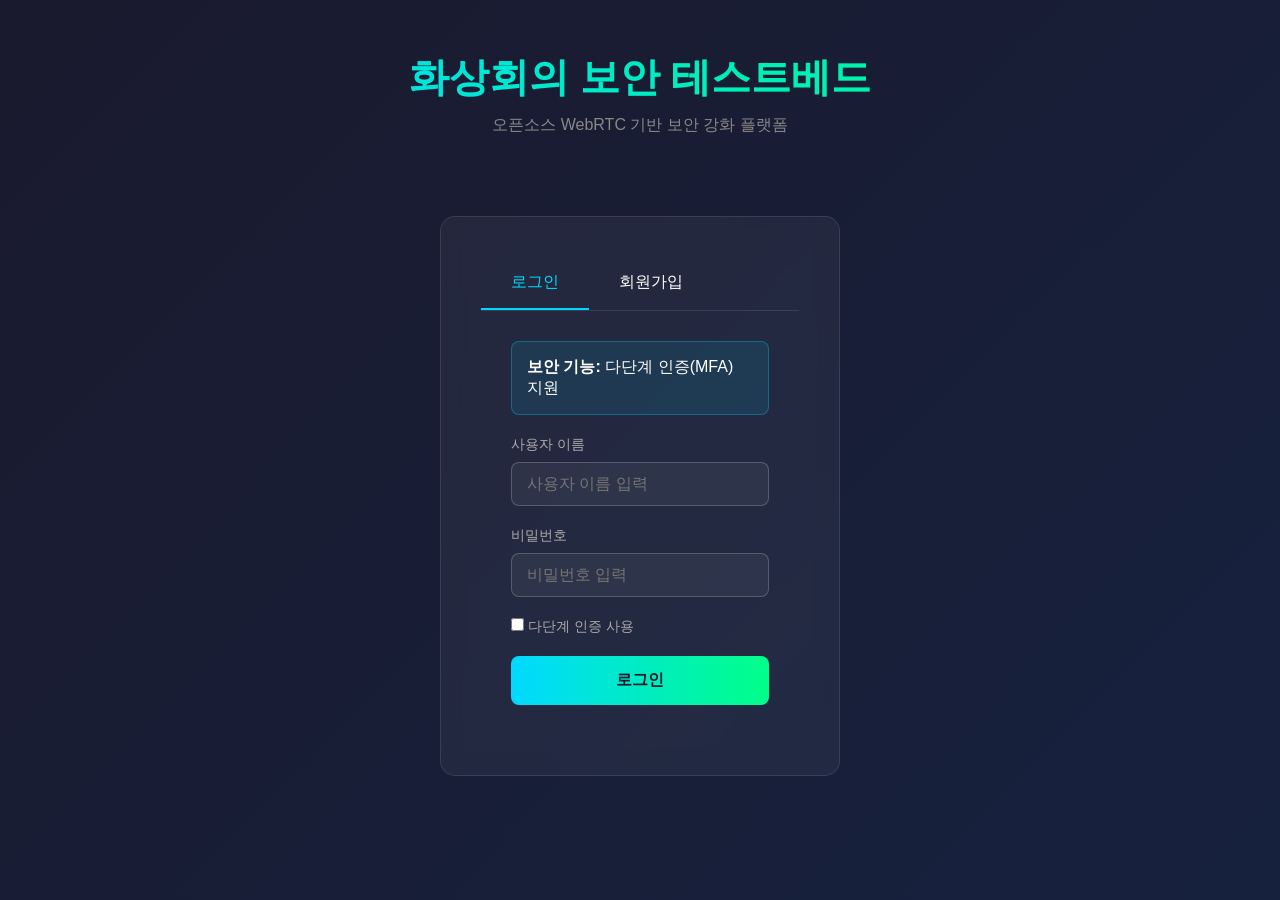
<file: 화상회의/video-conference-security/client/index.html>
<!DOCTYPE html>
<html lang="ko">
<head>
    <meta charset="UTF-8">
    <meta name="viewport" content="width=device-width, initial-scale=1.0">
    <title>화상회의 보안 테스트베드</title>
    <style>
        * {
            margin: 0;
            padding: 0;
            box-sizing: border-box;
        }
        
        body {
            font-family: 'Segoe UI', Tahoma, Geneva, Verdana, sans-serif;
            background: linear-gradient(135deg, #1a1a2e 0%, #16213e 100%);
            min-height: 100vh;
            color: #fff;
        }
        
        .container {
            max-width: 1200px;
            margin: 0 auto;
            padding: 20px;
        }
        
        header {
            text-align: center;
            padding: 30px 0;
        }
        
        h1 {
            font-size: 2.5rem;
            margin-bottom: 10px;
            background: linear-gradient(90deg, #00d9ff, #00ff88);
            -webkit-background-clip: text;
            -webkit-text-fill-color: transparent;
        }
        
        .subtitle {
            color: #888;
            font-size: 1rem;
        }
        
        .login-container {
            max-width: 400px;
            margin: 50px auto;
            background: rgba(255, 255, 255, 0.05);
            border-radius: 15px;
            padding: 40px;
            backdrop-filter: blur(10px);
            border: 1px solid rgba(255, 255, 255, 0.1);
        }
        
        .form-group {
            margin-bottom: 20px;
        }
        
        label {
            display: block;
            margin-bottom: 8px;
            color: #aaa;
            font-size: 0.9rem;
        }
        
        input[type="text"],
        input[type="password"],
        input[type="email"] {
            width: 100%;
            padding: 12px 15px;
            border: 1px solid rgba(255, 255, 255, 0.2);
            border-radius: 8px;
            background: rgba(255, 255, 255, 0.05);
            color: #fff;
            font-size: 1rem;
            transition: all 0.3s;
        }
        
        input:focus {
            outline: none;
            border-color: #00d9ff;
            box-shadow: 0 0 20px rgba(0, 217, 255, 0.2);
        }
        
        .btn {
            width: 100%;
            padding: 14px;
            border: none;
            border-radius: 8px;
            font-size: 1rem;
            font-weight: 600;
            cursor: pointer;
            transition: all 0.3s;
        }
        
        .btn-primary {
            background: linear-gradient(90deg, #00d9ff, #00ff88);
            color: #1a1a2e;
        }
        
        .btn-primary:hover {
            transform: translateY(-2px);
            box-shadow: 0 10px 30px rgba(0, 217, 255, 0.3);
        }
        
        .btn-secondary {
            background: transparent;
            border: 1px solid rgba(255, 255, 255, 0.3);
            color: #fff;
            margin-top: 10px;
        }
        
        .btn-secondary:hover {
            background: rgba(255, 255, 255, 0.1);
        }
        
        .meeting-container {
            display: none;
            background: rgba(255, 255, 255, 0.05);
            border-radius: 15px;
            overflow: hidden;
            margin-top: 30px;
        }
        
        #jitsi-frame {
            width: 100%;
            height: 600px;
            border: none;
        }
        
        .security-info {
            display: flex;
            justify-content: space-around;
            padding: 20px;
            background: rgba(0, 0, 0, 0.3);
            border-top: 1px solid rgba(255, 255, 255, 0.1);
        }
        
        .security-badge {
            text-align: center;
        }
        
        .security-badge .icon {
            font-size: 1.5rem;
            margin-bottom: 5px;
        }
        
        .security-badge .label {
            font-size: 0.8rem;
            color: #888;
        }
        
        .security-badge .value {
            color: #00ff88;
            font-weight: 600;
        }
        
        .tabs {
            display: flex;
            border-bottom: 1px solid rgba(255, 255, 255, 0.1);
        }
        
        .tab {
            padding: 15px 30px;
            cursor: pointer;
            border-bottom: 2px solid transparent;
            transition: all 0.3s;
        }
        
        .tab.active {
            border-bottom-color: #00d9ff;
            color: #00d9ff;
        }
        
        .tab-content {
            display: none;
            padding: 30px;
        }
        
        .tab-content.active {
            display: block;
        }
        
        .alert {
            padding: 15px;
            border-radius: 8px;
            margin-bottom: 20px;
        }
        
        .alert-info {
            background: rgba(0, 217, 255, 0.1);
            border: 1px solid rgba(0, 217, 255, 0.3);
        }
        
        .alert-success {
            background: rgba(0, 255, 136, 0.1);
            border: 1px solid rgba(0, 255, 136, 0.3);
        }
        
        .feature-list {
            list-style: none;
        }
        
        .feature-list li {
            padding: 10px 0;
            border-bottom: 1px solid rgba(255, 255, 255, 0.05);
        }
        
        .feature-list li::before {
            content: "✓";
            color: #00ff88;
            margin-right: 10px;
        }
    </style>
</head>
<body>
    <div class="container">
        <header>
            <h1>화상회의 보안 테스트베드</h1>
            <p class="subtitle">오픈소스 WebRTC 기반 보안 강화 플랫폼</p>
        </header>
        
        <!-- 로그인 화면 -->
        <div id="login-screen" class="login-container">
            <div class="tabs">
                <div class="tab active" onclick="showTab('login')">로그인</div>
                <div class="tab" onclick="showTab('register')">회원가입</div>
            </div>
            
            <div id="login-tab" class="tab-content active">
                <div class="alert alert-info">
                    <strong>보안 기능:</strong> 다단계 인증(MFA) 지원
                </div>
                
                <div class="form-group">
                    <label>사용자 이름</label>
                    <input type="text" id="username" placeholder="사용자 이름 입력">
                </div>
                
                <div class="form-group">
                    <label>비밀번호</label>
                    <input type="password" id="password" placeholder="비밀번호 입력">
                </div>
                
                <div class="form-group">
                    <label>
                        <input type="checkbox" id="mfa-enabled"> 다단계 인증 사용
                    </label>
                </div>
                
                <button class="btn btn-primary" onclick="login()">로그인</button>
            </div>
            
            <div id="register-tab" class="tab-content">
                <div class="form-group">
                    <label>사용자 이름</label>
                    <input type="text" id="reg-username" placeholder="사용자 이름 입력">
                </div>
                
                <div class="form-group">
                    <label>이메일</label>
                    <input type="email" id="reg-email" placeholder="이메일 입력">
                </div>
                
                <div class="form-group">
                    <label>비밀번호</label>
                    <input type="password" id="reg-password" placeholder="비밀번호 입력">
                </div>
                
                <button class="btn btn-primary" onclick="register()">회원가입</button>
            </div>
        </div>
        
        <!-- 회의실 화면 -->
        <div id="meeting-screen" class="meeting-container">
            <div class="tabs">
                <div class="tab active" onclick="showTab('join')">회의 참여</div>
                <div class="tab" onclick="showTab('create')">회의 생성</div>
                <div class="tab" onclick="showTab('security')">보안 설정</div>
            </div>
            
            <div id="join-tab" class="tab-content active">
                <div class="form-group">
                    <label>회의室 ID</label>
                    <input type="text" id="meeting-id" placeholder="회의室 ID 입력">
                </div>
                
                <button class="btn btn-primary" onclick="joinMeeting()">회의 참여</button>
            </div>
            
            <div id="create-tab" class="tab-content">
                <div class="form-group">
                    <label>회의室 이름</label>
                    <input type="text" id="new-meeting-name" placeholder="회의室 이름 입력">
                </div>
                
                <div class="form-group">
                    <label>
                        <input type="checkbox" id="e2ee-enabled"> 종단 간 암호화(E2EE) 활성화
                    </label>
                </div>
                
                <div class="form-group">
                    <label>
                        <input type="checkbox" id="lobby-enabled"> 로비 모드 활성화
                    </label>
                </div>
                
                <button class="btn btn-primary" onclick="createMeeting()">회의室 생성</button>
            </div>
            
            <div id="security-tab" class="tab-content">
                <div class="alert alert-success">
                    <strong>활성화된 보안 기능:</strong>
                </div>
                
                <ul class="feature-list">
                    <li>AES-256-GCM 암호화</li>
                    <li>RSA-4096 키 교환</li>
                    <li>다단계 인증 (MFA)</li>
                    <li>종단 간 암호화 (E2EE)</li>
                    <li>세션 고정 공격 방어</li>
                    <li>메타데이터 보호</li>
                    <li>입력 검증 및 샌드박스</li>
                </ul>
            </div>
            
            <!-- Jitsi Meet 임베드 -->
            <iframe id="jitsi-frame" allow="camera; microphone; fullscreen; display-capture"></iframe>
            
            <!-- 보안 정보 -->
            <div class="security-info">
                <div class="security-badge">
                    <div class="icon">🔐</div>
                    <div class="label">암호화</div>
                    <div class="value">AES-256</div>
                </div>
                <div class="security-badge">
                    <div class="icon">🔑</div>
                    <div class="label">키 교환</div>
                    <div class="value">RSA-4096</div>
                </div>
                <div class="security-badge">
                    <div class="icon">🛡️</div>
                    <div class="label">E2EE</div>
                    <div class="value">활성화</div>
                </div>
                <div class="security-badge">
                    <div class="icon">✅</div>
                    <div class="label">MFA</div>
                    <div class="value">활성화</div>
                </div>
            </div>
        </div>
    </div>
    
    <script>
        // 탭 전환
        function showTab(tabName) {
            // 탭 버튼
            document.querySelectorAll('.tab').forEach(tab => {
                tab.classList.remove('active');
            });
            event.target.classList.add('active');
            
            // 탭 콘텐츠
            document.querySelectorAll('.tab-content').forEach(content => {
                content.classList.remove('active');
            });
            document.getElementById(tabName + '-tab').classList.add('active');
        }
        
        // 로그인
        function login() {
            const username = document.getElementById('username').value;
            const password = document.getElementById('password').value;
            const mfaEnabled = document.getElementById('mfa-enabled').checked;
            
            if (!username || !password) {
                alert('사용자 이름과 비밀번호를 입력해주세요.');
                return;
            }
            
            // 실제 구현에서는 서버와 통신
            console.log('로그인 시도:', { username, mfaEnabled });
            
            // 회의실 화면으로 전환
            document.getElementById('login-screen').style.display = 'none';
            document.getElementById('meeting-screen').style.display = 'block';
        }
        
        // 회원가입
        function register() {
            const username = document.getElementById('reg-username').value;
            const email = document.getElementById('reg-email').value;
            const password = document.getElementById('reg-password').value;
            
            if (!username || !email || !password) {
                alert('모든 필드를 입력해주세요.');
                return;
            }
            
            // 실제 구현에서는 서버와 통신
            console.log('회원가입:', { username, email });
            alert('회원가입이 완료되었습니다.');
        }
        
        // 회의 참여
        function joinMeeting() {
            const meetingId = document.getElementById('meeting-id').value;
            
            if (!meetingId) {
                alert('회의室 ID를 입력해주세요.');
                return;
            }
            
            // Jitsi Meet URL 구성
            const jitsiUrl = `https://meet.jit.si/${meetingId}#config.prejoinPageEnabled=false&config.startWithAudioMuted=true&config.startWithVideoMuted=true`;
            
            document.getElementById('jitsi-frame').src = jitsiUrl;
            console.log('회의 참여:', meetingId);
        }
        
        // 회의 생성
        function createMeeting() {
            const meetingName = document.getElementById('new-meeting-name').value;
            const e2eeEnabled = document.getElementById('e2ee-enabled').checked;
            const lobbyEnabled = document.getElementById('lobby-enabled').checked;
            
            if (!meetingName) {
                alert('회의室 이름을 입력해주세요.');
                return;
            }
            
            // 고유 회의室 ID 생성
            const meetingId = 'secure-' + Math.random().toString(36).substr(2, 9);
            
            // Jitsi Meet URL 구성 (보안 옵션 포함)
            let jitsiUrl = `https://meet.jit.si/${meetingId}`;
            jitsiUrl += '#config.prejoinPageEnabled=false';
            
            if (lobbyEnabled) {
                jitsiUrl += '&config.enableLobby=true';
            }
            
            document.getElementById('jitsi-frame').src = jitsiUrl;
            console.log('회의 생성:', { meetingId, meetingName, e2eeEnabled, lobbyEnabled });
        }
        
        // 보안 모듈 통합 (Python/Java와 연동 시)
        class SecurityClient {
            constructor() {
                this.encryptionEnabled = true;
                this.mfaEnabled = true;
            }
            
            async encryptMessage(message) {
                // Python 암호화 모듈과 연동
                console.log('메시지 암호화:', message);
                return message;
            }
            
            async validateSession() {
                // Java 인증 모듈과 연동
                console.log('세션 검증');
                return true;
            }
        }
        
        // 보안 클라이언트 초기화
        const securityClient = new SecurityClient();
    </script>
</body>
</html>
</file>
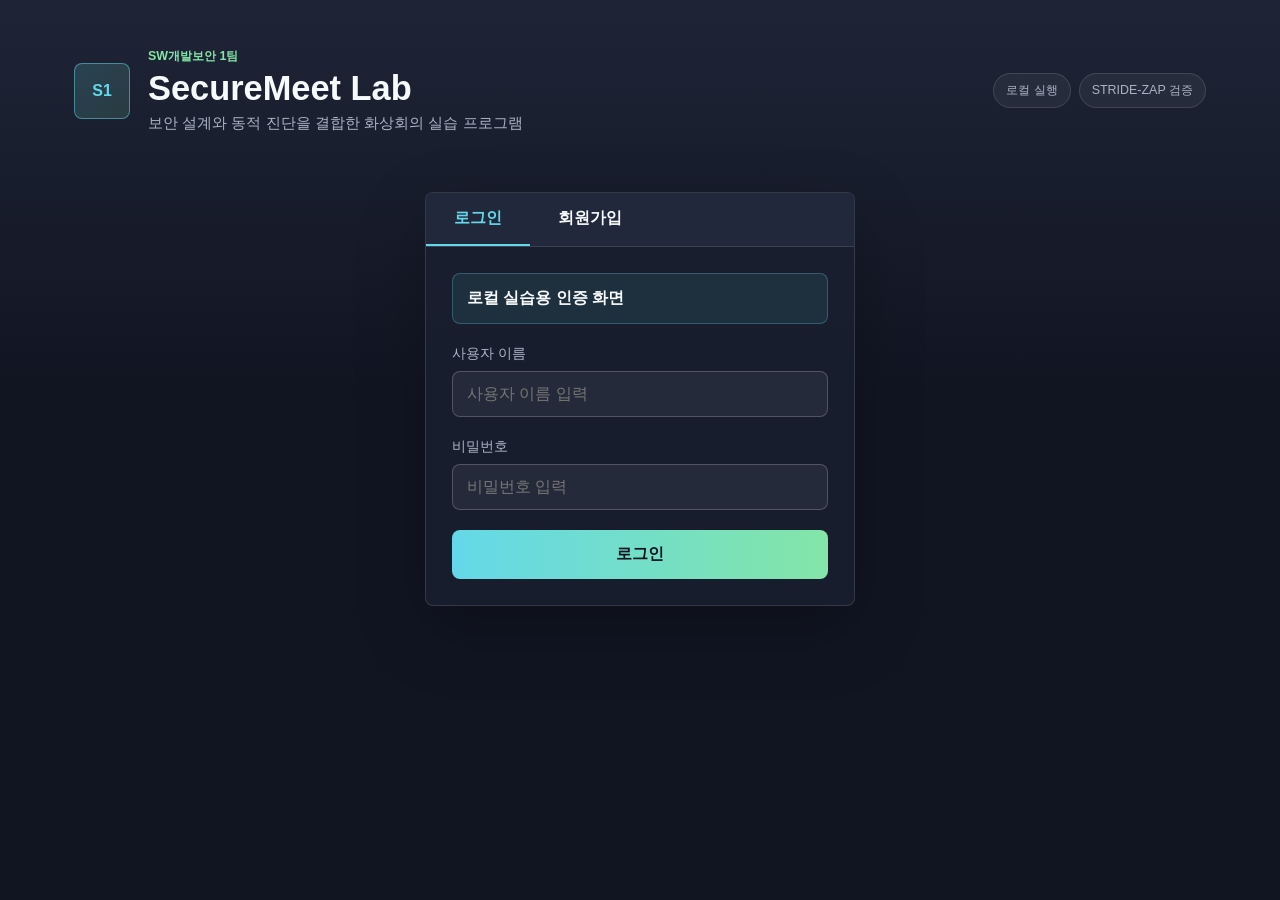
<file: 화상회의/zoom-/client/index.html>
<!DOCTYPE html>
<html lang="ko">
<head>
    <meta charset="UTF-8">
    <meta name="viewport" content="width=device-width, initial-scale=1.0">
    <meta name="referrer" content="no-referrer">
    <title>SW개발보안 1팀 SecureMeet</title>
    <link rel="stylesheet" href="styles.css">

</head>
<body>
    <div class="container">
        <header class="app-header">
            <div class="brand-group">
                <div class="brand-mark" aria-hidden="true">S1</div>
                <div>
                    <p class="eyebrow">SW개발보안 1팀</p>
                    <h1>SecureMeet Lab</h1>
                    <p class="subtitle">보안 설계와 동적 진단을 결합한 화상회의 실습 프로그램</p>
                </div>
            </div>
            <div class="header-meta" aria-label="프로그램 정보">
                <span>로컬 실행</span>
                <span>STRIDE-ZAP 검증</span>
            </div>
        </header>
        
        <!-- 로그인 화면 -->
        <div id="login-screen" class="login-container">
            <div class="tabs">
                <button type="button" class="tab active" data-tab-target="login">로그인</button>
                <button type="button" class="tab" data-tab-target="register">회원가입</button>
            </div>
            
            <div id="login-tab" class="tab-content active">
                <div class="alert alert-info">
                    <strong>로컬 실습용 인증 화면</strong>
                </div>
                
                <div class="form-group">
                    <label>사용자 이름</label>
                    <input type="text" id="username" placeholder="사용자 이름 입력">
                </div>
                
                <div class="form-group">
                    <label>비밀번호</label>
                    <input type="password" id="password" placeholder="비밀번호 입력">
                </div>
                
                <button type="button" id="login-button" class="btn btn-primary">로그인</button>
            </div>
            
            <div id="register-tab" class="tab-content">
                <div class="form-group">
                    <label>사용자 이름</label>
                    <input type="text" id="reg-username" placeholder="사용자 이름 입력">
                </div>
                
                <div class="form-group">
                    <label>이메일</label>
                    <input type="email" id="reg-email" placeholder="이메일 입력">
                </div>
                
                <div class="form-group">
                    <label>비밀번호</label>
                    <input type="password" id="reg-password" placeholder="비밀번호 입력">
                </div>
                
                <button type="button" id="register-button" class="btn btn-primary">회원가입</button>
            </div>
        </div>
        
        <!-- 회의실 화면 -->
        <div id="meeting-screen" class="meeting-container">
            <div class="meeting-banner">
                <div>
                    <p class="eyebrow">SW개발보안 1팀 프로그램</p>
                    <h2>보안 회의 콘솔</h2>
                    <p class="subtitle">회의 참여, 생성, 보안 설정을 한 화면에서 관리합니다.</p>
                </div>
                <div class="status-pill" aria-label="회의 상태">
                    <span id="active-meeting-label">회의 대기 중</span>
                    <span>보안 점검 모드</span>
                </div>
            </div>
            <div class="tabs">
                <button type="button" class="tab active" data-tab-target="join">회의 참여</button>
                <button type="button" class="tab" data-tab-target="create">회의 생성</button>
                <button type="button" class="tab" data-tab-target="security">보안 설정</button>
            </div>
            
            <div id="join-tab" class="tab-content active">
                <div class="form-group">
                    <label>회의실 ID</label>
                    <input type="text" id="meeting-id" placeholder="회의실 ID 입력">
                </div>
                
                <button type="button" id="join-meeting-button" class="btn btn-primary">회의 참여</button>
            </div>
            
            <div id="create-tab" class="tab-content">
                <div class="form-group">
                    <label>회의실 이름</label>
                    <input type="text" id="new-meeting-name" placeholder="회의실 이름 입력">
                </div>
                
                <div class="form-group">
                    <label>
                        <input type="checkbox" id="e2ee-enabled"> 종단 간 암호화(E2EE) 활성화
                    </label>
                </div>
                
                <div class="form-group">
                    <label>
                        <input type="checkbox" id="lobby-enabled"> 로비 모드 활성화
                    </label>
                </div>
                
                <button type="button" id="create-meeting-button" class="btn btn-primary">회의실 생성</button>
            </div>
            
            <div id="security-tab" class="tab-content">
                <div class="alert alert-success">
                    <strong>이 화면에서 점검하는 보안 항목:</strong>
                </div>
                
                <ul class="feature-list">
                    <li>회의실 ID allow-list 입력 검증</li>
                    <li>암호학적 난수 기반 회의실 ID 생성</li>
                    <li>Jitsi Meet 임베드 시 P2P 비활성화 옵션 전달</li>
                    <li>초기 오디오·비디오 음소거 및 초대 기능 제한 옵션 전달</li>
                    <li>iframe sandbox와 no-referrer 정책 적용</li>
                    <li>보안 헤더는 secure_static_server.py에서 HTTP 응답 헤더로 적용</li>
                    <li>E2EE와 로비 모드는 외부 회의 엔진 지원 범위 안에서 요청</li>
                </ul>
            </div>
            
            <!-- 외부 WebRTC 회의 엔진 임베드 -->
            <div id="conference-shell" class="conference-shell">
                <div id="conference-placeholder" class="conference-placeholder">
                    <div>
                        <div class="placeholder-mark" aria-hidden="true">S1</div>
                        <strong>SW개발보안 1팀 보안 회의실</strong>
                        <span>회의 ID를 입력하거나 새 회의를 생성하면 보안 회의 화면이 열립니다.</span>
                    </div>
                </div>
                <div class="conference-brand-overlay" aria-hidden="true">
                    <strong>SW개발보안 1팀</strong>
                    <span>SecureMeet Lab</span>
                </div>
                <iframe
                    id="conference-frame"
                    title="SW개발보안 1팀 SecureMeet 회의 화면"
                    allow="camera; microphone; fullscreen; display-capture"
                    referrerpolicy="no-referrer"
                    sandbox="allow-scripts allow-same-origin allow-forms allow-popups allow-presentation allow-modals allow-downloads"></iframe>
            </div>
            
            <!-- 보안 정보 -->
            <div class="security-info">
                <div class="security-badge">
                    <div class="icon">ID</div>
                    <div class="label">회의 ID</div>
                    <div class="value">Allow-list</div>
                </div>
                <div class="security-badge">
                    <div class="icon">RNG</div>
                    <div class="label">회의 생성</div>
                    <div class="value">Crypto API</div>
                </div>
                <div class="security-badge">
                    <div class="icon">CSP</div>
                    <div class="label">브라우저 정책</div>
                    <div class="value">헤더 적용</div>
                </div>
                <div class="security-badge">
                    <div class="icon">BOX</div>
                    <div class="label">임베드</div>
                    <div class="value">Sandbox</div>
                </div>
            </div>
        </div>
    </div>
    <script src="app.js" defer></script>
</body>
</html>
</file>
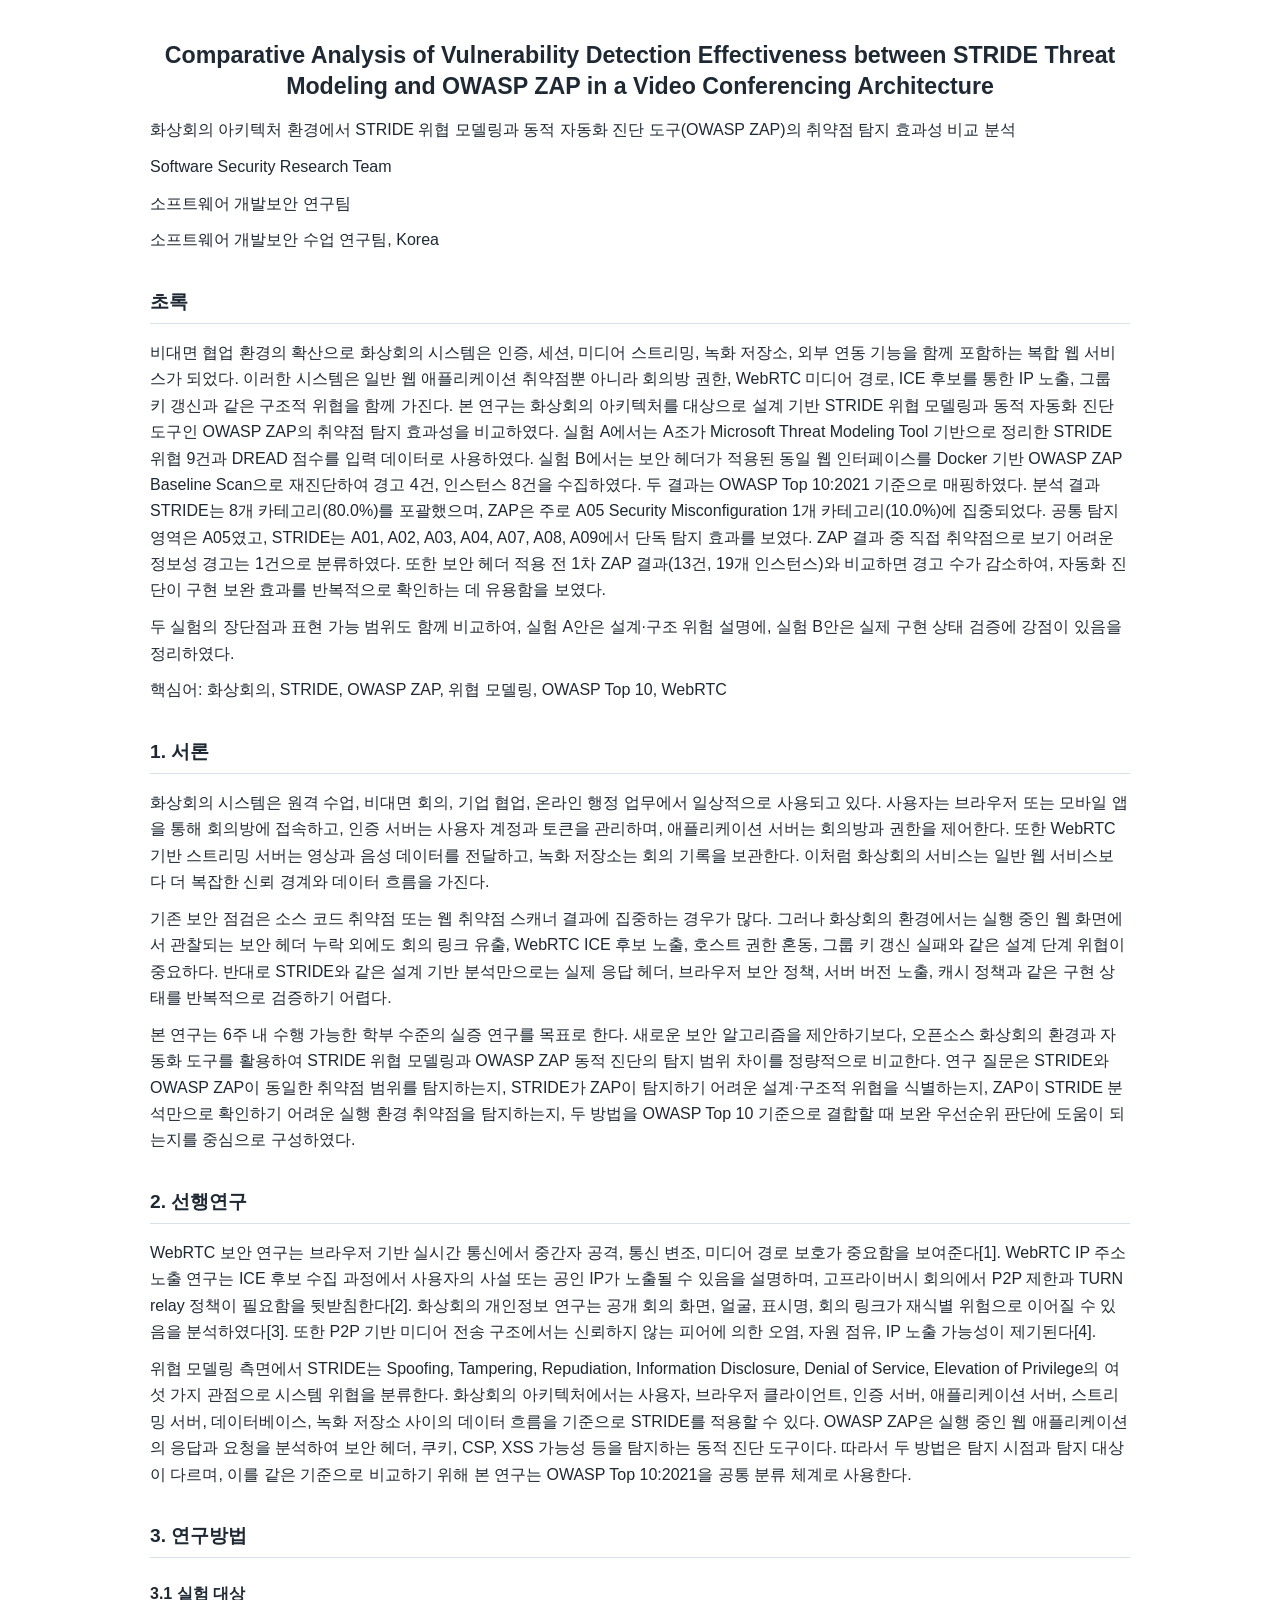
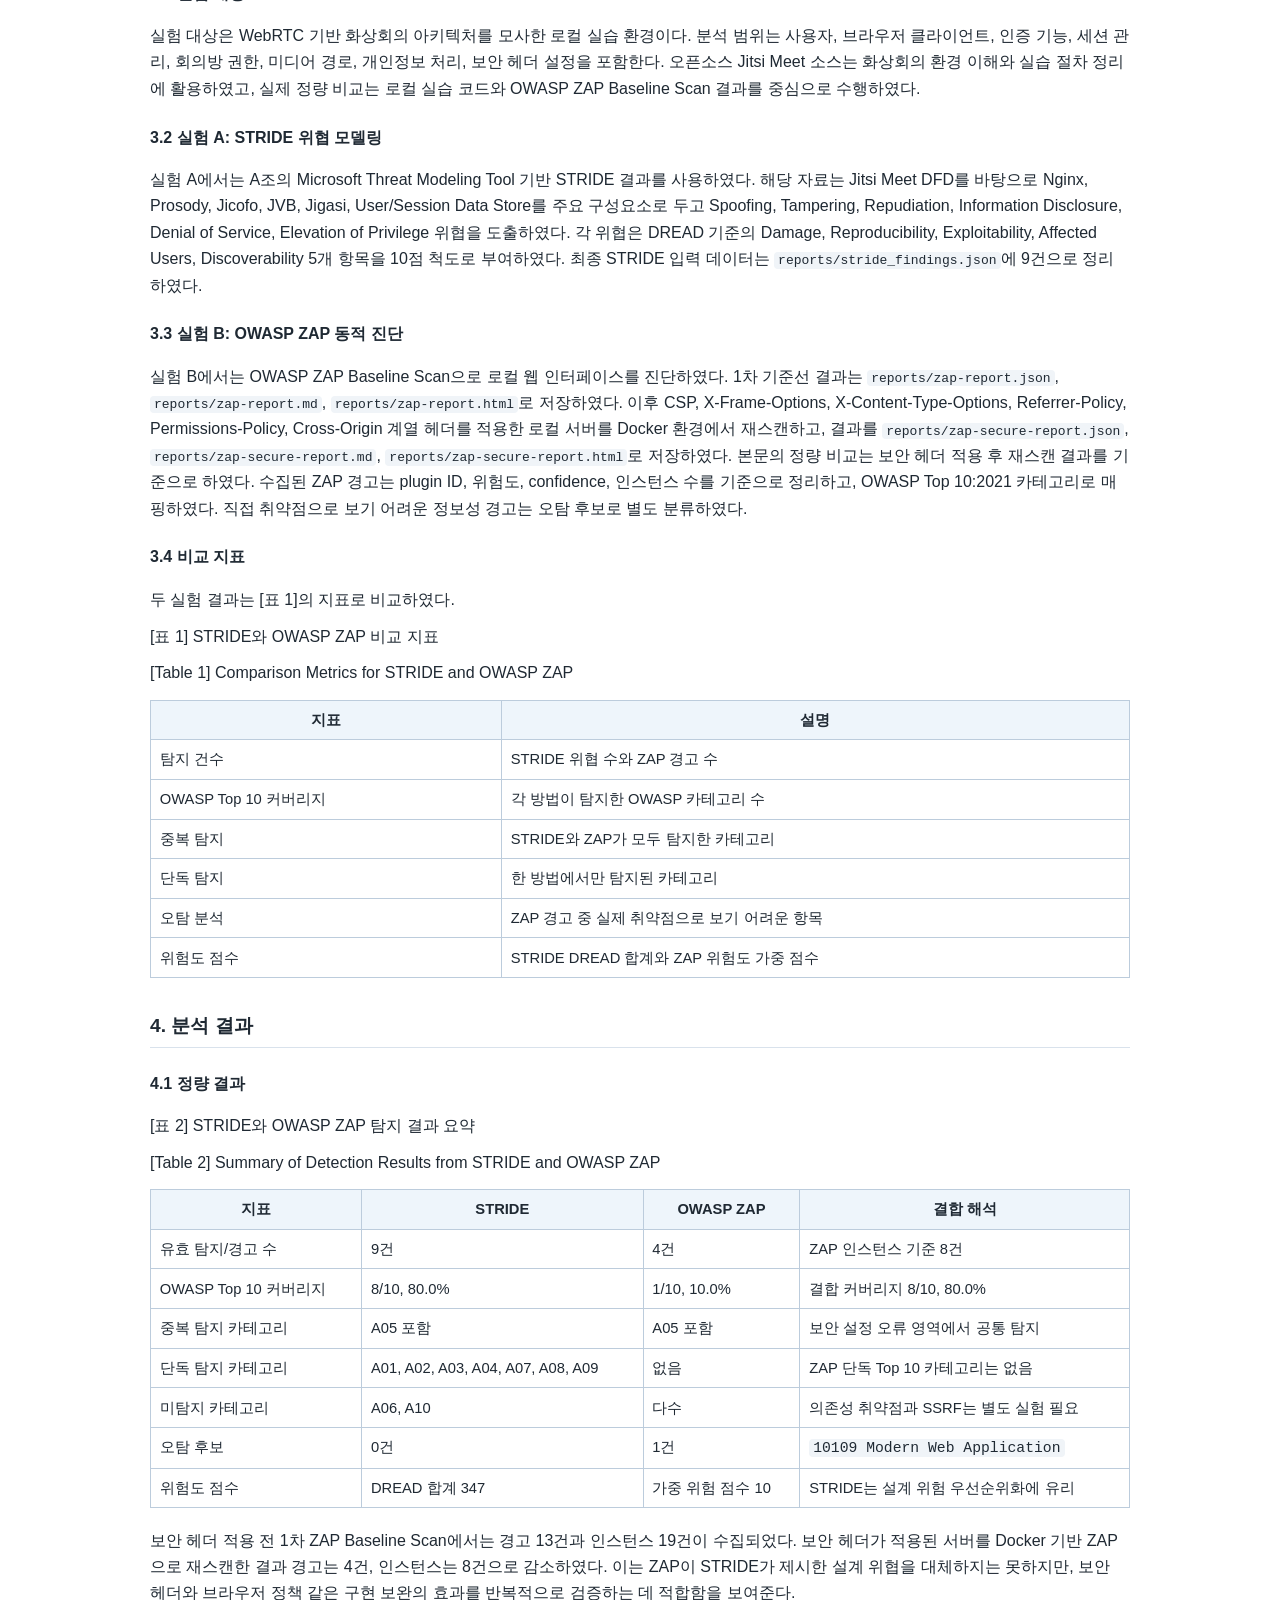
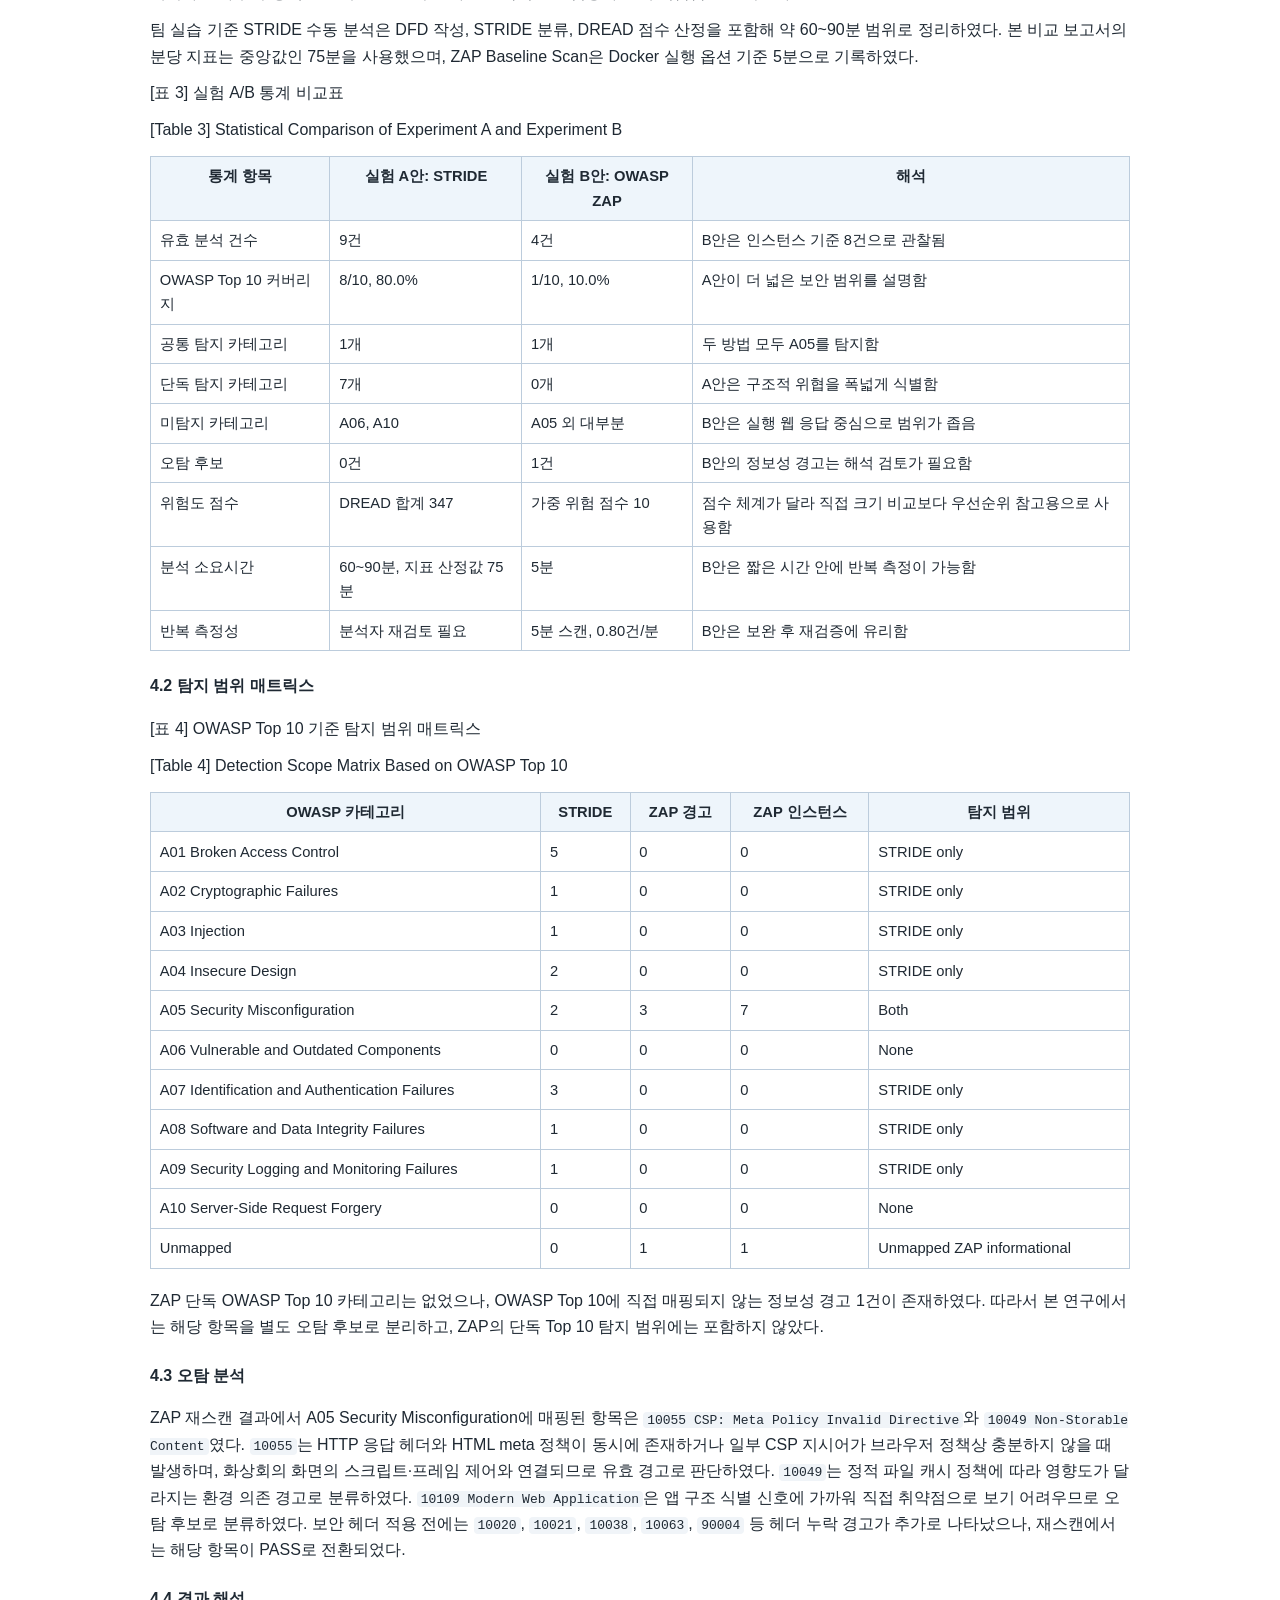
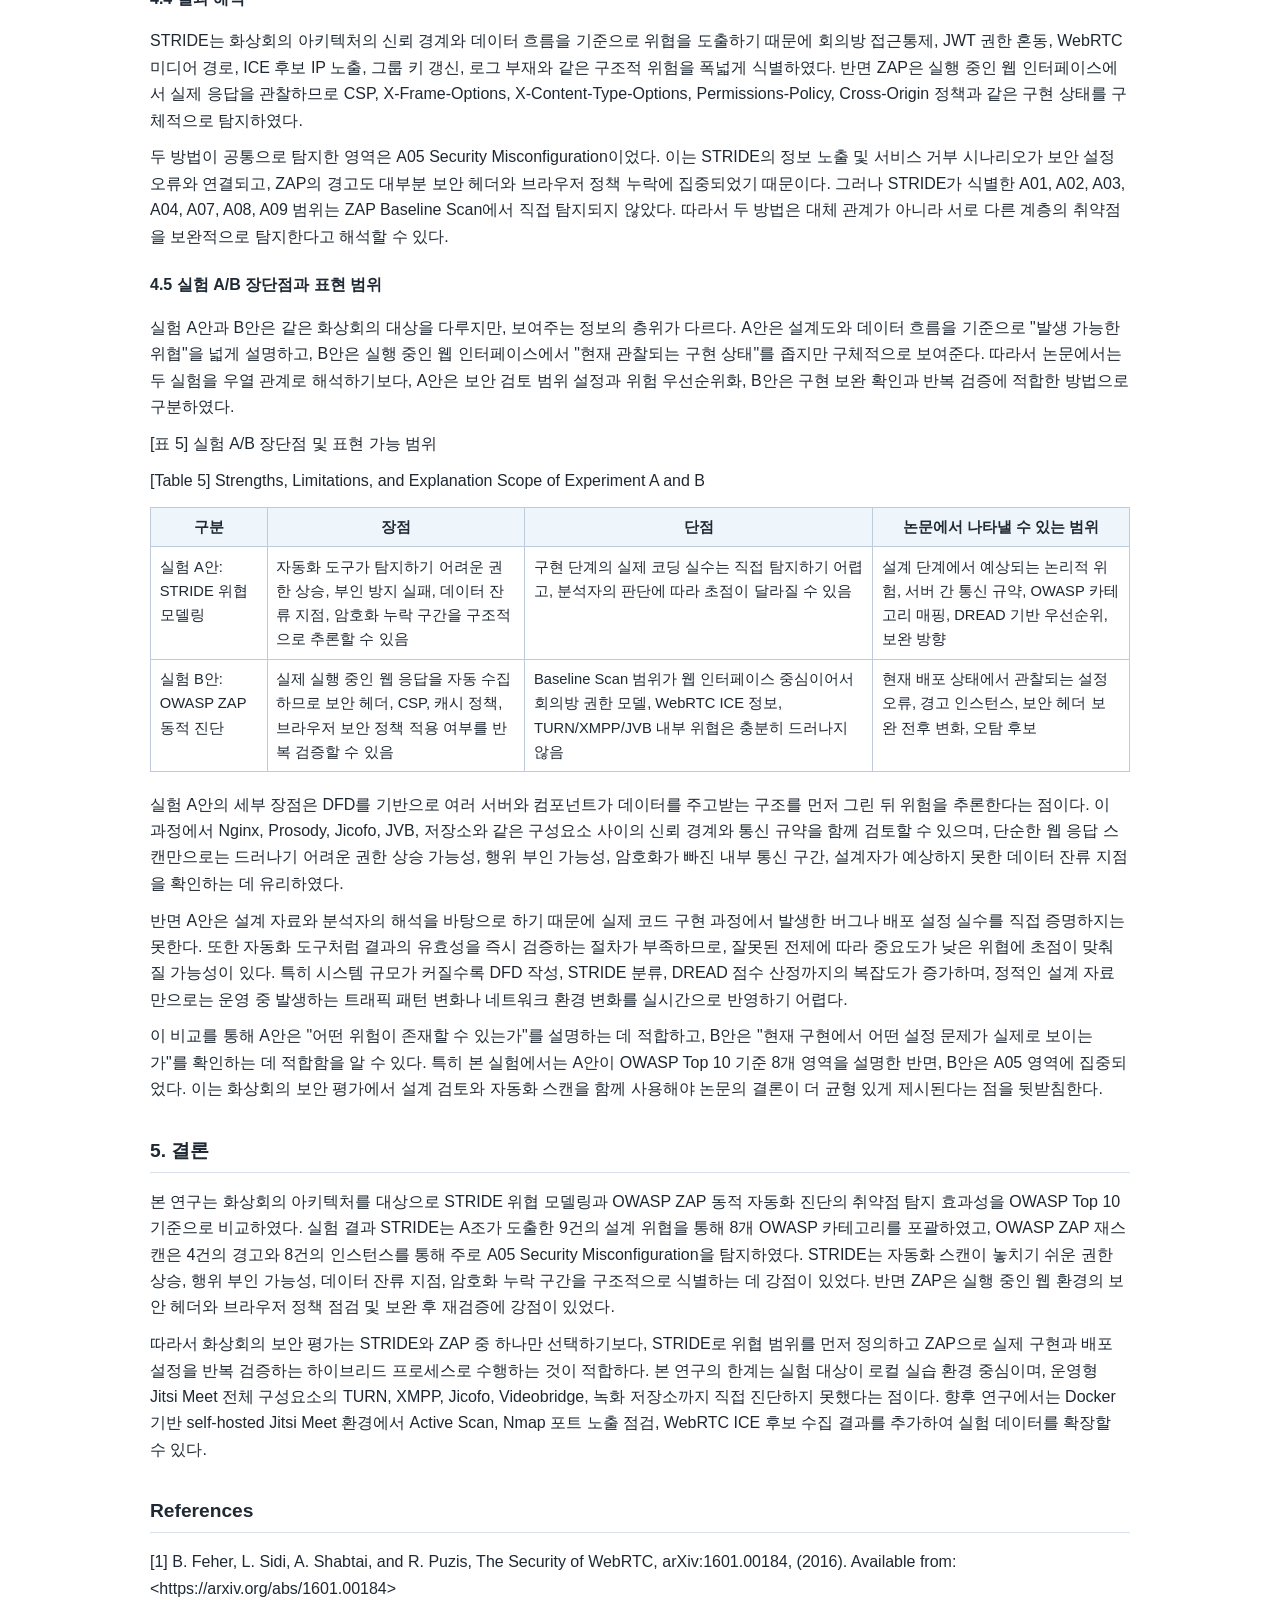
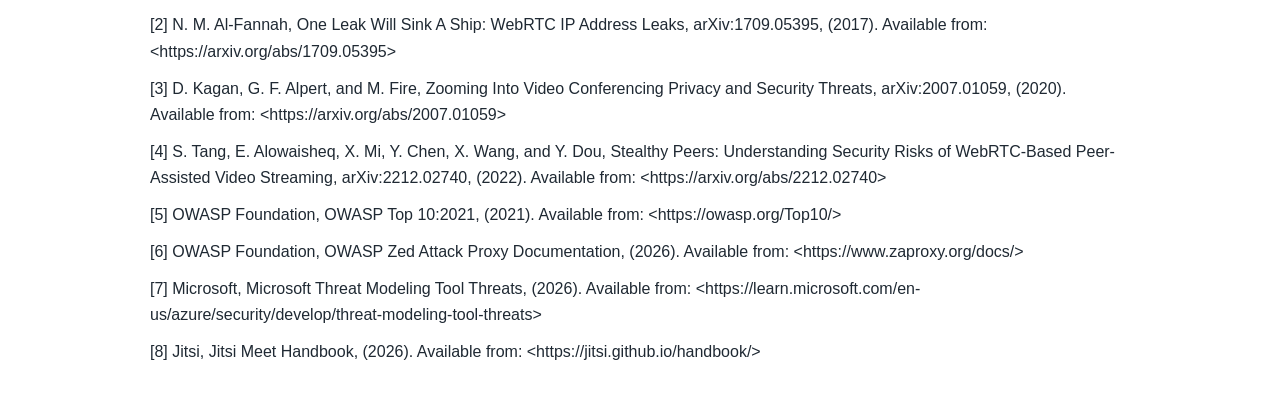
<file: 논문_작성본_VSC.html>
<!doctype html>
<html lang="ko">
<!-- Generated from paper_draft.md. Edit paper_draft.md instead. -->

<head>
  <meta charset="utf-8">
  <meta name="viewport" content="width=device-width, initial-scale=1">
  <title>논문 작성본 VSC</title>
  <style>body {
  color: #1f2933;
  font-family: "Malgun Gothic", "Apple SD Gothic Neo", Arial, sans-serif;
  line-height: 1.65;
  margin: 40px auto;
  max-width: 980px;
  padding: 0 24px;
}
h1 {
  font-size: 1.45rem;
  line-height: 1.35;
  margin: 0.9rem 0;
  text-align: center;
}
h2 {
  border-bottom: 1px solid #d9e2ec;
  font-size: 1.2rem;
  margin-top: 2rem;
  padding-bottom: 0.35rem;
}
h3 {
  font-size: 1rem;
  margin-top: 1.4rem;
}
p {
  margin: 0.65rem 0;
}
table {
  border-collapse: collapse;
  font-size: 0.92rem;
  margin: 0.8rem 0 1.2rem;
  width: 100%;
}
th, td {
  border: 1px solid #bcccdc;
  padding: 0.45rem 0.55rem;
  vertical-align: top;
}
th {
  background: #eef5fb;
  font-weight: 700;
  text-align: center;
}
code {
  background: #f0f4f8;
  border-radius: 4px;
  padding: 0.05rem 0.25rem;
}</style>
</head>
<body>
<h1>Comparative Analysis of Vulnerability Detection Effectiveness between STRIDE Threat Modeling and OWASP ZAP in a Video Conferencing Architecture</h1>
<p>화상회의 아키텍처 환경에서 STRIDE 위협 모델링과 동적 자동화 진단 도구(OWASP ZAP)의 취약점 탐지 효과성 비교 분석</p>
<p>Software Security Research Team</p>
<p>소프트웨어 개발보안 연구팀</p>
<p>소프트웨어 개발보안 수업 연구팀, Korea</p>
<h2>초록</h2>
<p>비대면 협업 환경의 확산으로 화상회의 시스템은 인증, 세션, 미디어 스트리밍, 녹화 저장소, 외부 연동 기능을 함께 포함하는 복합 웹 서비스가 되었다. 이러한 시스템은 일반 웹 애플리케이션 취약점뿐 아니라 회의방 권한, WebRTC 미디어 경로, ICE 후보를 통한 IP 노출, 그룹 키 갱신과 같은 구조적 위협을 함께 가진다. 본 연구는 화상회의 아키텍처를 대상으로 설계 기반 STRIDE 위협 모델링과 동적 자동화 진단 도구인 OWASP ZAP의 취약점 탐지 효과성을 비교하였다. 실험 A에서는 A조가 Microsoft Threat Modeling Tool 기반으로 정리한 STRIDE 위협 9건과 DREAD 점수를 입력 데이터로 사용하였다. 실험 B에서는 보안 헤더가 적용된 동일 웹 인터페이스를 Docker 기반 OWASP ZAP Baseline Scan으로 재진단하여 경고 4건, 인스턴스 8건을 수집하였다. 두 결과는 OWASP Top 10:2021 기준으로 매핑하였다. 분석 결과 STRIDE는 8개 카테고리(80.0%)를 포괄했으며, ZAP은 주로 A05 Security Misconfiguration 1개 카테고리(10.0%)에 집중되었다. 공통 탐지 영역은 A05였고, STRIDE는 A01, A02, A03, A04, A07, A08, A09에서 단독 탐지 효과를 보였다. ZAP 결과 중 직접 취약점으로 보기 어려운 정보성 경고는 1건으로 분류하였다. 또한 보안 헤더 적용 전 1차 ZAP 결과(13건, 19개 인스턴스)와 비교하면 경고 수가 감소하여, 자동화 진단이 구현 보완 효과를 반복적으로 확인하는 데 유용함을 보였다.</p>
<p>두 실험의 장단점과 표현 가능 범위도 함께 비교하여, 실험 A안은 설계·구조 위험 설명에, 실험 B안은 실제 구현 상태 검증에 강점이 있음을 정리하였다.</p>
<p>핵심어: 화상회의, STRIDE, OWASP ZAP, 위협 모델링, OWASP Top 10, WebRTC</p>
<h2>1. 서론</h2>
<p>화상회의 시스템은 원격 수업, 비대면 회의, 기업 협업, 온라인 행정 업무에서 일상적으로 사용되고 있다. 사용자는 브라우저 또는 모바일 앱을 통해 회의방에 접속하고, 인증 서버는 사용자 계정과 토큰을 관리하며, 애플리케이션 서버는 회의방과 권한을 제어한다. 또한 WebRTC 기반 스트리밍 서버는 영상과 음성 데이터를 전달하고, 녹화 저장소는 회의 기록을 보관한다. 이처럼 화상회의 서비스는 일반 웹 서비스보다 더 복잡한 신뢰 경계와 데이터 흐름을 가진다.</p>
<p>기존 보안 점검은 소스 코드 취약점 또는 웹 취약점 스캐너 결과에 집중하는 경우가 많다. 그러나 화상회의 환경에서는 실행 중인 웹 화면에서 관찰되는 보안 헤더 누락 외에도 회의 링크 유출, WebRTC ICE 후보 노출, 호스트 권한 혼동, 그룹 키 갱신 실패와 같은 설계 단계 위협이 중요하다. 반대로 STRIDE와 같은 설계 기반 분석만으로는 실제 응답 헤더, 브라우저 보안 정책, 서버 버전 노출, 캐시 정책과 같은 구현 상태를 반복적으로 검증하기 어렵다.</p>
<p>본 연구는 6주 내 수행 가능한 학부 수준의 실증 연구를 목표로 한다. 새로운 보안 알고리즘을 제안하기보다, 오픈소스 화상회의 환경과 자동화 도구를 활용하여 STRIDE 위협 모델링과 OWASP ZAP 동적 진단의 탐지 범위 차이를 정량적으로 비교한다. 연구 질문은 STRIDE와 OWASP ZAP이 동일한 취약점 범위를 탐지하는지, STRIDE가 ZAP이 탐지하기 어려운 설계·구조적 위협을 식별하는지, ZAP이 STRIDE 분석만으로 확인하기 어려운 실행 환경 취약점을 탐지하는지, 두 방법을 OWASP Top 10 기준으로 결합할 때 보완 우선순위 판단에 도움이 되는지를 중심으로 구성하였다.</p>
<h2>2. 선행연구</h2>
<p>WebRTC 보안 연구는 브라우저 기반 실시간 통신에서 중간자 공격, 통신 변조, 미디어 경로 보호가 중요함을 보여준다[1]. WebRTC IP 주소 노출 연구는 ICE 후보 수집 과정에서 사용자의 사설 또는 공인 IP가 노출될 수 있음을 설명하며, 고프라이버시 회의에서 P2P 제한과 TURN relay 정책이 필요함을 뒷받침한다[2]. 화상회의 개인정보 연구는 공개 회의 화면, 얼굴, 표시명, 회의 링크가 재식별 위험으로 이어질 수 있음을 분석하였다[3]. 또한 P2P 기반 미디어 전송 구조에서는 신뢰하지 않는 피어에 의한 오염, 자원 점유, IP 노출 가능성이 제기된다[4].</p>
<p>위협 모델링 측면에서 STRIDE는 Spoofing, Tampering, Repudiation, Information Disclosure, Denial of Service, Elevation of Privilege의 여섯 가지 관점으로 시스템 위협을 분류한다. 화상회의 아키텍처에서는 사용자, 브라우저 클라이언트, 인증 서버, 애플리케이션 서버, 스트리밍 서버, 데이터베이스, 녹화 저장소 사이의 데이터 흐름을 기준으로 STRIDE를 적용할 수 있다. OWASP ZAP은 실행 중인 웹 애플리케이션의 응답과 요청을 분석하여 보안 헤더, 쿠키, CSP, XSS 가능성 등을 탐지하는 동적 진단 도구이다. 따라서 두 방법은 탐지 시점과 탐지 대상이 다르며, 이를 같은 기준으로 비교하기 위해 본 연구는 OWASP Top 10:2021을 공통 분류 체계로 사용한다.</p>
<h2>3. 연구방법</h2>
<h3>3.1 실험 대상</h3>
<p>실험 대상은 WebRTC 기반 화상회의 아키텍처를 모사한 로컬 실습 환경이다. 분석 범위는 사용자, 브라우저 클라이언트, 인증 기능, 세션 관리, 회의방 권한, 미디어 경로, 개인정보 처리, 보안 헤더 설정을 포함한다. 오픈소스 Jitsi Meet 소스는 화상회의 환경 이해와 실습 절차 정리에 활용하였고, 실제 정량 비교는 로컬 실습 코드와 OWASP ZAP Baseline Scan 결과를 중심으로 수행하였다.</p>
<h3>3.2 실험 A: STRIDE 위협 모델링</h3>
<p>실험 A에서는 A조의 Microsoft Threat Modeling Tool 기반 STRIDE 결과를 사용하였다. 해당 자료는 Jitsi Meet DFD를 바탕으로 Nginx, Prosody, Jicofo, JVB, Jigasi, User/Session Data Store를 주요 구성요소로 두고 Spoofing, Tampering, Repudiation, Information Disclosure, Denial of Service, Elevation of Privilege 위협을 도출하였다. 각 위협은 DREAD 기준의 Damage, Reproducibility, Exploitability, Affected Users, Discoverability 5개 항목을 10점 척도로 부여하였다. 최종 STRIDE 입력 데이터는 <code>reports/stride_findings.json</code>에 9건으로 정리하였다.</p>
<h3>3.3 실험 B: OWASP ZAP 동적 진단</h3>
<p>실험 B에서는 OWASP ZAP Baseline Scan으로 로컬 웹 인터페이스를 진단하였다. 1차 기준선 결과는 <code>reports/zap-report.json</code>, <code>reports/zap-report.md</code>, <code>reports/zap-report.html</code>로 저장하였다. 이후 CSP, X-Frame-Options, X-Content-Type-Options, Referrer-Policy, Permissions-Policy, Cross-Origin 계열 헤더를 적용한 로컬 서버를 Docker 환경에서 재스캔하고, 결과를 <code>reports/zap-secure-report.json</code>, <code>reports/zap-secure-report.md</code>, <code>reports/zap-secure-report.html</code>로 저장하였다. 본문의 정량 비교는 보안 헤더 적용 후 재스캔 결과를 기준으로 하였다. 수집된 ZAP 경고는 plugin ID, 위험도, confidence, 인스턴스 수를 기준으로 정리하고, OWASP Top 10:2021 카테고리로 매핑하였다. 직접 취약점으로 보기 어려운 정보성 경고는 오탐 후보로 별도 분류하였다.</p>
<h3>3.4 비교 지표</h3>
<p>두 실험 결과는 [표 1]의 지표로 비교하였다.</p>
<p>[표 1] STRIDE와 OWASP ZAP 비교 지표</p>
<p>[Table 1] Comparison Metrics for STRIDE and OWASP ZAP</p>
<table>
<thead><tr>
<th>지표</th>
<th>설명</th>
</tr></thead>
<tbody>
<tr>
<td>탐지 건수</td>
<td>STRIDE 위협 수와 ZAP 경고 수</td>
</tr>
<tr>
<td>OWASP Top 10 커버리지</td>
<td>각 방법이 탐지한 OWASP 카테고리 수</td>
</tr>
<tr>
<td>중복 탐지</td>
<td>STRIDE와 ZAP가 모두 탐지한 카테고리</td>
</tr>
<tr>
<td>단독 탐지</td>
<td>한 방법에서만 탐지된 카테고리</td>
</tr>
<tr>
<td>오탐 분석</td>
<td>ZAP 경고 중 실제 취약점으로 보기 어려운 항목</td>
</tr>
<tr>
<td>위험도 점수</td>
<td>STRIDE DREAD 합계와 ZAP 위험도 가중 점수</td>
</tr>
</tbody></table>
<h2>4. 분석 결과</h2>
<h3>4.1 정량 결과</h3>
<p>[표 2] STRIDE와 OWASP ZAP 탐지 결과 요약</p>
<p>[Table 2] Summary of Detection Results from STRIDE and OWASP ZAP</p>
<table>
<thead><tr>
<th>지표</th>
<th>STRIDE</th>
<th>OWASP ZAP</th>
<th>결합 해석</th>
</tr></thead>
<tbody>
<tr>
<td>유효 탐지/경고 수</td>
<td>9건</td>
<td>4건</td>
<td>ZAP 인스턴스 기준 8건</td>
</tr>
<tr>
<td>OWASP Top 10 커버리지</td>
<td>8/10, 80.0%</td>
<td>1/10, 10.0%</td>
<td>결합 커버리지 8/10, 80.0%</td>
</tr>
<tr>
<td>중복 탐지 카테고리</td>
<td>A05 포함</td>
<td>A05 포함</td>
<td>보안 설정 오류 영역에서 공통 탐지</td>
</tr>
<tr>
<td>단독 탐지 카테고리</td>
<td>A01, A02, A03, A04, A07, A08, A09</td>
<td>없음</td>
<td>ZAP 단독 Top 10 카테고리는 없음</td>
</tr>
<tr>
<td>미탐지 카테고리</td>
<td>A06, A10</td>
<td>다수</td>
<td>의존성 취약점과 SSRF는 별도 실험 필요</td>
</tr>
<tr>
<td>오탐 후보</td>
<td>0건</td>
<td>1건</td>
<td><code>10109 Modern Web Application</code></td>
</tr>
<tr>
<td>위험도 점수</td>
<td>DREAD 합계 347</td>
<td>가중 위험 점수 10</td>
<td>STRIDE는 설계 위험 우선순위화에 유리</td>
</tr>
</tbody></table>
<p>보안 헤더 적용 전 1차 ZAP Baseline Scan에서는 경고 13건과 인스턴스 19건이 수집되었다. 보안 헤더가 적용된 서버를 Docker 기반 ZAP으로 재스캔한 결과 경고는 4건, 인스턴스는 8건으로 감소하였다. 이는 ZAP이 STRIDE가 제시한 설계 위협을 대체하지는 못하지만, 보안 헤더와 브라우저 정책 같은 구현 보완의 효과를 반복적으로 검증하는 데 적합함을 보여준다.</p>
<p>팀 실습 기준 STRIDE 수동 분석은 DFD 작성, STRIDE 분류, DREAD 점수 산정을 포함해 약 60~90분 범위로 정리하였다. 본 비교 보고서의 분당 지표는 중앙값인 75분을 사용했으며, ZAP Baseline Scan은 Docker 실행 옵션 기준 5분으로 기록하였다.</p>
<p>[표 3] 실험 A/B 통계 비교표</p>
<p>[Table 3] Statistical Comparison of Experiment A and Experiment B</p>
<table>
<thead><tr>
<th>통계 항목</th>
<th>실험 A안: STRIDE</th>
<th>실험 B안: OWASP ZAP</th>
<th>해석</th>
</tr></thead>
<tbody>
<tr>
<td>유효 분석 건수</td>
<td>9건</td>
<td>4건</td>
<td>B안은 인스턴스 기준 8건으로 관찰됨</td>
</tr>
<tr>
<td>OWASP Top 10 커버리지</td>
<td>8/10, 80.0%</td>
<td>1/10, 10.0%</td>
<td>A안이 더 넓은 보안 범위를 설명함</td>
</tr>
<tr>
<td>공통 탐지 카테고리</td>
<td>1개</td>
<td>1개</td>
<td>두 방법 모두 A05를 탐지함</td>
</tr>
<tr>
<td>단독 탐지 카테고리</td>
<td>7개</td>
<td>0개</td>
<td>A안은 구조적 위협을 폭넓게 식별함</td>
</tr>
<tr>
<td>미탐지 카테고리</td>
<td>A06, A10</td>
<td>A05 외 대부분</td>
<td>B안은 실행 웹 응답 중심으로 범위가 좁음</td>
</tr>
<tr>
<td>오탐 후보</td>
<td>0건</td>
<td>1건</td>
<td>B안의 정보성 경고는 해석 검토가 필요함</td>
</tr>
<tr>
<td>위험도 점수</td>
<td>DREAD 합계 347</td>
<td>가중 위험 점수 10</td>
<td>점수 체계가 달라 직접 크기 비교보다 우선순위 참고용으로 사용함</td>
</tr>
<tr>
<td>분석 소요시간</td>
<td>60~90분, 지표 산정값 75분</td>
<td>5분</td>
<td>B안은 짧은 시간 안에 반복 측정이 가능함</td>
</tr>
<tr>
<td>반복 측정성</td>
<td>분석자 재검토 필요</td>
<td>5분 스캔, 0.80건/분</td>
<td>B안은 보완 후 재검증에 유리함</td>
</tr>
</tbody></table>
<h3>4.2 탐지 범위 매트릭스</h3>
<p>[표 4] OWASP Top 10 기준 탐지 범위 매트릭스</p>
<p>[Table 4] Detection Scope Matrix Based on OWASP Top 10</p>
<table>
<thead><tr>
<th>OWASP 카테고리</th>
<th>STRIDE</th>
<th>ZAP 경고</th>
<th>ZAP 인스턴스</th>
<th>탐지 범위</th>
</tr></thead>
<tbody>
<tr>
<td>A01 Broken Access Control</td>
<td>5</td>
<td>0</td>
<td>0</td>
<td>STRIDE only</td>
</tr>
<tr>
<td>A02 Cryptographic Failures</td>
<td>1</td>
<td>0</td>
<td>0</td>
<td>STRIDE only</td>
</tr>
<tr>
<td>A03 Injection</td>
<td>1</td>
<td>0</td>
<td>0</td>
<td>STRIDE only</td>
</tr>
<tr>
<td>A04 Insecure Design</td>
<td>2</td>
<td>0</td>
<td>0</td>
<td>STRIDE only</td>
</tr>
<tr>
<td>A05 Security Misconfiguration</td>
<td>2</td>
<td>3</td>
<td>7</td>
<td>Both</td>
</tr>
<tr>
<td>A06 Vulnerable and Outdated Components</td>
<td>0</td>
<td>0</td>
<td>0</td>
<td>None</td>
</tr>
<tr>
<td>A07 Identification and Authentication Failures</td>
<td>3</td>
<td>0</td>
<td>0</td>
<td>STRIDE only</td>
</tr>
<tr>
<td>A08 Software and Data Integrity Failures</td>
<td>1</td>
<td>0</td>
<td>0</td>
<td>STRIDE only</td>
</tr>
<tr>
<td>A09 Security Logging and Monitoring Failures</td>
<td>1</td>
<td>0</td>
<td>0</td>
<td>STRIDE only</td>
</tr>
<tr>
<td>A10 Server-Side Request Forgery</td>
<td>0</td>
<td>0</td>
<td>0</td>
<td>None</td>
</tr>
<tr>
<td>Unmapped</td>
<td>0</td>
<td>1</td>
<td>1</td>
<td>Unmapped ZAP informational</td>
</tr>
</tbody></table>
<p>ZAP 단독 OWASP Top 10 카테고리는 없었으나, OWASP Top 10에 직접 매핑되지 않는 정보성 경고 1건이 존재하였다. 따라서 본 연구에서는 해당 항목을 별도 오탐 후보로 분리하고, ZAP의 단독 Top 10 탐지 범위에는 포함하지 않았다.</p>
<h3>4.3 오탐 분석</h3>
<p>ZAP 재스캔 결과에서 A05 Security Misconfiguration에 매핑된 항목은 <code>10055 CSP: Meta Policy Invalid Directive</code>와 <code>10049 Non-Storable Content</code>였다. <code>10055</code>는 HTTP 응답 헤더와 HTML meta 정책이 동시에 존재하거나 일부 CSP 지시어가 브라우저 정책상 충분하지 않을 때 발생하며, 화상회의 화면의 스크립트·프레임 제어와 연결되므로 유효 경고로 판단하였다. <code>10049</code>는 정적 파일 캐시 정책에 따라 영향도가 달라지는 환경 의존 경고로 분류하였다. <code>10109 Modern Web Application</code>은 앱 구조 식별 신호에 가까워 직접 취약점으로 보기 어려우므로 오탐 후보로 분류하였다. 보안 헤더 적용 전에는 <code>10020</code>, <code>10021</code>, <code>10038</code>, <code>10063</code>, <code>90004</code> 등 헤더 누락 경고가 추가로 나타났으나, 재스캔에서는 해당 항목이 PASS로 전환되었다.</p>
<h3>4.4 결과 해석</h3>
<p>STRIDE는 화상회의 아키텍처의 신뢰 경계와 데이터 흐름을 기준으로 위협을 도출하기 때문에 회의방 접근통제, JWT 권한 혼동, WebRTC 미디어 경로, ICE 후보 IP 노출, 그룹 키 갱신, 로그 부재와 같은 구조적 위험을 폭넓게 식별하였다. 반면 ZAP은 실행 중인 웹 인터페이스에서 실제 응답을 관찰하므로 CSP, X-Frame-Options, X-Content-Type-Options, Permissions-Policy, Cross-Origin 정책과 같은 구현 상태를 구체적으로 탐지하였다.</p>
<p>두 방법이 공통으로 탐지한 영역은 A05 Security Misconfiguration이었다. 이는 STRIDE의 정보 노출 및 서비스 거부 시나리오가 보안 설정 오류와 연결되고, ZAP의 경고도 대부분 보안 헤더와 브라우저 정책 누락에 집중되었기 때문이다. 그러나 STRIDE가 식별한 A01, A02, A03, A04, A07, A08, A09 범위는 ZAP Baseline Scan에서 직접 탐지되지 않았다. 따라서 두 방법은 대체 관계가 아니라 서로 다른 계층의 취약점을 보완적으로 탐지한다고 해석할 수 있다.</p>
<h3>4.5 실험 A/B 장단점과 표현 범위</h3>
<p>실험 A안과 B안은 같은 화상회의 대상을 다루지만, 보여주는 정보의 층위가 다르다. A안은 설계도와 데이터 흐름을 기준으로 &quot;발생 가능한 위협&quot;을 넓게 설명하고, B안은 실행 중인 웹 인터페이스에서 &quot;현재 관찰되는 구현 상태&quot;를 좁지만 구체적으로 보여준다. 따라서 논문에서는 두 실험을 우열 관계로 해석하기보다, A안은 보안 검토 범위 설정과 위험 우선순위화, B안은 구현 보완 확인과 반복 검증에 적합한 방법으로 구분하였다.</p>
<p>[표 5] 실험 A/B 장단점 및 표현 가능 범위</p>
<p>[Table 5] Strengths, Limitations, and Explanation Scope of Experiment A and B</p>
<table>
<thead><tr>
<th>구분</th>
<th>장점</th>
<th>단점</th>
<th>논문에서 나타낼 수 있는 범위</th>
</tr></thead>
<tbody>
<tr>
<td>실험 A안: STRIDE 위협 모델링</td>
<td>자동화 도구가 탐지하기 어려운 권한 상승, 부인 방지 실패, 데이터 잔류 지점, 암호화 누락 구간을 구조적으로 추론할 수 있음</td>
<td>구현 단계의 실제 코딩 실수는 직접 탐지하기 어렵고, 분석자의 판단에 따라 초점이 달라질 수 있음</td>
<td>설계 단계에서 예상되는 논리적 위험, 서버 간 통신 규약, OWASP 카테고리 매핑, DREAD 기반 우선순위, 보완 방향</td>
</tr>
<tr>
<td>실험 B안: OWASP ZAP 동적 진단</td>
<td>실제 실행 중인 웹 응답을 자동 수집하므로 보안 헤더, CSP, 캐시 정책, 브라우저 보안 정책 적용 여부를 반복 검증할 수 있음</td>
<td>Baseline Scan 범위가 웹 인터페이스 중심이어서 회의방 권한 모델, WebRTC ICE 정보, TURN/XMPP/JVB 내부 위협은 충분히 드러나지 않음</td>
<td>현재 배포 상태에서 관찰되는 설정 오류, 경고 인스턴스, 보안 헤더 보완 전후 변화, 오탐 후보</td>
</tr>
</tbody></table>
<p>실험 A안의 세부 장점은 DFD를 기반으로 여러 서버와 컴포넌트가 데이터를 주고받는 구조를 먼저 그린 뒤 위험을 추론한다는 점이다. 이 과정에서 Nginx, Prosody, Jicofo, JVB, 저장소와 같은 구성요소 사이의 신뢰 경계와 통신 규약을 함께 검토할 수 있으며, 단순한 웹 응답 스캔만으로는 드러나기 어려운 권한 상승 가능성, 행위 부인 가능성, 암호화가 빠진 내부 통신 구간, 설계자가 예상하지 못한 데이터 잔류 지점을 확인하는 데 유리하였다.</p>
<p>반면 A안은 설계 자료와 분석자의 해석을 바탕으로 하기 때문에 실제 코드 구현 과정에서 발생한 버그나 배포 설정 실수를 직접 증명하지는 못한다. 또한 자동화 도구처럼 결과의 유효성을 즉시 검증하는 절차가 부족하므로, 잘못된 전제에 따라 중요도가 낮은 위협에 초점이 맞춰질 가능성이 있다. 특히 시스템 규모가 커질수록 DFD 작성, STRIDE 분류, DREAD 점수 산정까지의 복잡도가 증가하며, 정적인 설계 자료만으로는 운영 중 발생하는 트래픽 패턴 변화나 네트워크 환경 변화를 실시간으로 반영하기 어렵다.</p>
<p>이 비교를 통해 A안은 &quot;어떤 위험이 존재할 수 있는가&quot;를 설명하는 데 적합하고, B안은 &quot;현재 구현에서 어떤 설정 문제가 실제로 보이는가&quot;를 확인하는 데 적합함을 알 수 있다. 특히 본 실험에서는 A안이 OWASP Top 10 기준 8개 영역을 설명한 반면, B안은 A05 영역에 집중되었다. 이는 화상회의 보안 평가에서 설계 검토와 자동화 스캔을 함께 사용해야 논문의 결론이 더 균형 있게 제시된다는 점을 뒷받침한다.</p>
<h2>5. 결론</h2>
<p>본 연구는 화상회의 아키텍처를 대상으로 STRIDE 위협 모델링과 OWASP ZAP 동적 자동화 진단의 취약점 탐지 효과성을 OWASP Top 10 기준으로 비교하였다. 실험 결과 STRIDE는 A조가 도출한 9건의 설계 위협을 통해 8개 OWASP 카테고리를 포괄하였고, OWASP ZAP 재스캔은 4건의 경고와 8건의 인스턴스를 통해 주로 A05 Security Misconfiguration을 탐지하였다. STRIDE는 자동화 스캔이 놓치기 쉬운 권한 상승, 행위 부인 가능성, 데이터 잔류 지점, 암호화 누락 구간을 구조적으로 식별하는 데 강점이 있었다. 반면 ZAP은 실행 중인 웹 환경의 보안 헤더와 브라우저 정책 점검 및 보완 후 재검증에 강점이 있었다.</p>
<p>따라서 화상회의 보안 평가는 STRIDE와 ZAP 중 하나만 선택하기보다, STRIDE로 위협 범위를 먼저 정의하고 ZAP으로 실제 구현과 배포 설정을 반복 검증하는 하이브리드 프로세스로 수행하는 것이 적합하다. 본 연구의 한계는 실험 대상이 로컬 실습 환경 중심이며, 운영형 Jitsi Meet 전체 구성요소의 TURN, XMPP, Jicofo, Videobridge, 녹화 저장소까지 직접 진단하지 못했다는 점이다. 향후 연구에서는 Docker 기반 self-hosted Jitsi Meet 환경에서 Active Scan, Nmap 포트 노출 점검, WebRTC ICE 후보 수집 결과를 추가하여 실험 데이터를 확장할 수 있다.</p>
<h2>References</h2>
<p>[1] B. Feher, L. Sidi, A. Shabtai, and R. Puzis, The Security of WebRTC, arXiv:1601.00184, (2016). Available from: &lt;https://arxiv.org/abs/1601.00184&gt;</p>
<p>[2] N. M. Al-Fannah, One Leak Will Sink A Ship: WebRTC IP Address Leaks, arXiv:1709.05395, (2017). Available from: &lt;https://arxiv.org/abs/1709.05395&gt;</p>
<p>[3] D. Kagan, G. F. Alpert, and M. Fire, Zooming Into Video Conferencing Privacy and Security Threats, arXiv:2007.01059, (2020). Available from: &lt;https://arxiv.org/abs/2007.01059&gt;</p>
<p>[4] S. Tang, E. Alowaisheq, X. Mi, Y. Chen, X. Wang, and Y. Dou, Stealthy Peers: Understanding Security Risks of WebRTC-Based Peer-Assisted Video Streaming, arXiv:2212.02740, (2022). Available from: &lt;https://arxiv.org/abs/2212.02740&gt;</p>
<p>[5] OWASP Foundation, OWASP Top 10:2021, (2021). Available from: &lt;https://owasp.org/Top10/&gt;</p>
<p>[6] OWASP Foundation, OWASP Zed Attack Proxy Documentation, (2026). Available from: &lt;https://www.zaproxy.org/docs/&gt;</p>
<p>[7] Microsoft, Microsoft Threat Modeling Tool Threats, (2026). Available from: &lt;https://learn.microsoft.com/en-us/azure/security/develop/threat-modeling-tool-threats&gt;</p>
<p>[8] Jitsi, Jitsi Meet Handbook, (2026). Available from: &lt;https://jitsi.github.io/handbook/&gt;</p>
</body>
</html>
</file>
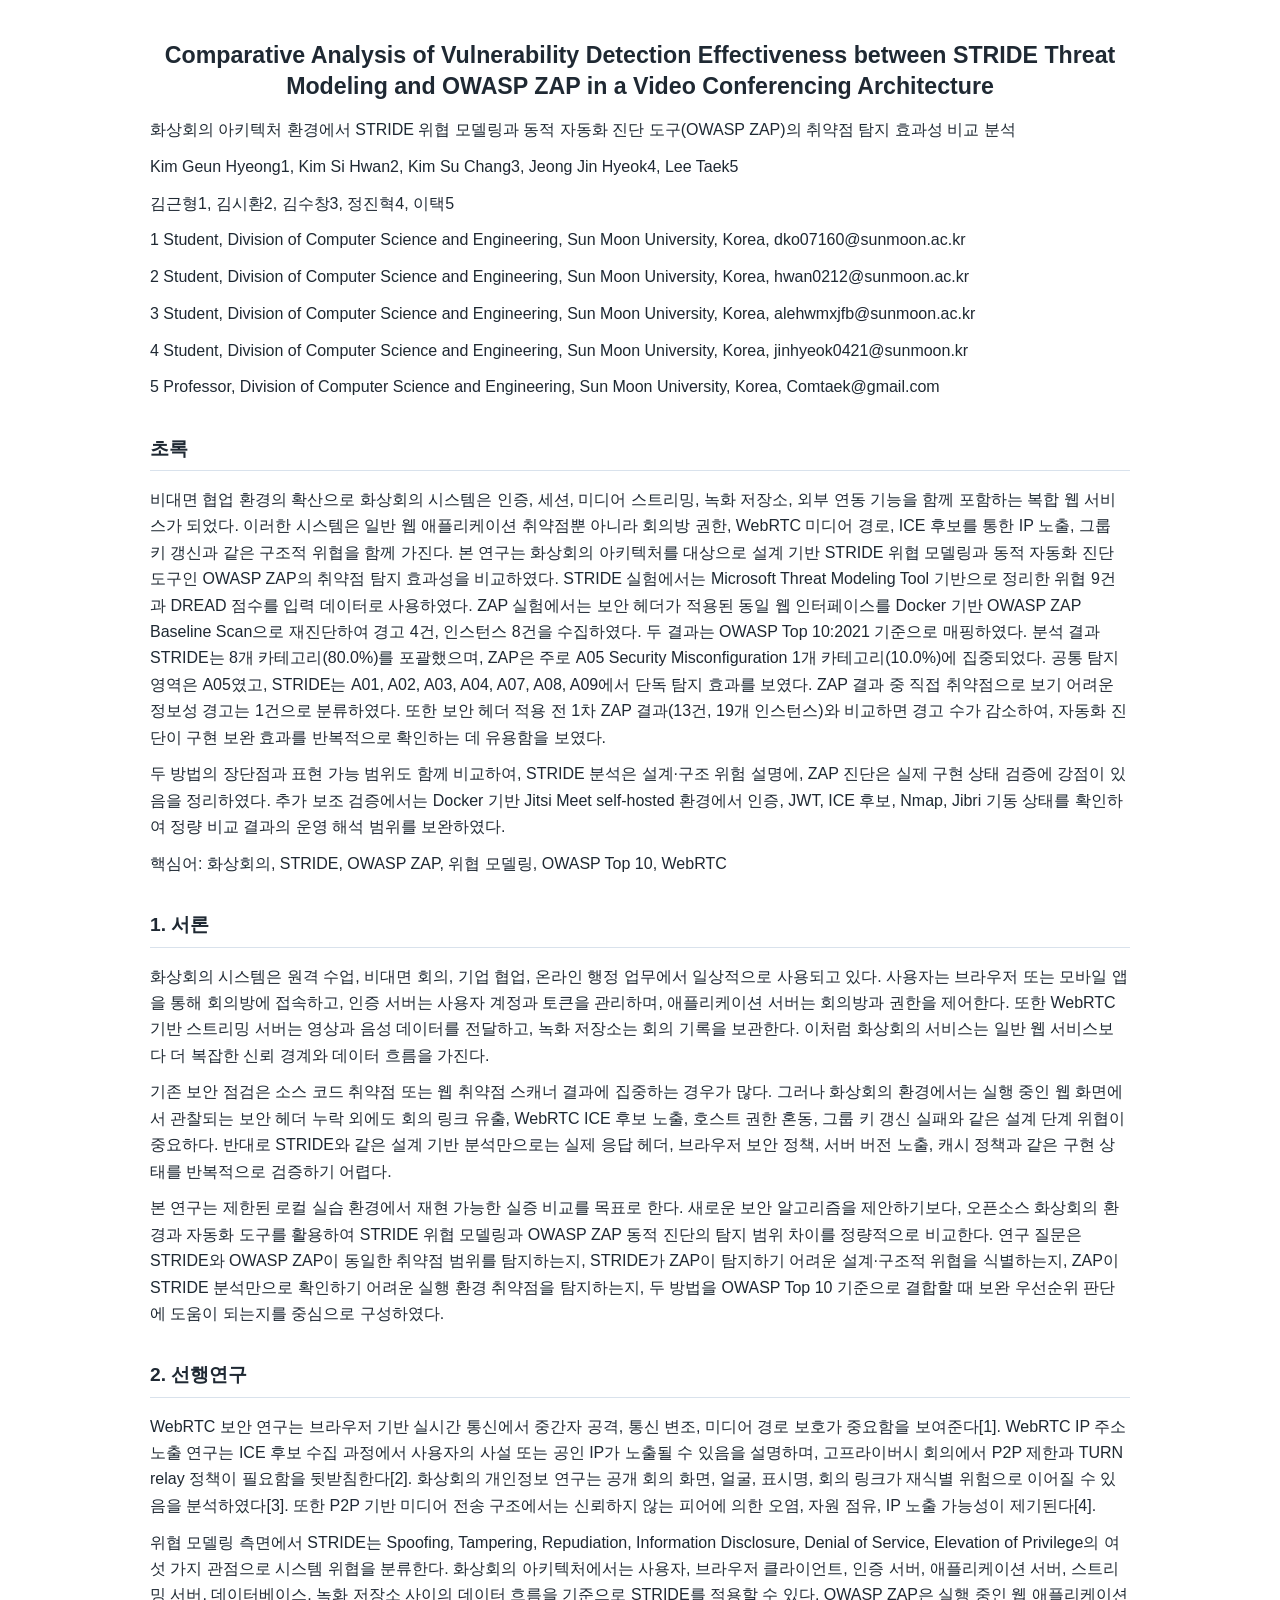
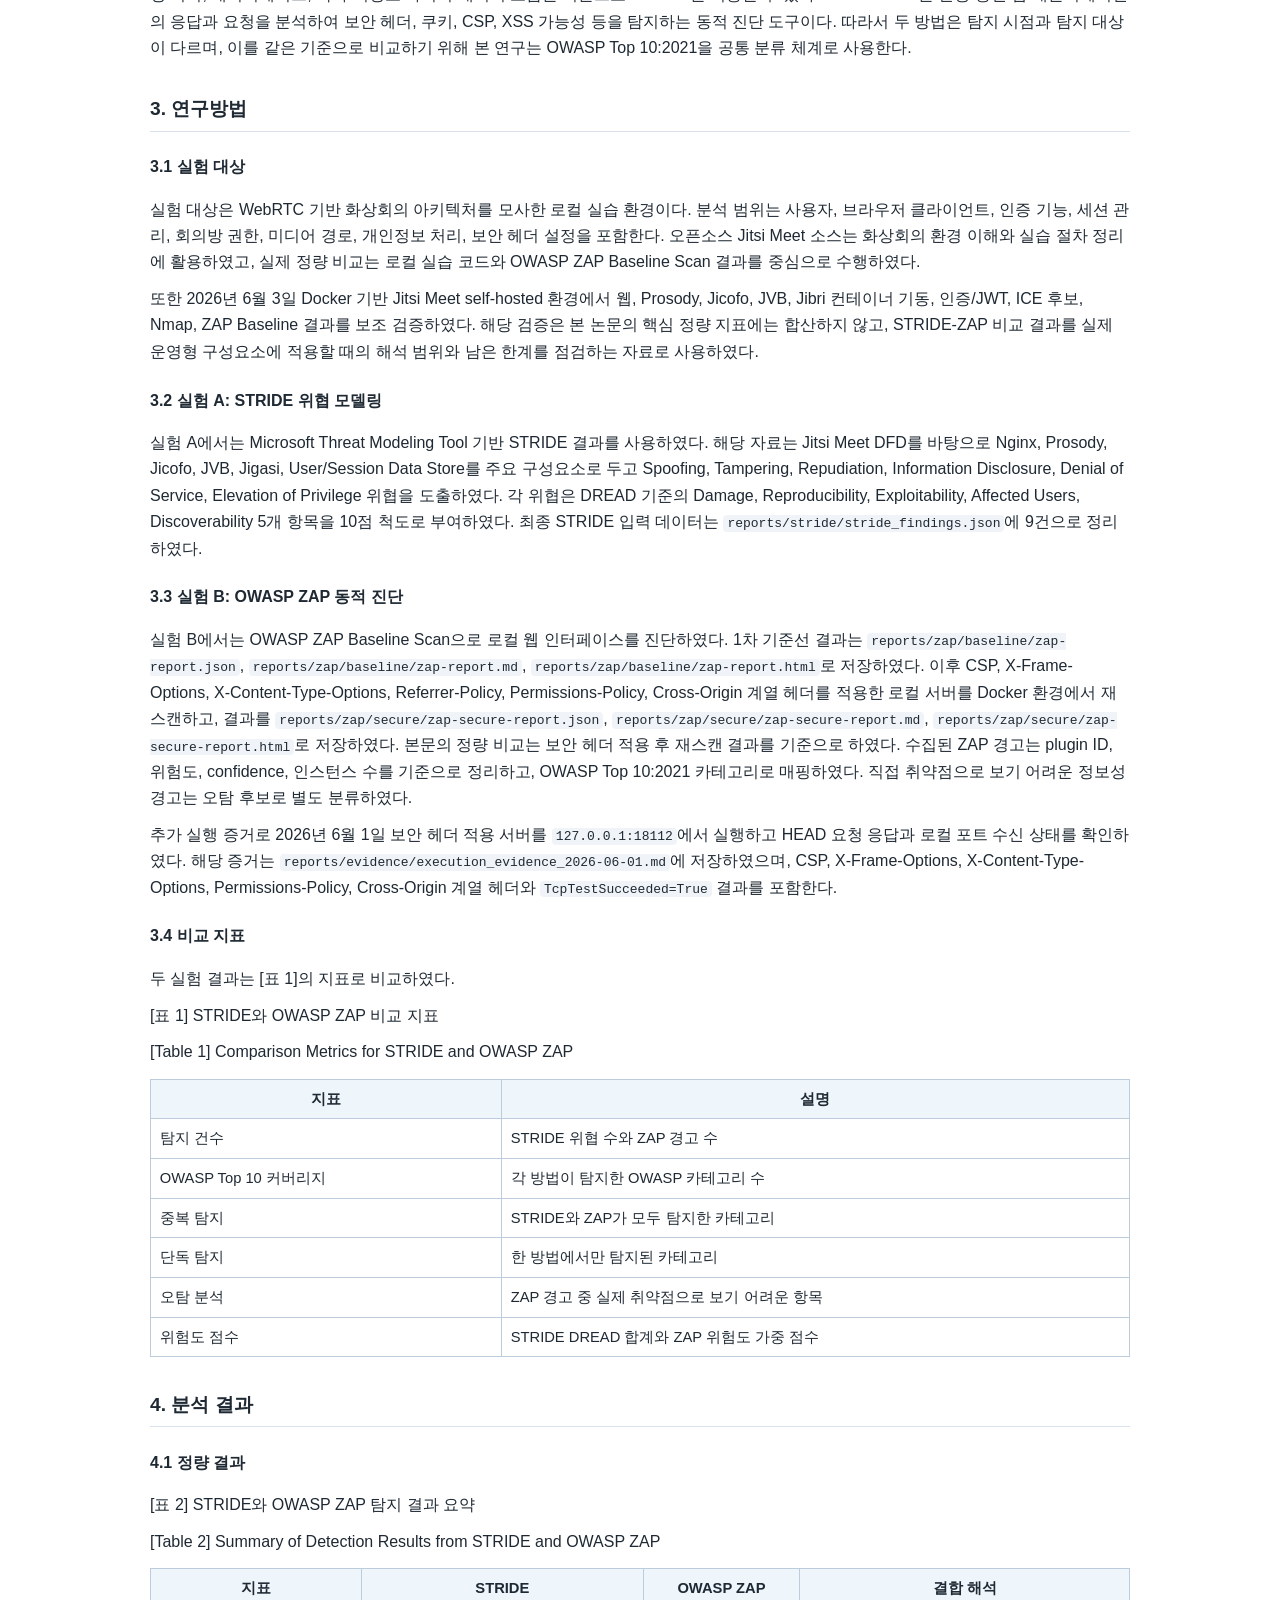
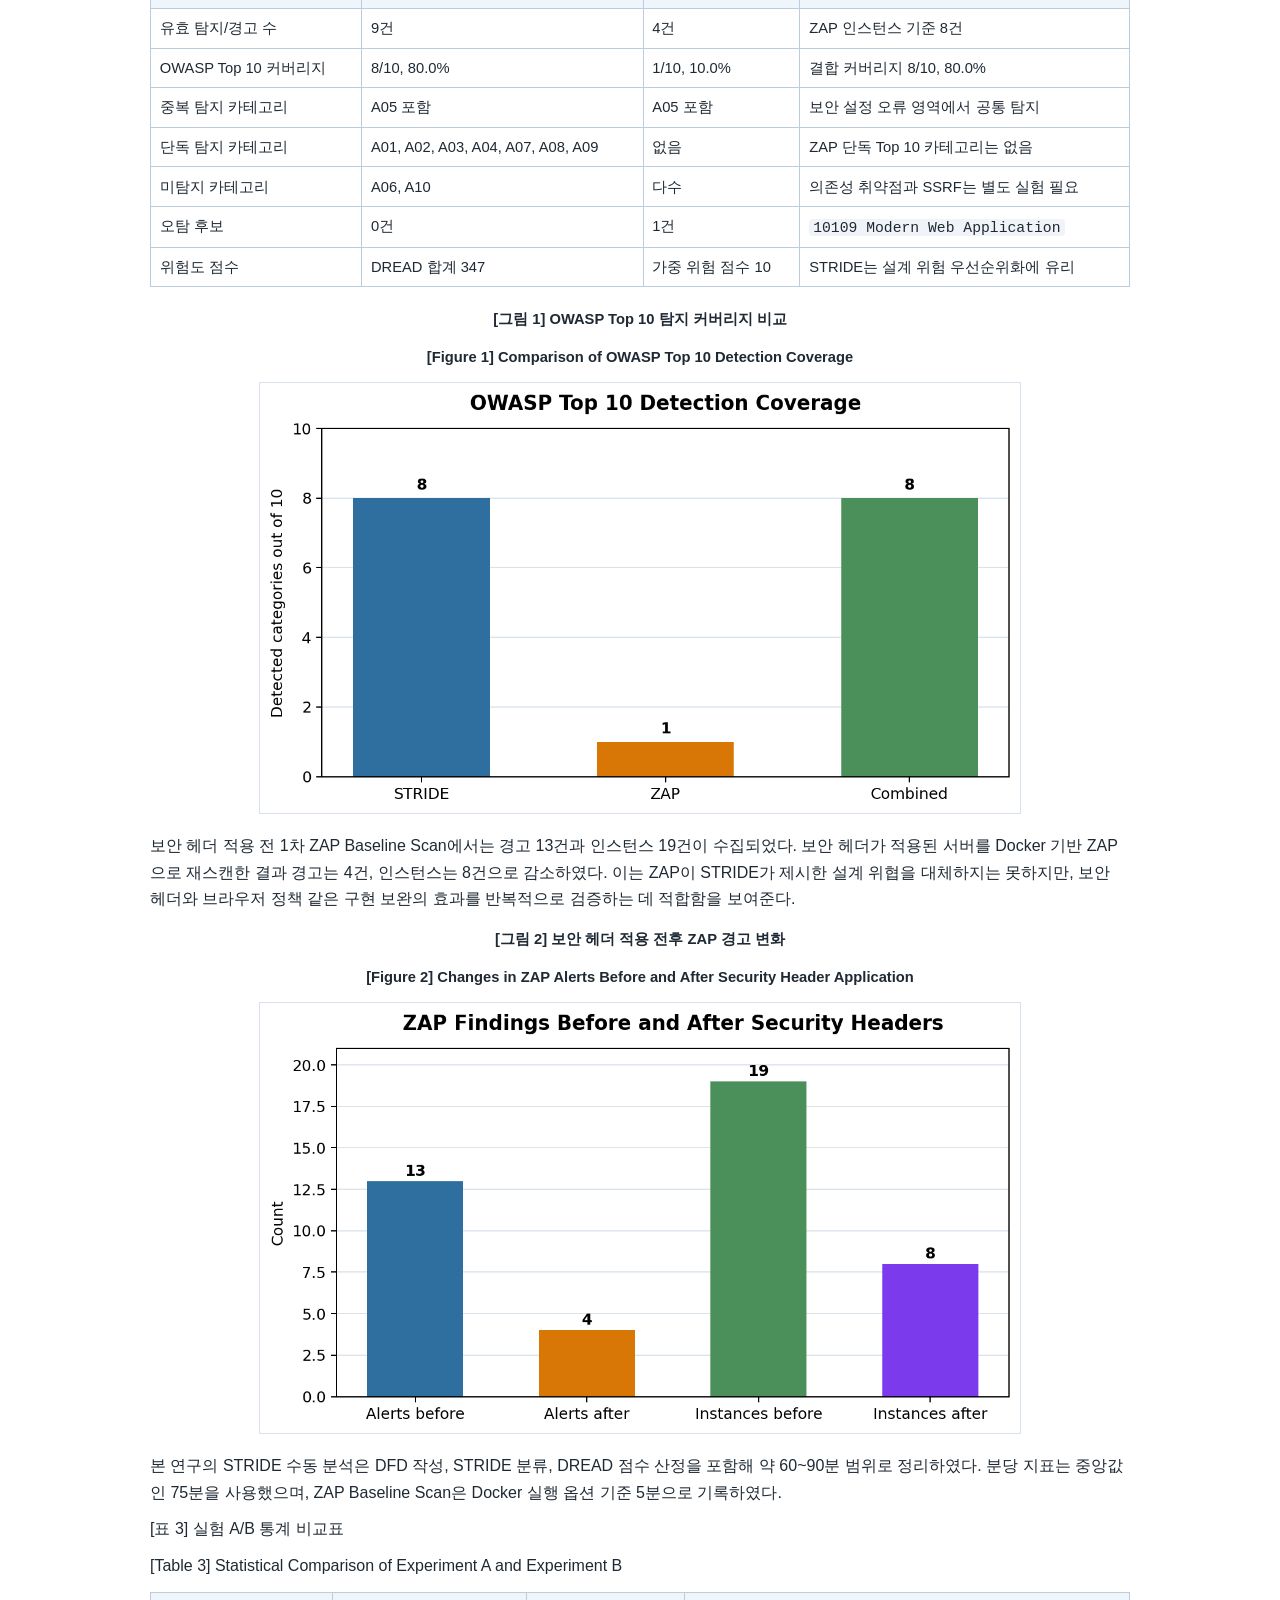
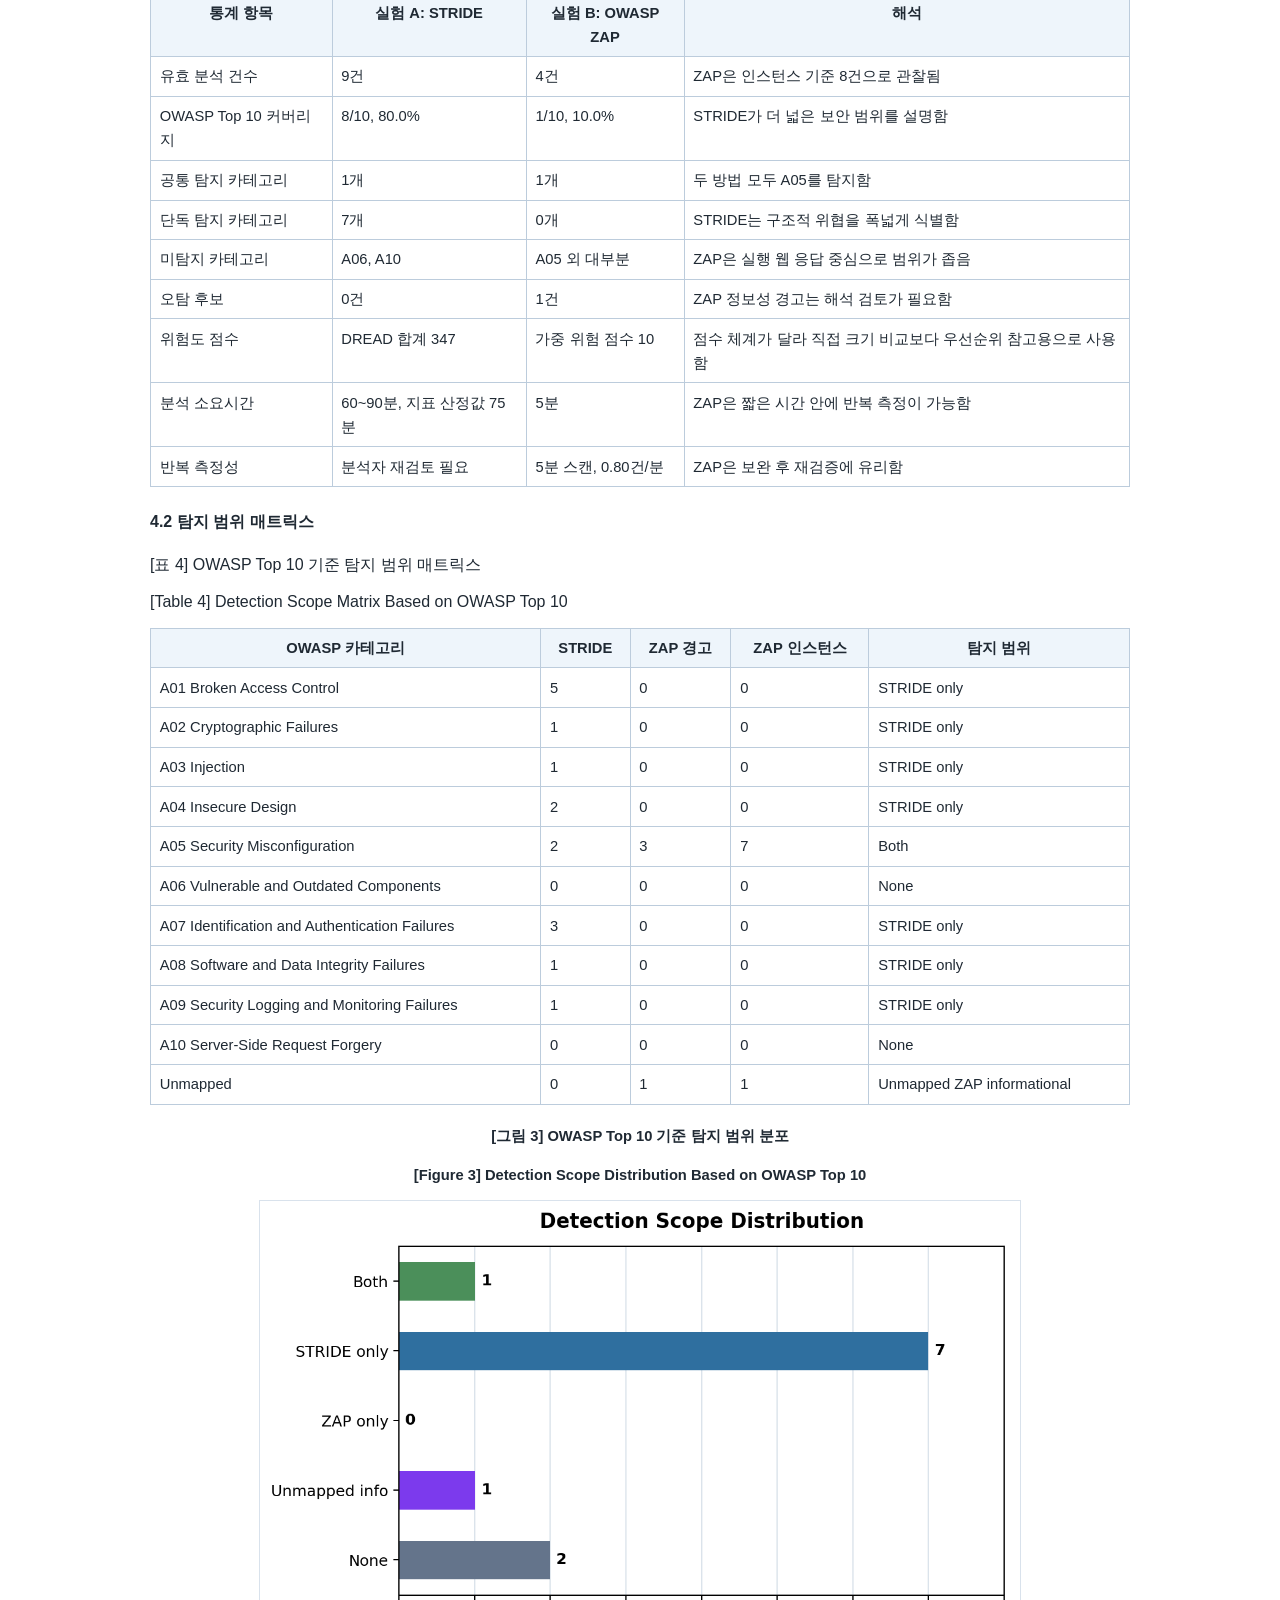
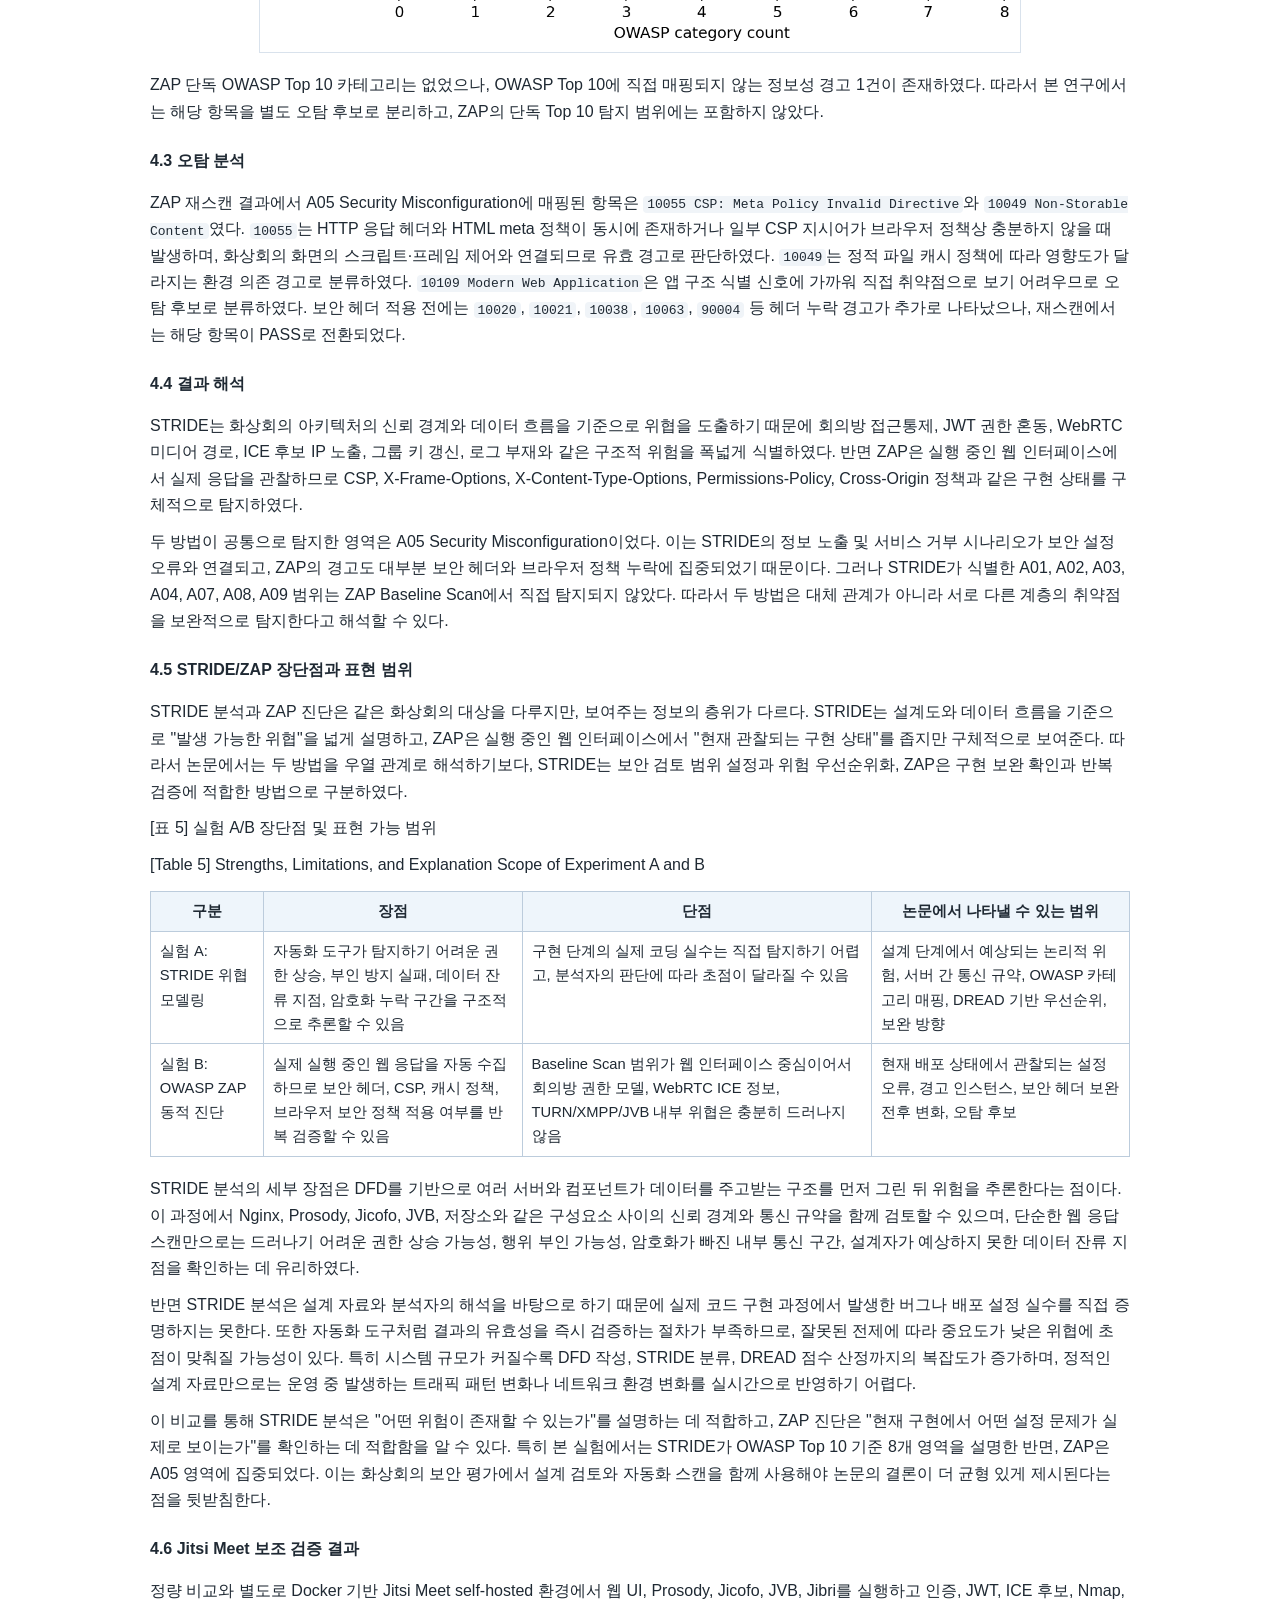
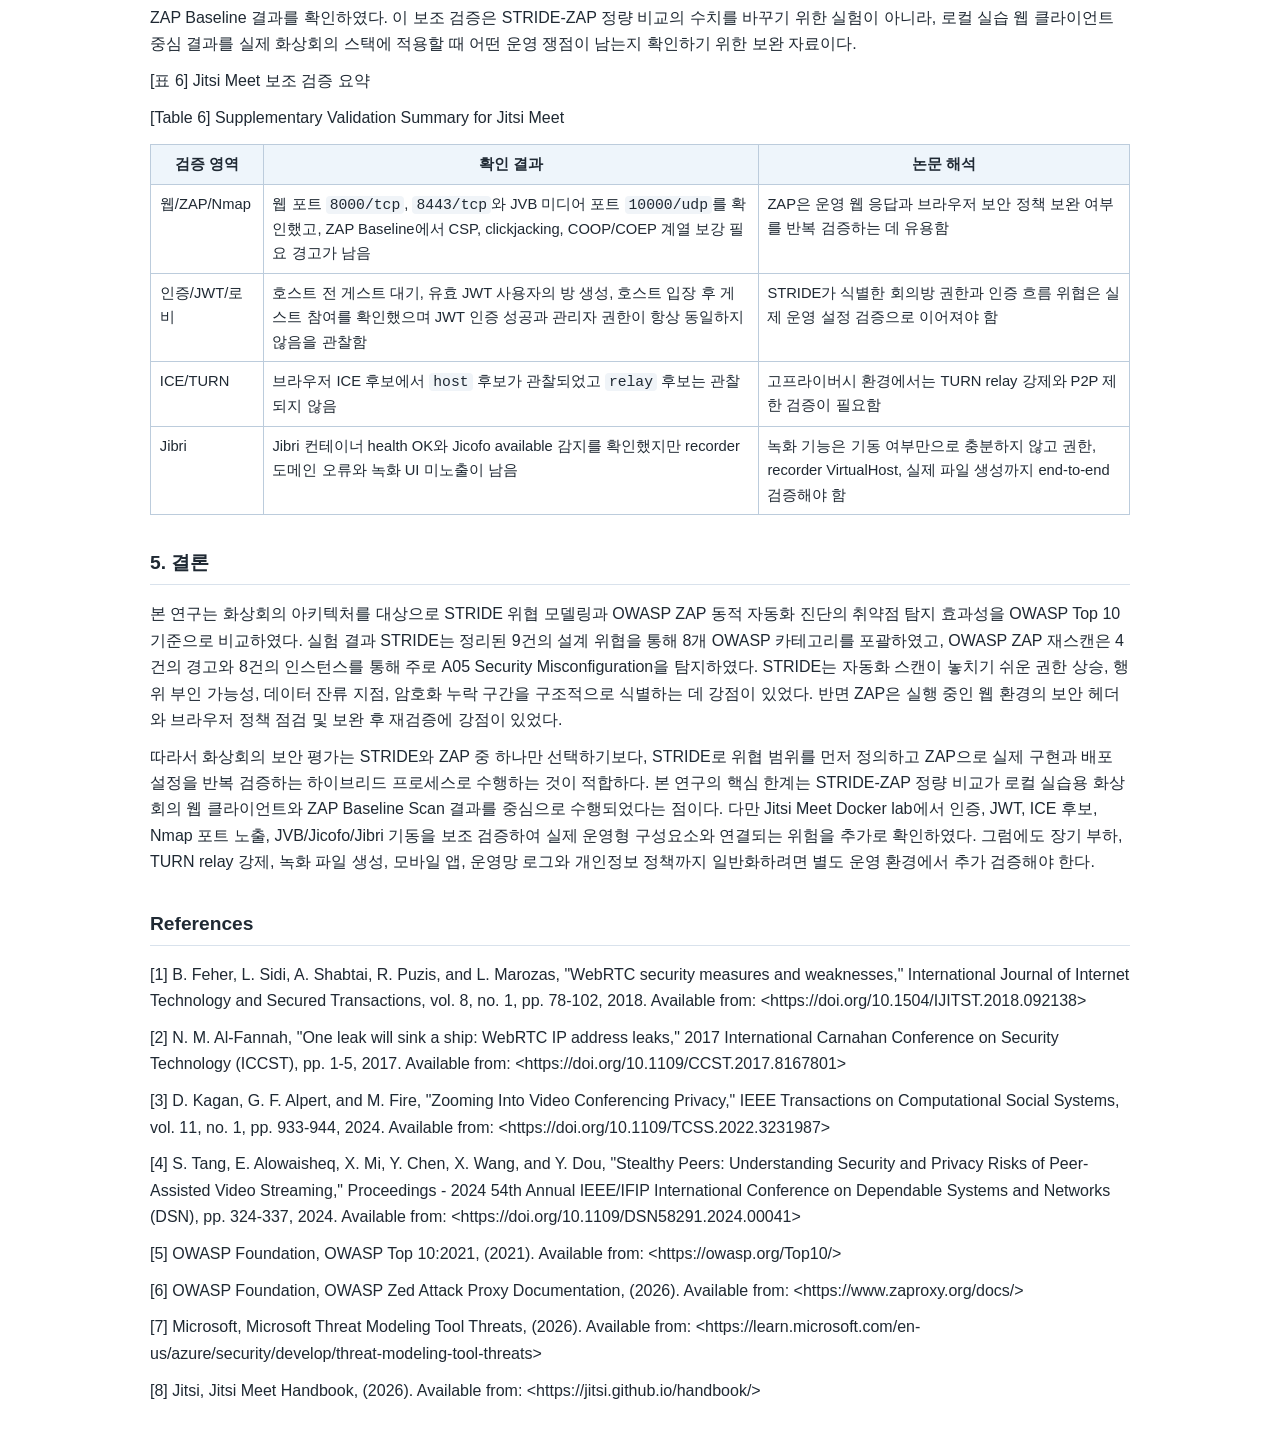
<file: paper/paper_preview.html>
<!doctype html>
<html lang="ko">
<head>
  <meta charset="utf-8">
  <meta name="viewport" content="width=device-width, initial-scale=1">
  <title>STRIDE-ZAP 논문 미리보기</title>
  <style>body {
  color: #1f2933;
  font-family: "Malgun Gothic", "Apple SD Gothic Neo", Arial, sans-serif;
  line-height: 1.65;
  margin: 40px auto;
  max-width: 980px;
  padding: 0 24px;
}
h1 {
  font-size: 1.45rem;
  line-height: 1.35;
  margin: 0.9rem 0;
  text-align: center;
}
h2 {
  border-bottom: 1px solid #d9e2ec;
  font-size: 1.2rem;
  margin-top: 2rem;
  padding-bottom: 0.35rem;
}
h3 {
  font-size: 1rem;
  margin-top: 1.4rem;
}
p {
  margin: 0.65rem 0;
}
.caption {
  font-size: 0.92rem;
  font-weight: 700;
  margin: 0.9rem 0 0.25rem;
  text-align: center;
}
table {
  border-collapse: collapse;
  font-size: 0.92rem;
  margin: 0.8rem 0 1.2rem;
  width: 100%;
}
th, td {
  border: 1px solid #bcccdc;
  padding: 0.45rem 0.55rem;
  vertical-align: top;
}
th {
  background: #eef5fb;
  font-weight: 700;
  text-align: center;
}
img {
  border: 1px solid #d9e2ec;
  display: block;
  margin: 0.8rem auto 1.2rem;
  max-width: 760px;
  width: 100%;
}
code {
  background: #f0f4f8;
  border-radius: 4px;
  padding: 0.05rem 0.25rem;
}</style>
</head>
<body>
<h1>Comparative Analysis of Vulnerability Detection Effectiveness between STRIDE Threat Modeling and OWASP ZAP in a Video Conferencing Architecture</h1>
<p>화상회의 아키텍처 환경에서 STRIDE 위협 모델링과 동적 자동화 진단 도구(OWASP ZAP)의 취약점 탐지 효과성 비교 분석</p>
<p>Kim Geun Hyeong1, Kim Si Hwan2, Kim Su Chang3, Jeong Jin Hyeok4, Lee Taek5</p>
<p>김근형1, 김시환2, 김수창3, 정진혁4, 이택5</p>
<p>1 Student, Division of Computer Science and Engineering, Sun Moon University, Korea, dko07160@sunmoon.ac.kr</p>
<p>2 Student, Division of Computer Science and Engineering, Sun Moon University, Korea, hwan0212@sunmoon.ac.kr</p>
<p>3 Student, Division of Computer Science and Engineering, Sun Moon University, Korea, alehwmxjfb@sunmoon.ac.kr</p>
<p>4 Student, Division of Computer Science and Engineering, Sun Moon University, Korea, jinhyeok0421@sunmoon.kr</p>
<p>5 Professor, Division of Computer Science and Engineering, Sun Moon University, Korea, Comtaek@gmail.com</p>
<h2>초록</h2>
<p>비대면 협업 환경의 확산으로 화상회의 시스템은 인증, 세션, 미디어 스트리밍, 녹화 저장소, 외부 연동 기능을 함께 포함하는 복합 웹 서비스가 되었다. 이러한 시스템은 일반 웹 애플리케이션 취약점뿐 아니라 회의방 권한, WebRTC 미디어 경로, ICE 후보를 통한 IP 노출, 그룹 키 갱신과 같은 구조적 위협을 함께 가진다. 본 연구는 화상회의 아키텍처를 대상으로 설계 기반 STRIDE 위협 모델링과 동적 자동화 진단 도구인 OWASP ZAP의 취약점 탐지 효과성을 비교하였다. STRIDE 실험에서는 Microsoft Threat Modeling Tool 기반으로 정리한 위협 9건과 DREAD 점수를 입력 데이터로 사용하였다. ZAP 실험에서는 보안 헤더가 적용된 동일 웹 인터페이스를 Docker 기반 OWASP ZAP Baseline Scan으로 재진단하여 경고 4건, 인스턴스 8건을 수집하였다. 두 결과는 OWASP Top 10:2021 기준으로 매핑하였다. 분석 결과 STRIDE는 8개 카테고리(80.0%)를 포괄했으며, ZAP은 주로 A05 Security Misconfiguration 1개 카테고리(10.0%)에 집중되었다. 공통 탐지 영역은 A05였고, STRIDE는 A01, A02, A03, A04, A07, A08, A09에서 단독 탐지 효과를 보였다. ZAP 결과 중 직접 취약점으로 보기 어려운 정보성 경고는 1건으로 분류하였다. 또한 보안 헤더 적용 전 1차 ZAP 결과(13건, 19개 인스턴스)와 비교하면 경고 수가 감소하여, 자동화 진단이 구현 보완 효과를 반복적으로 확인하는 데 유용함을 보였다.</p>
<p>두 방법의 장단점과 표현 가능 범위도 함께 비교하여, STRIDE 분석은 설계·구조 위험 설명에, ZAP 진단은 실제 구현 상태 검증에 강점이 있음을 정리하였다. 추가 보조 검증에서는 Docker 기반 Jitsi Meet self-hosted 환경에서 인증, JWT, ICE 후보, Nmap, Jibri 기동 상태를 확인하여 정량 비교 결과의 운영 해석 범위를 보완하였다.</p>
<p>핵심어: 화상회의, STRIDE, OWASP ZAP, 위협 모델링, OWASP Top 10, WebRTC</p>
<h2>1. 서론</h2>
<p>화상회의 시스템은 원격 수업, 비대면 회의, 기업 협업, 온라인 행정 업무에서 일상적으로 사용되고 있다. 사용자는 브라우저 또는 모바일 앱을 통해 회의방에 접속하고, 인증 서버는 사용자 계정과 토큰을 관리하며, 애플리케이션 서버는 회의방과 권한을 제어한다. 또한 WebRTC 기반 스트리밍 서버는 영상과 음성 데이터를 전달하고, 녹화 저장소는 회의 기록을 보관한다. 이처럼 화상회의 서비스는 일반 웹 서비스보다 더 복잡한 신뢰 경계와 데이터 흐름을 가진다.</p>
<p>기존 보안 점검은 소스 코드 취약점 또는 웹 취약점 스캐너 결과에 집중하는 경우가 많다. 그러나 화상회의 환경에서는 실행 중인 웹 화면에서 관찰되는 보안 헤더 누락 외에도 회의 링크 유출, WebRTC ICE 후보 노출, 호스트 권한 혼동, 그룹 키 갱신 실패와 같은 설계 단계 위협이 중요하다. 반대로 STRIDE와 같은 설계 기반 분석만으로는 실제 응답 헤더, 브라우저 보안 정책, 서버 버전 노출, 캐시 정책과 같은 구현 상태를 반복적으로 검증하기 어렵다.</p>
<p>본 연구는 제한된 로컬 실습 환경에서 재현 가능한 실증 비교를 목표로 한다. 새로운 보안 알고리즘을 제안하기보다, 오픈소스 화상회의 환경과 자동화 도구를 활용하여 STRIDE 위협 모델링과 OWASP ZAP 동적 진단의 탐지 범위 차이를 정량적으로 비교한다. 연구 질문은 STRIDE와 OWASP ZAP이 동일한 취약점 범위를 탐지하는지, STRIDE가 ZAP이 탐지하기 어려운 설계·구조적 위협을 식별하는지, ZAP이 STRIDE 분석만으로 확인하기 어려운 실행 환경 취약점을 탐지하는지, 두 방법을 OWASP Top 10 기준으로 결합할 때 보완 우선순위 판단에 도움이 되는지를 중심으로 구성하였다.</p>
<h2>2. 선행연구</h2>
<p>WebRTC 보안 연구는 브라우저 기반 실시간 통신에서 중간자 공격, 통신 변조, 미디어 경로 보호가 중요함을 보여준다[1]. WebRTC IP 주소 노출 연구는 ICE 후보 수집 과정에서 사용자의 사설 또는 공인 IP가 노출될 수 있음을 설명하며, 고프라이버시 회의에서 P2P 제한과 TURN relay 정책이 필요함을 뒷받침한다[2]. 화상회의 개인정보 연구는 공개 회의 화면, 얼굴, 표시명, 회의 링크가 재식별 위험으로 이어질 수 있음을 분석하였다[3]. 또한 P2P 기반 미디어 전송 구조에서는 신뢰하지 않는 피어에 의한 오염, 자원 점유, IP 노출 가능성이 제기된다[4].</p>
<p>위협 모델링 측면에서 STRIDE는 Spoofing, Tampering, Repudiation, Information Disclosure, Denial of Service, Elevation of Privilege의 여섯 가지 관점으로 시스템 위협을 분류한다. 화상회의 아키텍처에서는 사용자, 브라우저 클라이언트, 인증 서버, 애플리케이션 서버, 스트리밍 서버, 데이터베이스, 녹화 저장소 사이의 데이터 흐름을 기준으로 STRIDE를 적용할 수 있다. OWASP ZAP은 실행 중인 웹 애플리케이션의 응답과 요청을 분석하여 보안 헤더, 쿠키, CSP, XSS 가능성 등을 탐지하는 동적 진단 도구이다. 따라서 두 방법은 탐지 시점과 탐지 대상이 다르며, 이를 같은 기준으로 비교하기 위해 본 연구는 OWASP Top 10:2021을 공통 분류 체계로 사용한다.</p>
<h2>3. 연구방법</h2>
<h3>3.1 실험 대상</h3>
<p>실험 대상은 WebRTC 기반 화상회의 아키텍처를 모사한 로컬 실습 환경이다. 분석 범위는 사용자, 브라우저 클라이언트, 인증 기능, 세션 관리, 회의방 권한, 미디어 경로, 개인정보 처리, 보안 헤더 설정을 포함한다. 오픈소스 Jitsi Meet 소스는 화상회의 환경 이해와 실습 절차 정리에 활용하였고, 실제 정량 비교는 로컬 실습 코드와 OWASP ZAP Baseline Scan 결과를 중심으로 수행하였다.</p>
<p>또한 2026년 6월 3일 Docker 기반 Jitsi Meet self-hosted 환경에서 웹, Prosody, Jicofo, JVB, Jibri 컨테이너 기동, 인증/JWT, ICE 후보, Nmap, ZAP Baseline 결과를 보조 검증하였다. 해당 검증은 본 논문의 핵심 정량 지표에는 합산하지 않고, STRIDE-ZAP 비교 결과를 실제 운영형 구성요소에 적용할 때의 해석 범위와 남은 한계를 점검하는 자료로 사용하였다.</p>
<h3>3.2 실험 A: STRIDE 위협 모델링</h3>
<p>실험 A에서는 Microsoft Threat Modeling Tool 기반 STRIDE 결과를 사용하였다. 해당 자료는 Jitsi Meet DFD를 바탕으로 Nginx, Prosody, Jicofo, JVB, Jigasi, User/Session Data Store를 주요 구성요소로 두고 Spoofing, Tampering, Repudiation, Information Disclosure, Denial of Service, Elevation of Privilege 위협을 도출하였다. 각 위협은 DREAD 기준의 Damage, Reproducibility, Exploitability, Affected Users, Discoverability 5개 항목을 10점 척도로 부여하였다. 최종 STRIDE 입력 데이터는 <code>reports/stride/stride_findings.json</code>에 9건으로 정리하였다.</p>
<h3>3.3 실험 B: OWASP ZAP 동적 진단</h3>
<p>실험 B에서는 OWASP ZAP Baseline Scan으로 로컬 웹 인터페이스를 진단하였다. 1차 기준선 결과는 <code>reports/zap/baseline/zap-report.json</code>, <code>reports/zap/baseline/zap-report.md</code>, <code>reports/zap/baseline/zap-report.html</code>로 저장하였다. 이후 CSP, X-Frame-Options, X-Content-Type-Options, Referrer-Policy, Permissions-Policy, Cross-Origin 계열 헤더를 적용한 로컬 서버를 Docker 환경에서 재스캔하고, 결과를 <code>reports/zap/secure/zap-secure-report.json</code>, <code>reports/zap/secure/zap-secure-report.md</code>, <code>reports/zap/secure/zap-secure-report.html</code>로 저장하였다. 본문의 정량 비교는 보안 헤더 적용 후 재스캔 결과를 기준으로 하였다. 수집된 ZAP 경고는 plugin ID, 위험도, confidence, 인스턴스 수를 기준으로 정리하고, OWASP Top 10:2021 카테고리로 매핑하였다. 직접 취약점으로 보기 어려운 정보성 경고는 오탐 후보로 별도 분류하였다.</p>
<p>추가 실행 증거로 2026년 6월 1일 보안 헤더 적용 서버를 <code>127.0.0.1:18112</code>에서 실행하고 HEAD 요청 응답과 로컬 포트 수신 상태를 확인하였다. 해당 증거는 <code>reports/evidence/execution_evidence_2026-06-01.md</code>에 저장하였으며, CSP, X-Frame-Options, X-Content-Type-Options, Permissions-Policy, Cross-Origin 계열 헤더와 <code>TcpTestSucceeded=True</code> 결과를 포함한다.</p>
<h3>3.4 비교 지표</h3>
<p>두 실험 결과는 [표 1]의 지표로 비교하였다.</p>
<p>[표 1] STRIDE와 OWASP ZAP 비교 지표</p>
<p>[Table 1] Comparison Metrics for STRIDE and OWASP ZAP</p>
<table>
<thead><tr>
<th>지표</th>
<th>설명</th>
</tr></thead>
<tbody>
<tr>
<td>탐지 건수</td>
<td>STRIDE 위협 수와 ZAP 경고 수</td>
</tr>
<tr>
<td>OWASP Top 10 커버리지</td>
<td>각 방법이 탐지한 OWASP 카테고리 수</td>
</tr>
<tr>
<td>중복 탐지</td>
<td>STRIDE와 ZAP가 모두 탐지한 카테고리</td>
</tr>
<tr>
<td>단독 탐지</td>
<td>한 방법에서만 탐지된 카테고리</td>
</tr>
<tr>
<td>오탐 분석</td>
<td>ZAP 경고 중 실제 취약점으로 보기 어려운 항목</td>
</tr>
<tr>
<td>위험도 점수</td>
<td>STRIDE DREAD 합계와 ZAP 위험도 가중 점수</td>
</tr>
</tbody></table>
<h2>4. 분석 결과</h2>
<h3>4.1 정량 결과</h3>
<p>[표 2] STRIDE와 OWASP ZAP 탐지 결과 요약</p>
<p>[Table 2] Summary of Detection Results from STRIDE and OWASP ZAP</p>
<table>
<thead><tr>
<th>지표</th>
<th>STRIDE</th>
<th>OWASP ZAP</th>
<th>결합 해석</th>
</tr></thead>
<tbody>
<tr>
<td>유효 탐지/경고 수</td>
<td>9건</td>
<td>4건</td>
<td>ZAP 인스턴스 기준 8건</td>
</tr>
<tr>
<td>OWASP Top 10 커버리지</td>
<td>8/10, 80.0%</td>
<td>1/10, 10.0%</td>
<td>결합 커버리지 8/10, 80.0%</td>
</tr>
<tr>
<td>중복 탐지 카테고리</td>
<td>A05 포함</td>
<td>A05 포함</td>
<td>보안 설정 오류 영역에서 공통 탐지</td>
</tr>
<tr>
<td>단독 탐지 카테고리</td>
<td>A01, A02, A03, A04, A07, A08, A09</td>
<td>없음</td>
<td>ZAP 단독 Top 10 카테고리는 없음</td>
</tr>
<tr>
<td>미탐지 카테고리</td>
<td>A06, A10</td>
<td>다수</td>
<td>의존성 취약점과 SSRF는 별도 실험 필요</td>
</tr>
<tr>
<td>오탐 후보</td>
<td>0건</td>
<td>1건</td>
<td><code>10109 Modern Web Application</code></td>
</tr>
<tr>
<td>위험도 점수</td>
<td>DREAD 합계 347</td>
<td>가중 위험 점수 10</td>
<td>STRIDE는 설계 위험 우선순위화에 유리</td>
</tr>
</tbody></table>
<p class="caption">[그림 1] OWASP Top 10 탐지 커버리지 비교</p>
<p class="caption">[Figure 1] Comparison of OWASP Top 10 Detection Coverage</p>
<img src="../reports/figures/owasp_top10_coverage.png" alt="OWASP Top 10 탐지 커버리지 비교">
<p>보안 헤더 적용 전 1차 ZAP Baseline Scan에서는 경고 13건과 인스턴스 19건이 수집되었다. 보안 헤더가 적용된 서버를 Docker 기반 ZAP으로 재스캔한 결과 경고는 4건, 인스턴스는 8건으로 감소하였다. 이는 ZAP이 STRIDE가 제시한 설계 위협을 대체하지는 못하지만, 보안 헤더와 브라우저 정책 같은 구현 보완의 효과를 반복적으로 검증하는 데 적합함을 보여준다.</p>
<p class="caption">[그림 2] 보안 헤더 적용 전후 ZAP 경고 변화</p>
<p class="caption">[Figure 2] Changes in ZAP Alerts Before and After Security Header Application</p>
<img src="../reports/figures/zap_alert_reduction.png" alt="보안 헤더 적용 전후 ZAP 경고 변화">
<p>본 연구의 STRIDE 수동 분석은 DFD 작성, STRIDE 분류, DREAD 점수 산정을 포함해 약 60~90분 범위로 정리하였다. 분당 지표는 중앙값인 75분을 사용했으며, ZAP Baseline Scan은 Docker 실행 옵션 기준 5분으로 기록하였다.</p>
<p>[표 3] 실험 A/B 통계 비교표</p>
<p>[Table 3] Statistical Comparison of Experiment A and Experiment B</p>
<table>
<thead><tr>
<th>통계 항목</th>
<th>실험 A: STRIDE</th>
<th>실험 B: OWASP ZAP</th>
<th>해석</th>
</tr></thead>
<tbody>
<tr>
<td>유효 분석 건수</td>
<td>9건</td>
<td>4건</td>
<td>ZAP은 인스턴스 기준 8건으로 관찰됨</td>
</tr>
<tr>
<td>OWASP Top 10 커버리지</td>
<td>8/10, 80.0%</td>
<td>1/10, 10.0%</td>
<td>STRIDE가 더 넓은 보안 범위를 설명함</td>
</tr>
<tr>
<td>공통 탐지 카테고리</td>
<td>1개</td>
<td>1개</td>
<td>두 방법 모두 A05를 탐지함</td>
</tr>
<tr>
<td>단독 탐지 카테고리</td>
<td>7개</td>
<td>0개</td>
<td>STRIDE는 구조적 위협을 폭넓게 식별함</td>
</tr>
<tr>
<td>미탐지 카테고리</td>
<td>A06, A10</td>
<td>A05 외 대부분</td>
<td>ZAP은 실행 웹 응답 중심으로 범위가 좁음</td>
</tr>
<tr>
<td>오탐 후보</td>
<td>0건</td>
<td>1건</td>
<td>ZAP 정보성 경고는 해석 검토가 필요함</td>
</tr>
<tr>
<td>위험도 점수</td>
<td>DREAD 합계 347</td>
<td>가중 위험 점수 10</td>
<td>점수 체계가 달라 직접 크기 비교보다 우선순위 참고용으로 사용함</td>
</tr>
<tr>
<td>분석 소요시간</td>
<td>60~90분, 지표 산정값 75분</td>
<td>5분</td>
<td>ZAP은 짧은 시간 안에 반복 측정이 가능함</td>
</tr>
<tr>
<td>반복 측정성</td>
<td>분석자 재검토 필요</td>
<td>5분 스캔, 0.80건/분</td>
<td>ZAP은 보완 후 재검증에 유리함</td>
</tr>
</tbody></table>
<h3>4.2 탐지 범위 매트릭스</h3>
<p>[표 4] OWASP Top 10 기준 탐지 범위 매트릭스</p>
<p>[Table 4] Detection Scope Matrix Based on OWASP Top 10</p>
<table>
<thead><tr>
<th>OWASP 카테고리</th>
<th>STRIDE</th>
<th>ZAP 경고</th>
<th>ZAP 인스턴스</th>
<th>탐지 범위</th>
</tr></thead>
<tbody>
<tr>
<td>A01 Broken Access Control</td>
<td>5</td>
<td>0</td>
<td>0</td>
<td>STRIDE only</td>
</tr>
<tr>
<td>A02 Cryptographic Failures</td>
<td>1</td>
<td>0</td>
<td>0</td>
<td>STRIDE only</td>
</tr>
<tr>
<td>A03 Injection</td>
<td>1</td>
<td>0</td>
<td>0</td>
<td>STRIDE only</td>
</tr>
<tr>
<td>A04 Insecure Design</td>
<td>2</td>
<td>0</td>
<td>0</td>
<td>STRIDE only</td>
</tr>
<tr>
<td>A05 Security Misconfiguration</td>
<td>2</td>
<td>3</td>
<td>7</td>
<td>Both</td>
</tr>
<tr>
<td>A06 Vulnerable and Outdated Components</td>
<td>0</td>
<td>0</td>
<td>0</td>
<td>None</td>
</tr>
<tr>
<td>A07 Identification and Authentication Failures</td>
<td>3</td>
<td>0</td>
<td>0</td>
<td>STRIDE only</td>
</tr>
<tr>
<td>A08 Software and Data Integrity Failures</td>
<td>1</td>
<td>0</td>
<td>0</td>
<td>STRIDE only</td>
</tr>
<tr>
<td>A09 Security Logging and Monitoring Failures</td>
<td>1</td>
<td>0</td>
<td>0</td>
<td>STRIDE only</td>
</tr>
<tr>
<td>A10 Server-Side Request Forgery</td>
<td>0</td>
<td>0</td>
<td>0</td>
<td>None</td>
</tr>
<tr>
<td>Unmapped</td>
<td>0</td>
<td>1</td>
<td>1</td>
<td>Unmapped ZAP informational</td>
</tr>
</tbody></table>
<p class="caption">[그림 3] OWASP Top 10 기준 탐지 범위 분포</p>
<p class="caption">[Figure 3] Detection Scope Distribution Based on OWASP Top 10</p>
<img src="../reports/figures/detection_scope_distribution.png" alt="OWASP Top 10 기준 탐지 범위 분포">
<p>ZAP 단독 OWASP Top 10 카테고리는 없었으나, OWASP Top 10에 직접 매핑되지 않는 정보성 경고 1건이 존재하였다. 따라서 본 연구에서는 해당 항목을 별도 오탐 후보로 분리하고, ZAP의 단독 Top 10 탐지 범위에는 포함하지 않았다.</p>
<h3>4.3 오탐 분석</h3>
<p>ZAP 재스캔 결과에서 A05 Security Misconfiguration에 매핑된 항목은 <code>10055 CSP: Meta Policy Invalid Directive</code>와 <code>10049 Non-Storable Content</code>였다. <code>10055</code>는 HTTP 응답 헤더와 HTML meta 정책이 동시에 존재하거나 일부 CSP 지시어가 브라우저 정책상 충분하지 않을 때 발생하며, 화상회의 화면의 스크립트·프레임 제어와 연결되므로 유효 경고로 판단하였다. <code>10049</code>는 정적 파일 캐시 정책에 따라 영향도가 달라지는 환경 의존 경고로 분류하였다. <code>10109 Modern Web Application</code>은 앱 구조 식별 신호에 가까워 직접 취약점으로 보기 어려우므로 오탐 후보로 분류하였다. 보안 헤더 적용 전에는 <code>10020</code>, <code>10021</code>, <code>10038</code>, <code>10063</code>, <code>90004</code> 등 헤더 누락 경고가 추가로 나타났으나, 재스캔에서는 해당 항목이 PASS로 전환되었다.</p>
<h3>4.4 결과 해석</h3>
<p>STRIDE는 화상회의 아키텍처의 신뢰 경계와 데이터 흐름을 기준으로 위협을 도출하기 때문에 회의방 접근통제, JWT 권한 혼동, WebRTC 미디어 경로, ICE 후보 IP 노출, 그룹 키 갱신, 로그 부재와 같은 구조적 위험을 폭넓게 식별하였다. 반면 ZAP은 실행 중인 웹 인터페이스에서 실제 응답을 관찰하므로 CSP, X-Frame-Options, X-Content-Type-Options, Permissions-Policy, Cross-Origin 정책과 같은 구현 상태를 구체적으로 탐지하였다.</p>
<p>두 방법이 공통으로 탐지한 영역은 A05 Security Misconfiguration이었다. 이는 STRIDE의 정보 노출 및 서비스 거부 시나리오가 보안 설정 오류와 연결되고, ZAP의 경고도 대부분 보안 헤더와 브라우저 정책 누락에 집중되었기 때문이다. 그러나 STRIDE가 식별한 A01, A02, A03, A04, A07, A08, A09 범위는 ZAP Baseline Scan에서 직접 탐지되지 않았다. 따라서 두 방법은 대체 관계가 아니라 서로 다른 계층의 취약점을 보완적으로 탐지한다고 해석할 수 있다.</p>
<h3>4.5 STRIDE/ZAP 장단점과 표현 범위</h3>
<p>STRIDE 분석과 ZAP 진단은 같은 화상회의 대상을 다루지만, 보여주는 정보의 층위가 다르다. STRIDE는 설계도와 데이터 흐름을 기준으로 &quot;발생 가능한 위협&quot;을 넓게 설명하고, ZAP은 실행 중인 웹 인터페이스에서 &quot;현재 관찰되는 구현 상태&quot;를 좁지만 구체적으로 보여준다. 따라서 논문에서는 두 방법을 우열 관계로 해석하기보다, STRIDE는 보안 검토 범위 설정과 위험 우선순위화, ZAP은 구현 보완 확인과 반복 검증에 적합한 방법으로 구분하였다.</p>
<p>[표 5] 실험 A/B 장단점 및 표현 가능 범위</p>
<p>[Table 5] Strengths, Limitations, and Explanation Scope of Experiment A and B</p>
<table>
<thead><tr>
<th>구분</th>
<th>장점</th>
<th>단점</th>
<th>논문에서 나타낼 수 있는 범위</th>
</tr></thead>
<tbody>
<tr>
<td>실험 A: STRIDE 위협 모델링</td>
<td>자동화 도구가 탐지하기 어려운 권한 상승, 부인 방지 실패, 데이터 잔류 지점, 암호화 누락 구간을 구조적으로 추론할 수 있음</td>
<td>구현 단계의 실제 코딩 실수는 직접 탐지하기 어렵고, 분석자의 판단에 따라 초점이 달라질 수 있음</td>
<td>설계 단계에서 예상되는 논리적 위험, 서버 간 통신 규약, OWASP 카테고리 매핑, DREAD 기반 우선순위, 보완 방향</td>
</tr>
<tr>
<td>실험 B: OWASP ZAP 동적 진단</td>
<td>실제 실행 중인 웹 응답을 자동 수집하므로 보안 헤더, CSP, 캐시 정책, 브라우저 보안 정책 적용 여부를 반복 검증할 수 있음</td>
<td>Baseline Scan 범위가 웹 인터페이스 중심이어서 회의방 권한 모델, WebRTC ICE 정보, TURN/XMPP/JVB 내부 위협은 충분히 드러나지 않음</td>
<td>현재 배포 상태에서 관찰되는 설정 오류, 경고 인스턴스, 보안 헤더 보완 전후 변화, 오탐 후보</td>
</tr>
</tbody></table>
<p>STRIDE 분석의 세부 장점은 DFD를 기반으로 여러 서버와 컴포넌트가 데이터를 주고받는 구조를 먼저 그린 뒤 위험을 추론한다는 점이다. 이 과정에서 Nginx, Prosody, Jicofo, JVB, 저장소와 같은 구성요소 사이의 신뢰 경계와 통신 규약을 함께 검토할 수 있으며, 단순한 웹 응답 스캔만으로는 드러나기 어려운 권한 상승 가능성, 행위 부인 가능성, 암호화가 빠진 내부 통신 구간, 설계자가 예상하지 못한 데이터 잔류 지점을 확인하는 데 유리하였다.</p>
<p>반면 STRIDE 분석은 설계 자료와 분석자의 해석을 바탕으로 하기 때문에 실제 코드 구현 과정에서 발생한 버그나 배포 설정 실수를 직접 증명하지는 못한다. 또한 자동화 도구처럼 결과의 유효성을 즉시 검증하는 절차가 부족하므로, 잘못된 전제에 따라 중요도가 낮은 위협에 초점이 맞춰질 가능성이 있다. 특히 시스템 규모가 커질수록 DFD 작성, STRIDE 분류, DREAD 점수 산정까지의 복잡도가 증가하며, 정적인 설계 자료만으로는 운영 중 발생하는 트래픽 패턴 변화나 네트워크 환경 변화를 실시간으로 반영하기 어렵다.</p>
<p>이 비교를 통해 STRIDE 분석은 &quot;어떤 위험이 존재할 수 있는가&quot;를 설명하는 데 적합하고, ZAP 진단은 &quot;현재 구현에서 어떤 설정 문제가 실제로 보이는가&quot;를 확인하는 데 적합함을 알 수 있다. 특히 본 실험에서는 STRIDE가 OWASP Top 10 기준 8개 영역을 설명한 반면, ZAP은 A05 영역에 집중되었다. 이는 화상회의 보안 평가에서 설계 검토와 자동화 스캔을 함께 사용해야 논문의 결론이 더 균형 있게 제시된다는 점을 뒷받침한다.</p>
<h3>4.6 Jitsi Meet 보조 검증 결과</h3>
<p>정량 비교와 별도로 Docker 기반 Jitsi Meet self-hosted 환경에서 웹 UI, Prosody, Jicofo, JVB, Jibri를 실행하고 인증, JWT, ICE 후보, Nmap, ZAP Baseline 결과를 확인하였다. 이 보조 검증은 STRIDE-ZAP 정량 비교의 수치를 바꾸기 위한 실험이 아니라, 로컬 실습 웹 클라이언트 중심 결과를 실제 화상회의 스택에 적용할 때 어떤 운영 쟁점이 남는지 확인하기 위한 보완 자료이다.</p>
<p>[표 6] Jitsi Meet 보조 검증 요약</p>
<p>[Table 6] Supplementary Validation Summary for Jitsi Meet</p>
<table>
<thead><tr>
<th>검증 영역</th>
<th>확인 결과</th>
<th>논문 해석</th>
</tr></thead>
<tbody>
<tr>
<td>웹/ZAP/Nmap</td>
<td>웹 포트 <code>8000/tcp</code>, <code>8443/tcp</code>와 JVB 미디어 포트 <code>10000/udp</code>를 확인했고, ZAP Baseline에서 CSP, clickjacking, COOP/COEP 계열 보강 필요 경고가 남음</td>
<td>ZAP은 운영 웹 응답과 브라우저 보안 정책 보완 여부를 반복 검증하는 데 유용함</td>
</tr>
<tr>
<td>인증/JWT/로비</td>
<td>호스트 전 게스트 대기, 유효 JWT 사용자의 방 생성, 호스트 입장 후 게스트 참여를 확인했으며 JWT 인증 성공과 관리자 권한이 항상 동일하지 않음을 관찰함</td>
<td>STRIDE가 식별한 회의방 권한과 인증 흐름 위협은 실제 운영 설정 검증으로 이어져야 함</td>
</tr>
<tr>
<td>ICE/TURN</td>
<td>브라우저 ICE 후보에서 <code>host</code> 후보가 관찰되었고 <code>relay</code> 후보는 관찰되지 않음</td>
<td>고프라이버시 환경에서는 TURN relay 강제와 P2P 제한 검증이 필요함</td>
</tr>
<tr>
<td>Jibri</td>
<td>Jibri 컨테이너 health OK와 Jicofo available 감지를 확인했지만 recorder 도메인 오류와 녹화 UI 미노출이 남음</td>
<td>녹화 기능은 기동 여부만으로 충분하지 않고 권한, recorder VirtualHost, 실제 파일 생성까지 end-to-end 검증해야 함</td>
</tr>
</tbody></table>
<h2>5. 결론</h2>
<p>본 연구는 화상회의 아키텍처를 대상으로 STRIDE 위협 모델링과 OWASP ZAP 동적 자동화 진단의 취약점 탐지 효과성을 OWASP Top 10 기준으로 비교하였다. 실험 결과 STRIDE는 정리된 9건의 설계 위협을 통해 8개 OWASP 카테고리를 포괄하였고, OWASP ZAP 재스캔은 4건의 경고와 8건의 인스턴스를 통해 주로 A05 Security Misconfiguration을 탐지하였다. STRIDE는 자동화 스캔이 놓치기 쉬운 권한 상승, 행위 부인 가능성, 데이터 잔류 지점, 암호화 누락 구간을 구조적으로 식별하는 데 강점이 있었다. 반면 ZAP은 실행 중인 웹 환경의 보안 헤더와 브라우저 정책 점검 및 보완 후 재검증에 강점이 있었다.</p>
<p>따라서 화상회의 보안 평가는 STRIDE와 ZAP 중 하나만 선택하기보다, STRIDE로 위협 범위를 먼저 정의하고 ZAP으로 실제 구현과 배포 설정을 반복 검증하는 하이브리드 프로세스로 수행하는 것이 적합하다. 본 연구의 핵심 한계는 STRIDE-ZAP 정량 비교가 로컬 실습용 화상회의 웹 클라이언트와 ZAP Baseline Scan 결과를 중심으로 수행되었다는 점이다. 다만 Jitsi Meet Docker lab에서 인증, JWT, ICE 후보, Nmap 포트 노출, JVB/Jicofo/Jibri 기동을 보조 검증하여 실제 운영형 구성요소와 연결되는 위험을 추가로 확인하였다. 그럼에도 장기 부하, TURN relay 강제, 녹화 파일 생성, 모바일 앱, 운영망 로그와 개인정보 정책까지 일반화하려면 별도 운영 환경에서 추가 검증해야 한다.</p>
<h2>References</h2>
<p>[1] B. Feher, L. Sidi, A. Shabtai, R. Puzis, and L. Marozas, &quot;WebRTC security measures and weaknesses,&quot; International Journal of Internet Technology and Secured Transactions, vol. 8, no. 1, pp. 78-102, 2018. Available from: &lt;https://doi.org/10.1504/IJITST.2018.092138&gt;</p>
<p>[2] N. M. Al-Fannah, &quot;One leak will sink a ship: WebRTC IP address leaks,&quot; 2017 International Carnahan Conference on Security Technology (ICCST), pp. 1-5, 2017. Available from: &lt;https://doi.org/10.1109/CCST.2017.8167801&gt;</p>
<p>[3] D. Kagan, G. F. Alpert, and M. Fire, &quot;Zooming Into Video Conferencing Privacy,&quot; IEEE Transactions on Computational Social Systems, vol. 11, no. 1, pp. 933-944, 2024. Available from: &lt;https://doi.org/10.1109/TCSS.2022.3231987&gt;</p>
<p>[4] S. Tang, E. Alowaisheq, X. Mi, Y. Chen, X. Wang, and Y. Dou, &quot;Stealthy Peers: Understanding Security and Privacy Risks of Peer-Assisted Video Streaming,&quot; Proceedings - 2024 54th Annual IEEE/IFIP International Conference on Dependable Systems and Networks (DSN), pp. 324-337, 2024. Available from: &lt;https://doi.org/10.1109/DSN58291.2024.00041&gt;</p>
<p>[5] OWASP Foundation, OWASP Top 10:2021, (2021). Available from: &lt;https://owasp.org/Top10/&gt;</p>
<p>[6] OWASP Foundation, OWASP Zed Attack Proxy Documentation, (2026). Available from: &lt;https://www.zaproxy.org/docs/&gt;</p>
<p>[7] Microsoft, Microsoft Threat Modeling Tool Threats, (2026). Available from: &lt;https://learn.microsoft.com/en-us/azure/security/develop/threat-modeling-tool-threats&gt;</p>
<p>[8] Jitsi, Jitsi Meet Handbook, (2026). Available from: &lt;https://jitsi.github.io/handbook/&gt;</p>
</body>
</html>
</file>
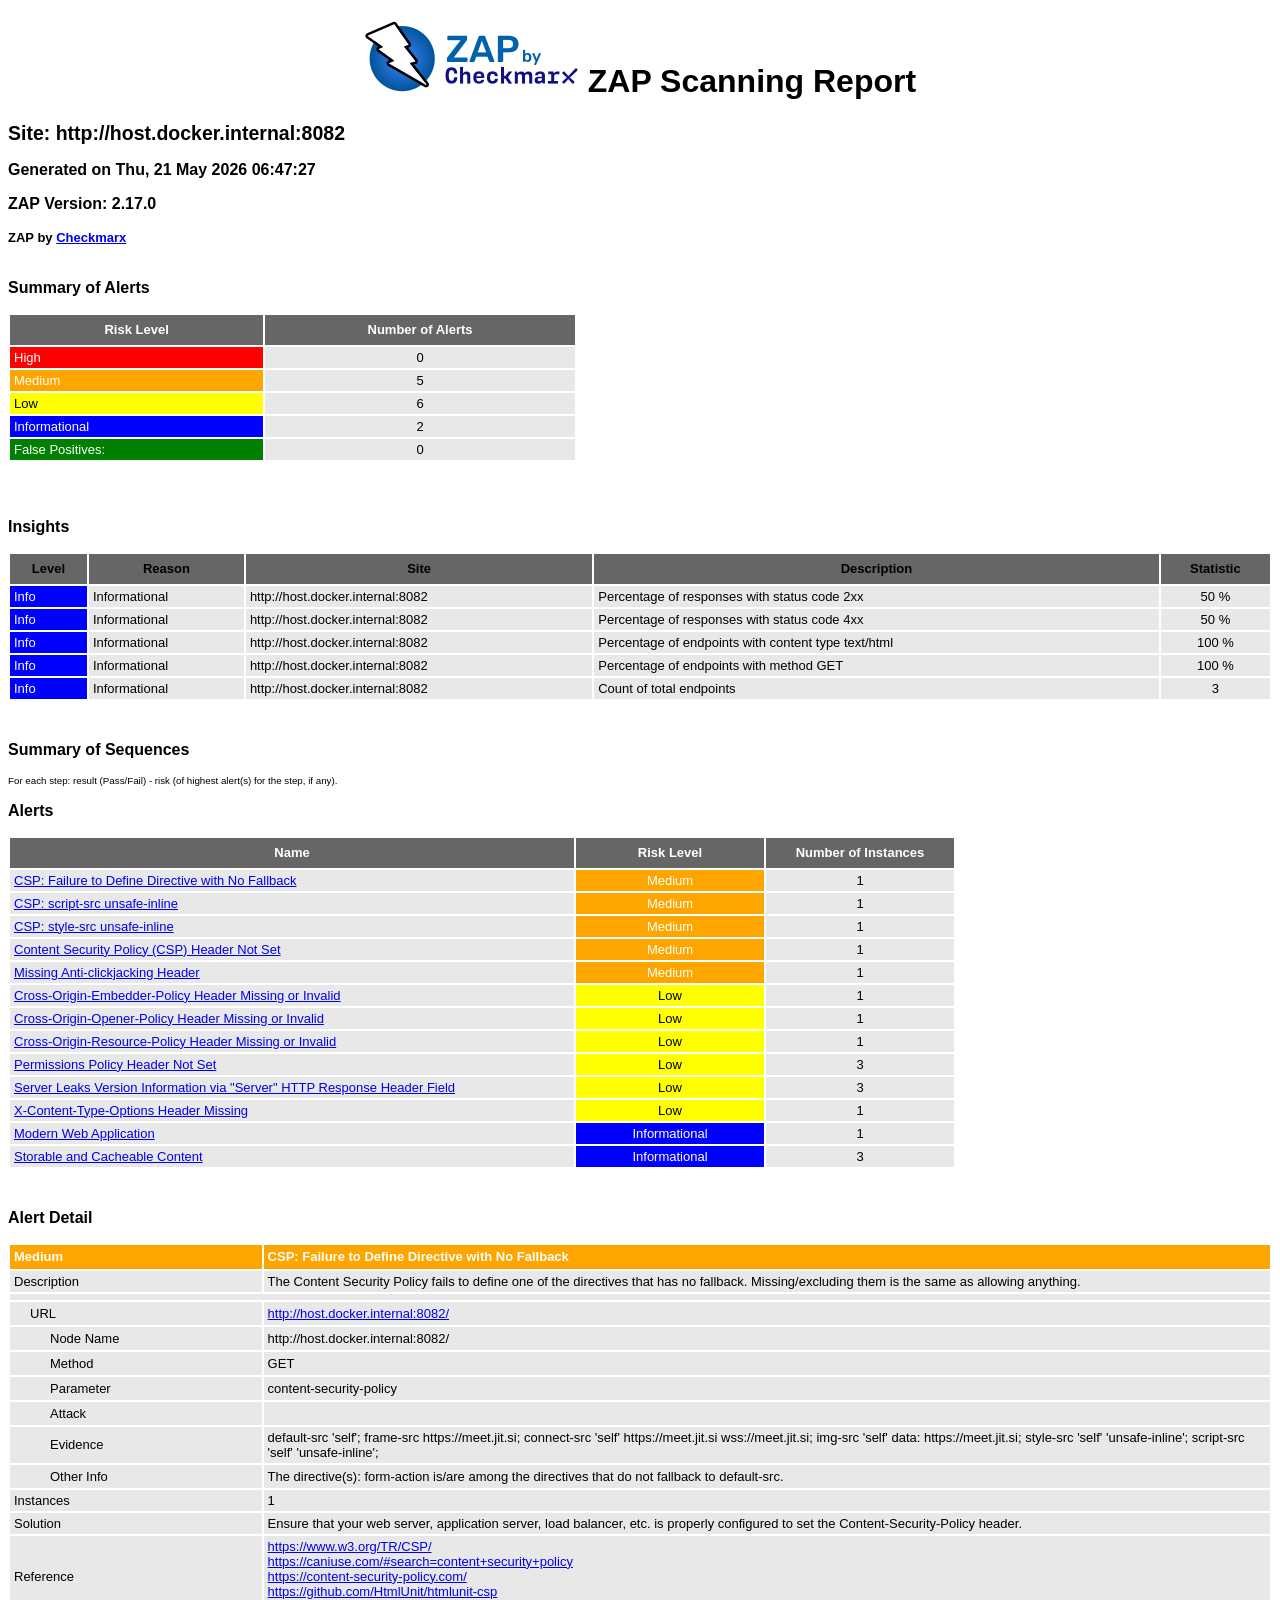
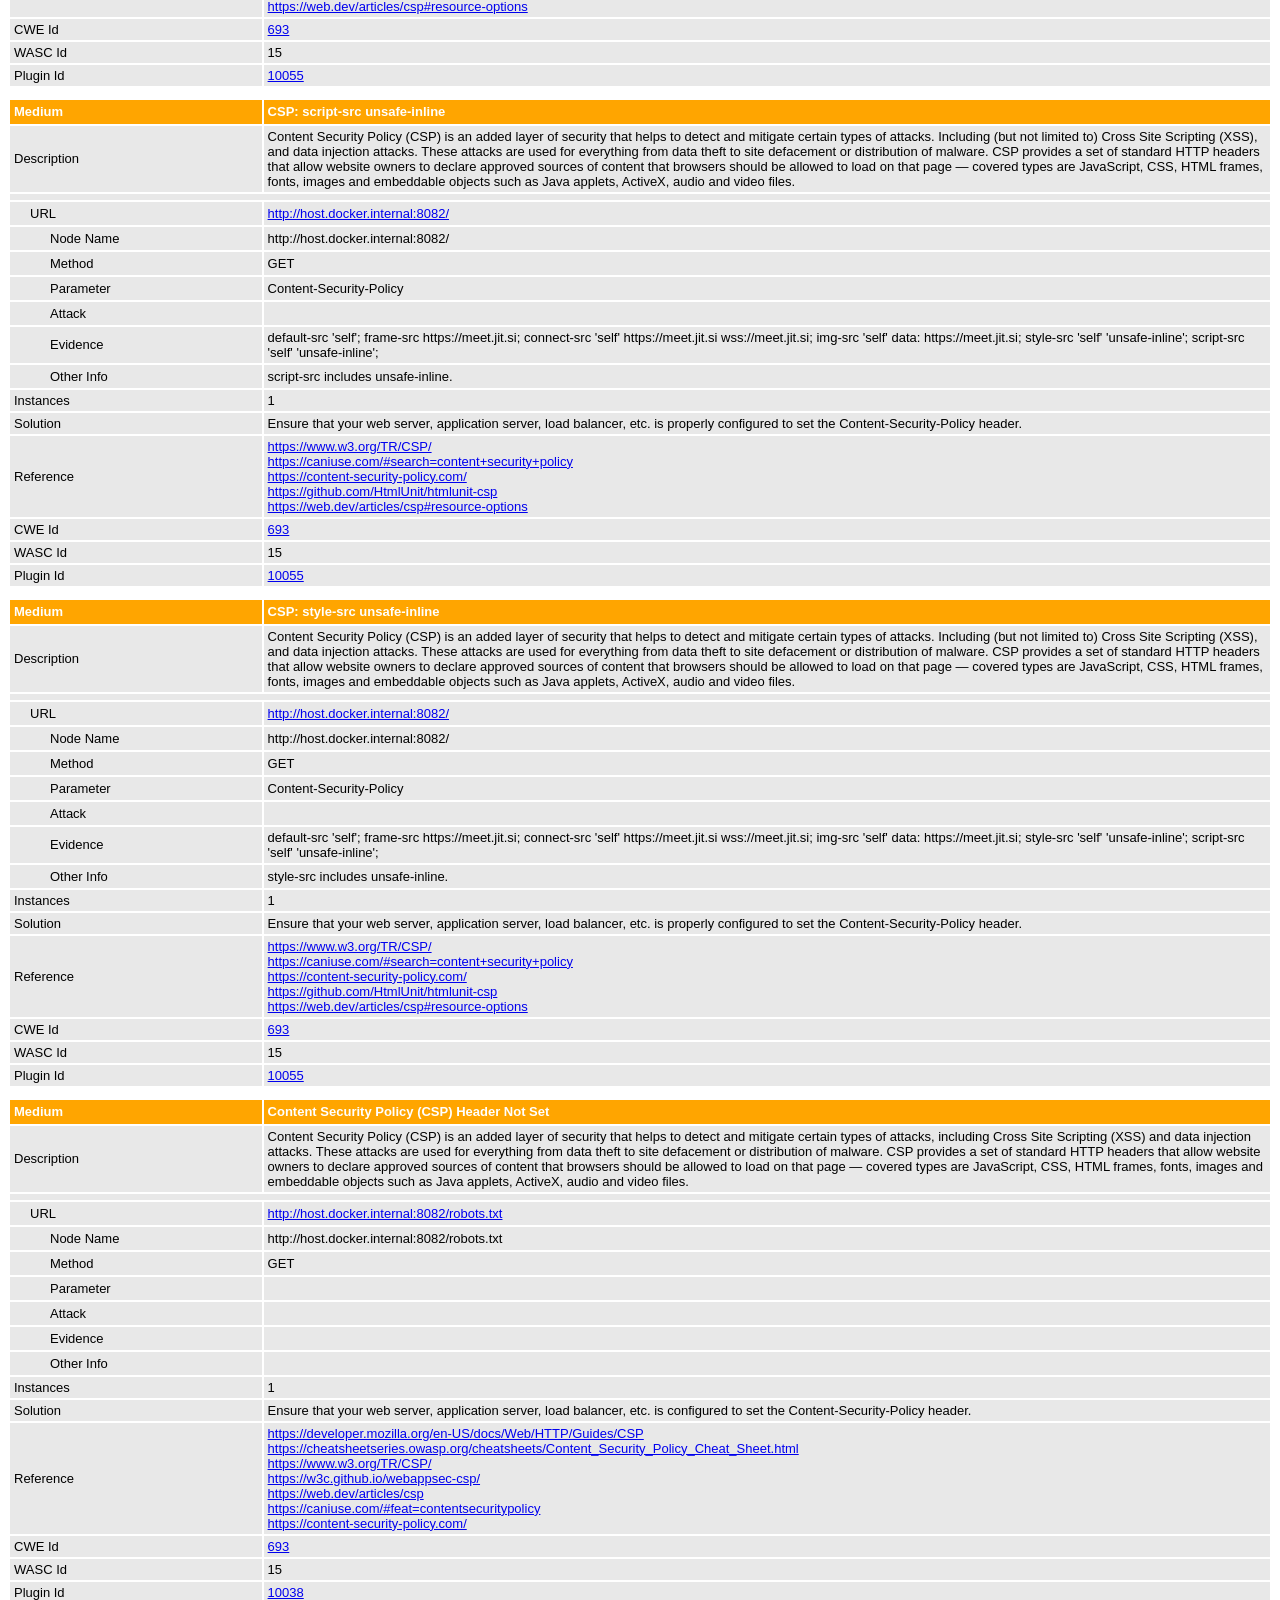
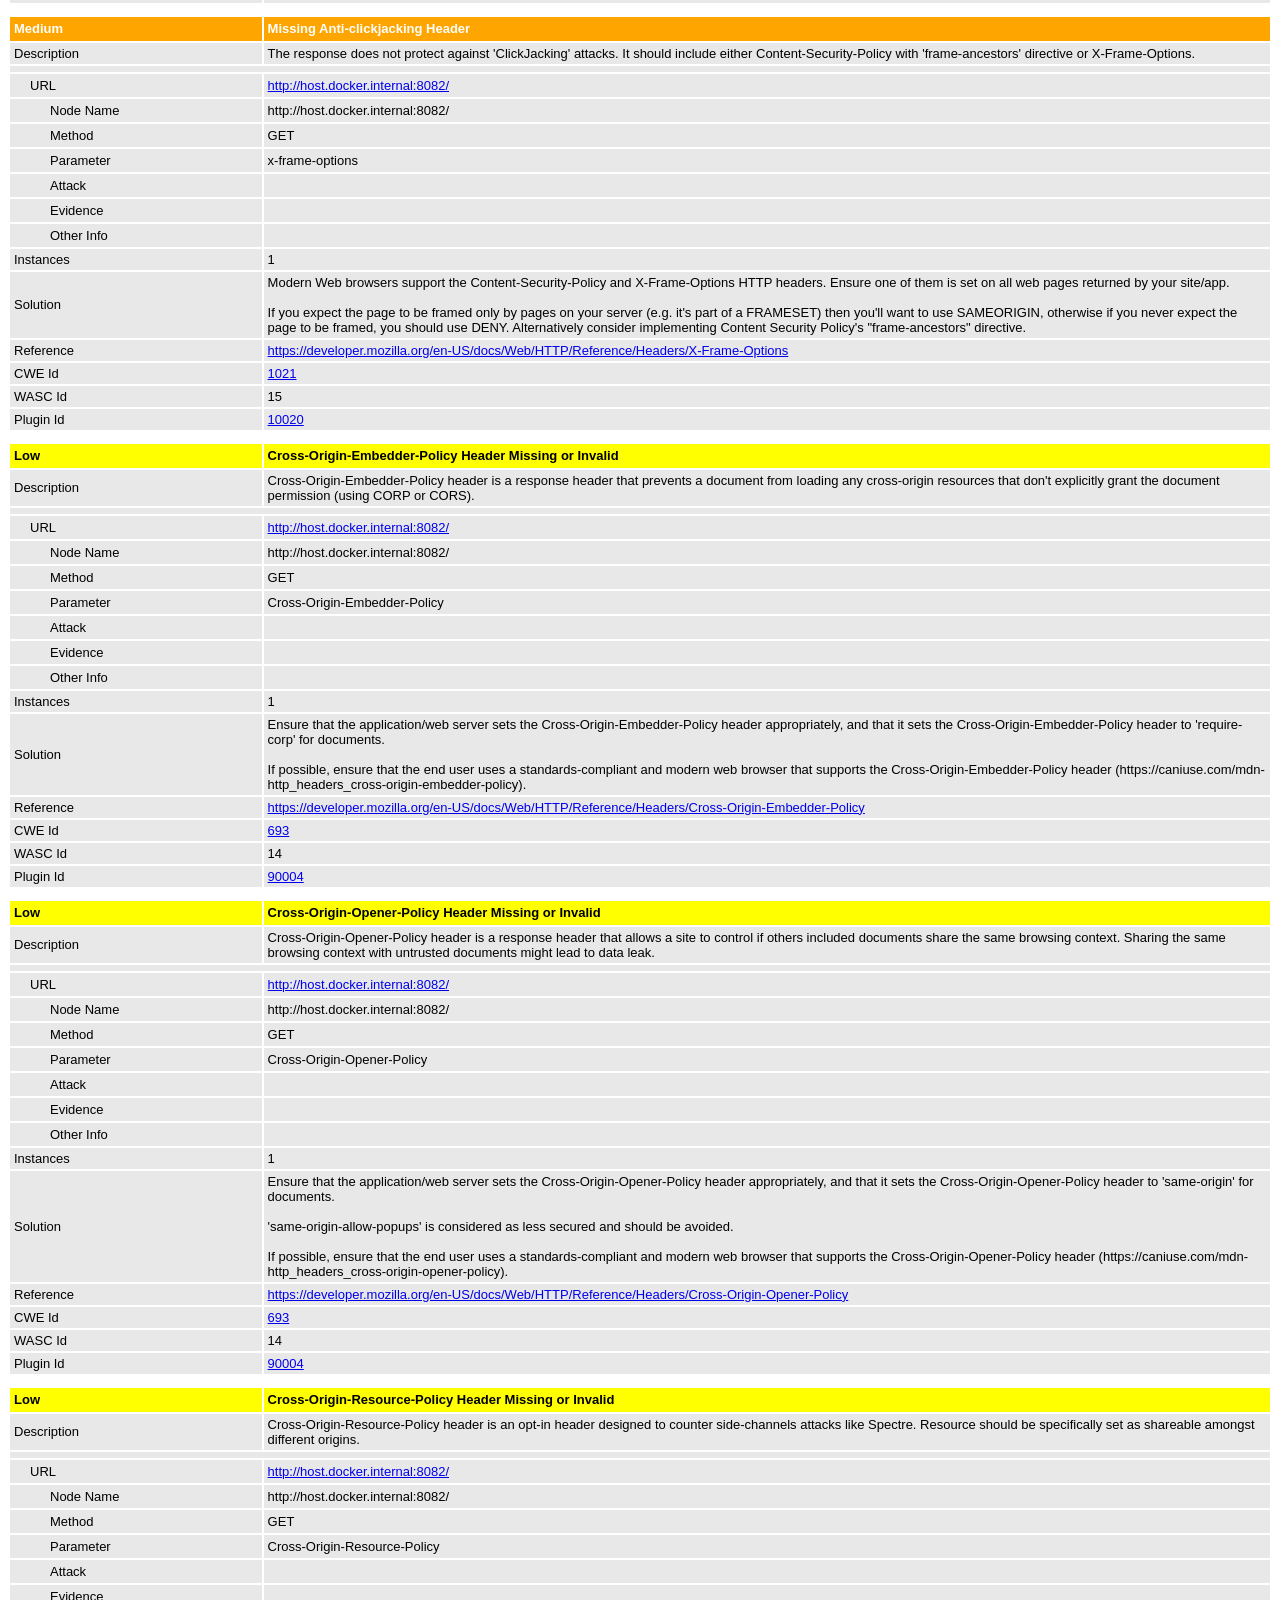
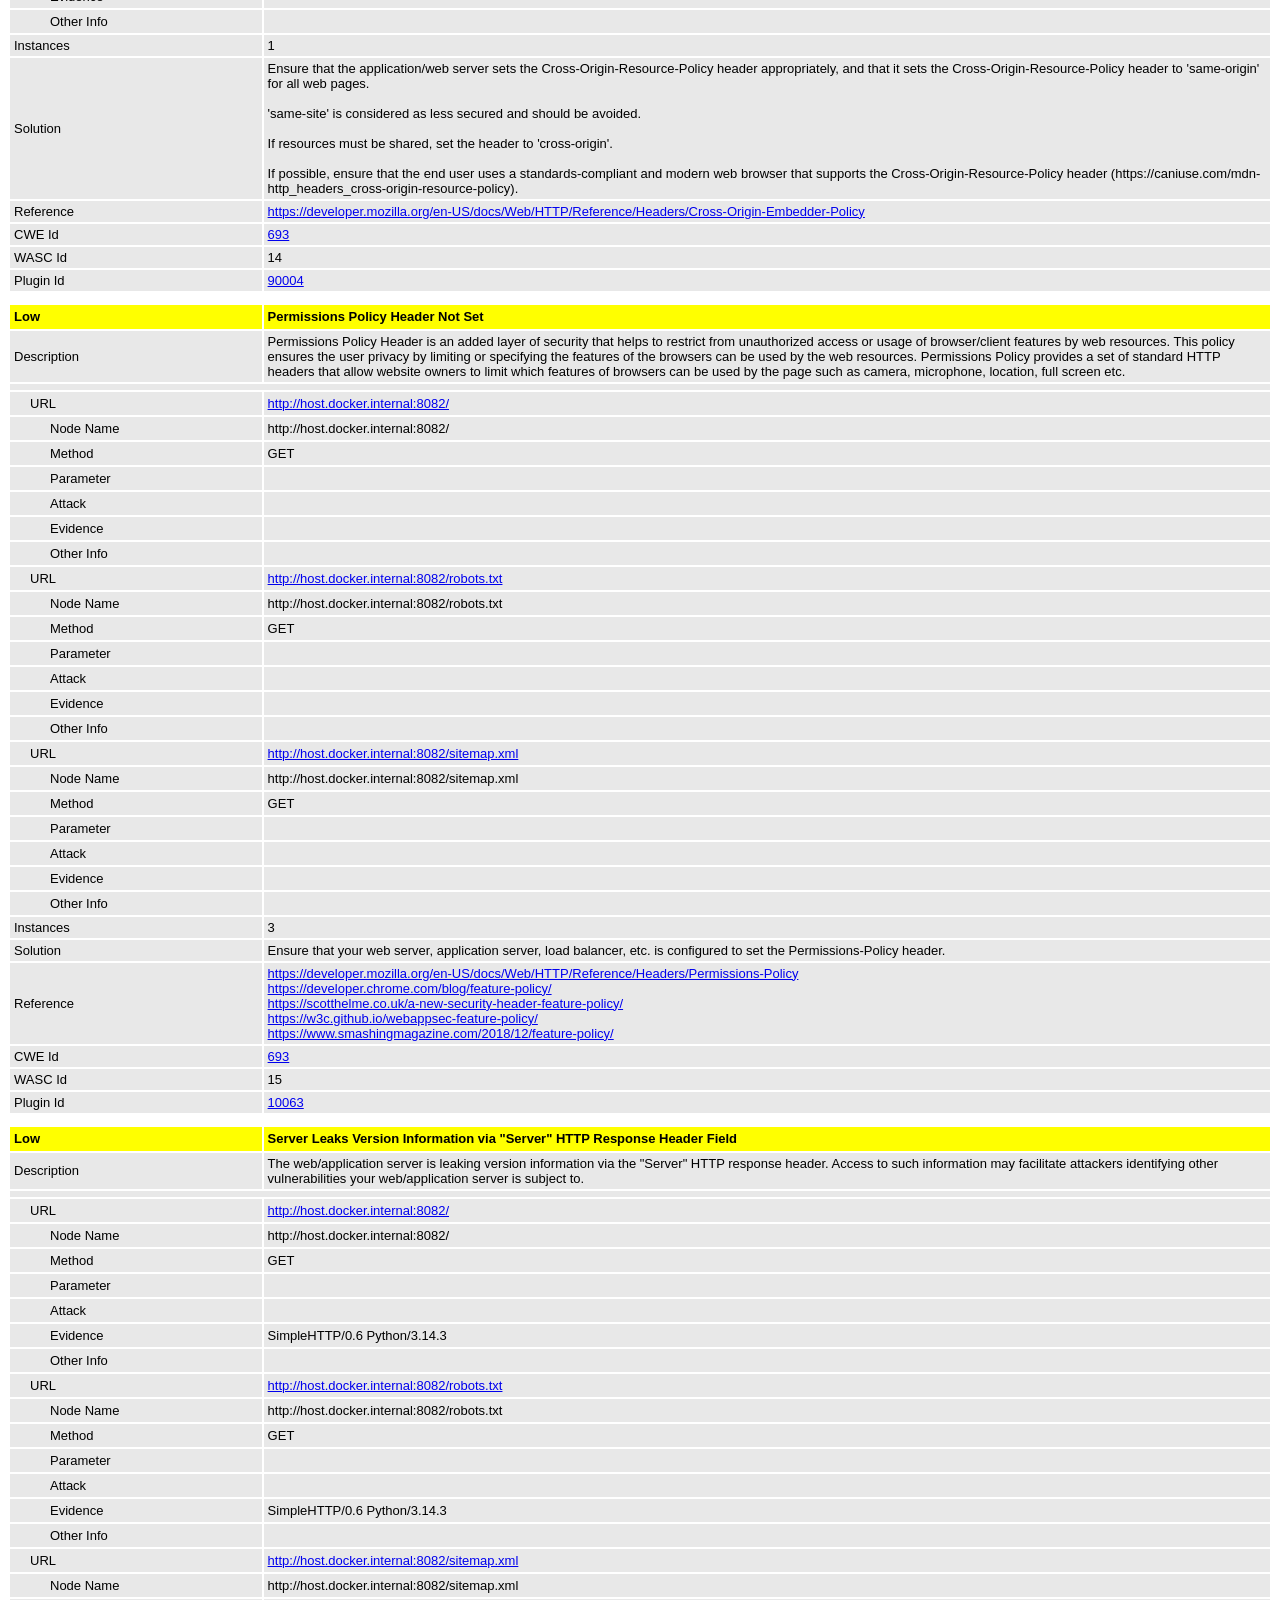
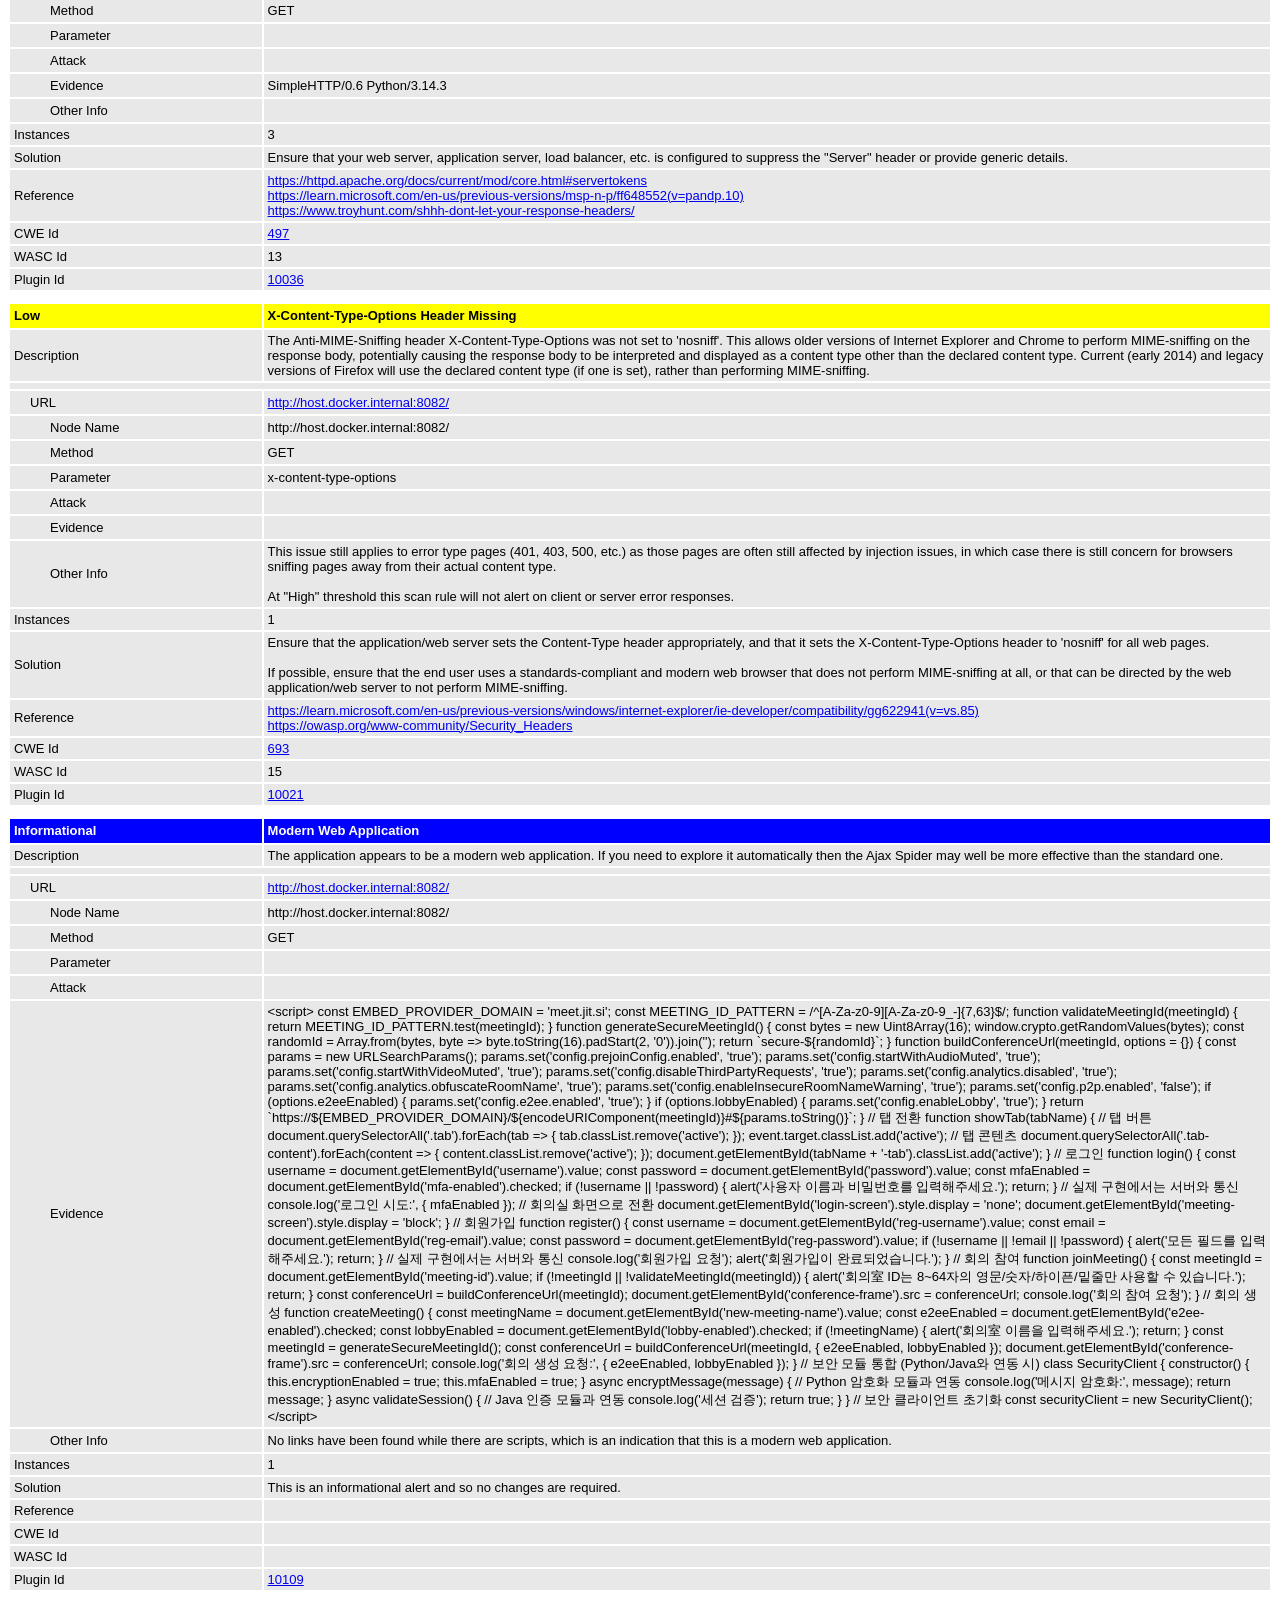
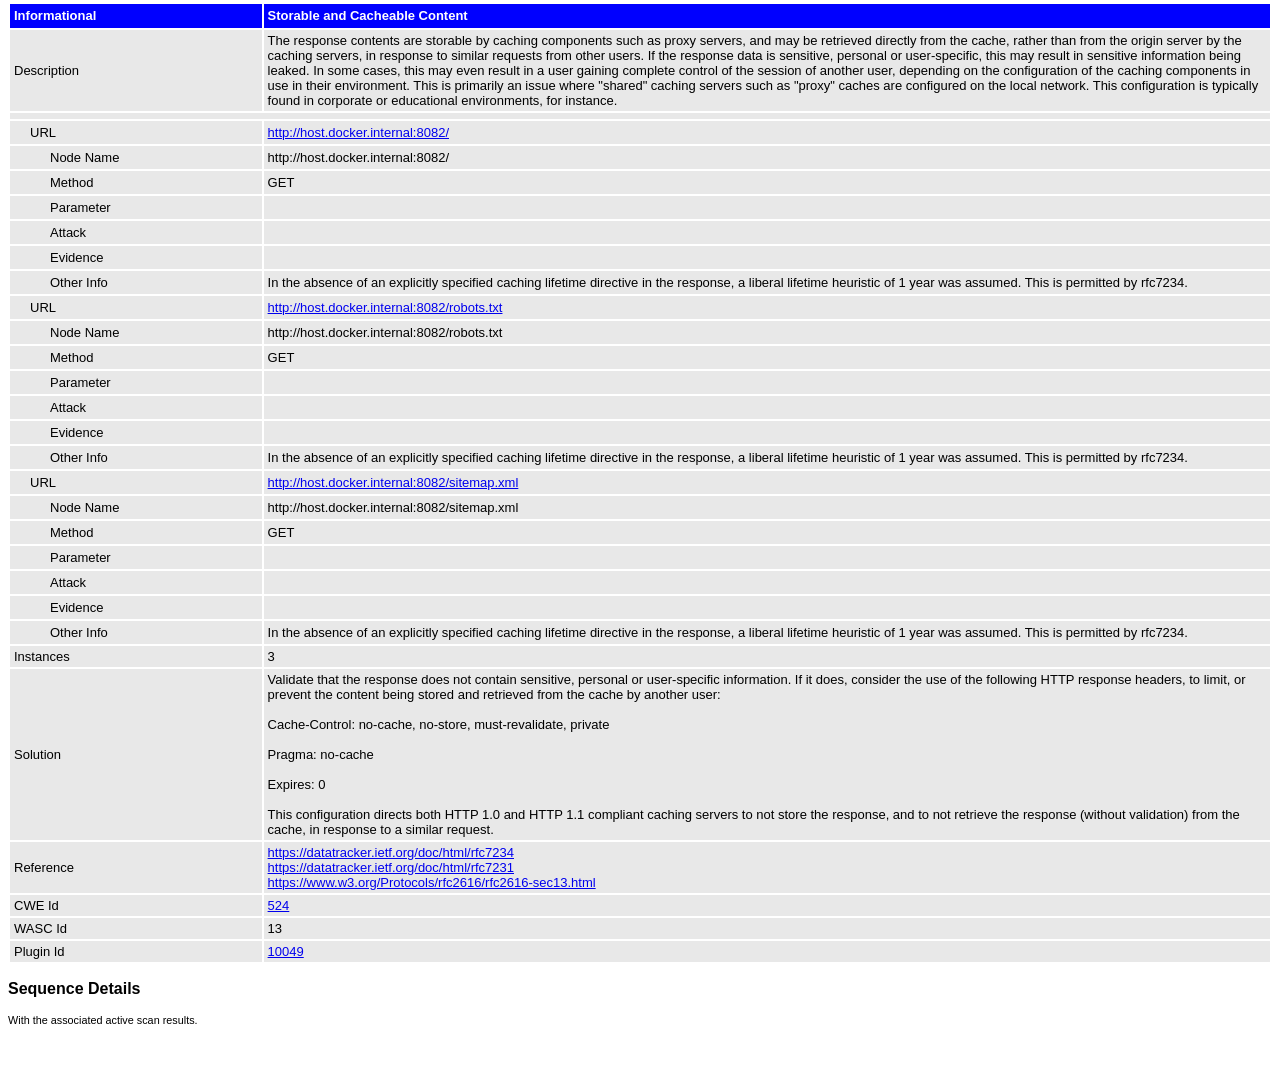
<file: reports/zap-report.html>
<!DOCTYPE html>
<html>
<head>
<META http-equiv="Content-Type" content="text/html; charset=UTF-8" />
<title>ZAP Scanning Report</title>
<style type="text/css">
body {
	font-family: "Helvetica Neue", Helvetica, Arial, sans-serif;
	color: #000;
	font-size: 13px;
}

h1 {
	text-align: center;
	font-weight: bold;
	font-size: 32px
}

h3 {
	font-size: 16px;
}

table {
	border: none;
	font-size: 13px;
}

td, th {
	padding: 3px 4px;
	word-break: break-word;
}

th {
	font-weight: bold;
	background-color: #666666;
}

td {
	background-color: #e8e8e8;
}

.spacer {
	margin: 10px;
}

.spacer-lg {
	margin: 40px;
}

.indent1 {
	padding: 4px 20px;
}

.indent2 {
	padding: 4px 40px;
}

.risk-3 {
	background-color: red;
	color: #FFF;
}

.risk-2 {
	background-color: orange;
	color: #FFF;
}

.risk-1 {
	background-color: yellow;
	color: #000;
}

.risk-0 {
	background-color: blue;
	color: #FFF;
}

.risk--1 {
	background-color: green;
	color: #FFF;
}

.summary {
	width: 45%;
}

.summary th {
	color: #FFF;
}

.summary100 {
	width: 100%;
}

.summary80 {
	width: 80%;
}

.tdconstrainer {
	width: 9.1%;
	padding: 0
}

.alerts {
	width: 75%;
}

.alerts th {
	color: #FFF;
}

.results {
	width: 100%;
}

.results th {
	text-align: left;
}

.left-header {
	display: inline-block;
}

.pass {
	background: green;
	color: white
}

.pass::before {
	content: '\2714';
	color: white
}

.fail {
	background: red;
	color: white
}

.fail::before {
	content: '\2716';
	color: white
}

.alert-3b::before {
	content: '\2691';
	color: red
}

.alert-2b::before {
	content: '\2691 ';
	color: orange
}

.alert-1b::before {
	content: '\2691';
	color: yellow
}

.alert-0b::before {
	content: '\2691';
	color: blue
}

.alert-3a::after {
	content: '\2691';
	color: red
}

.alert-2a::after {
	content: '\2691 ';
	color: orange
}

.alert-1a::after {
	content: '\2691';
	color: yellow
}

.alert-0a::after {
	content: '\2691';
	color: blue
}

.lm2 {
	margin-left: 2em;
}

.smallnote {
	font-size: 0.75em
}

.alwayswhite {
	color: white
}
</style>
</head>
<body>
	<h1>
		<!-- The ZAP by Checkmark Logo -->
		<img
			src="[data-uri]"
			alt="" />
		ZAP Scanning Report
	</h1>
	<p />
	

	<h2>
		
		Site: http://host.docker.internal:8082
		
	</h2>

	<h3>
		Generated on Thu, 21 May 2026 06:47:27
	</h3>

	<h3>
		ZAP Version: 2.17.0
	</h3>

	<h4>
		ZAP by <a href="https://checkmarx.com/">Checkmarx</a>
	</h4>

	
		<h3 class="left-header">Summary of Alerts</h3>
		<table class="summary">
			<tr>
				<th width="45%"
					height="24">Risk Level</th>
				<th width="55%"
					align="center">Number of Alerts</th>
			</tr>
			<tr>
				<td class="risk-3">
					<div>High</div>
				</td>
				<td align="center">
					<div>0</div>
				</td>
			</tr>
			<tr>
				<td class="risk-2">
					<div>Medium</div>
				</td>
				<td align="center">
					<div>5</div>
				</td>
			</tr>
			<tr>
				<td class="risk-1">
					<div>Low</div>
				</td>
				<td align="center">
					<div>6</div>
				</td>
			</tr>
			<tr>
				<td class="risk-0">
					<div>Informational</div>
				</td>
				<td align="center">
					<div>2</div>
				</td>
			</tr>
			<tr>
				<td class="risk--1">
					<div>				False Positives:</div>
				</td>
				<td align="center">
					<div>0</div>
				</td>
			</tr>
		</table>
		<div class="spacer-lg"></div>
	
	
	
		<h3 class="left-header">Insights</h3>
		<table class="summary100">
			<tr>
				<th height="24">Level</th>
				<th>Reason</th>
				<th>Site</th>
				<th>Description</th>
				<th>Statistic</th>
			</tr>
			
				<tr>
				<td class="risk-0">
					<div>Info</div>
				</td>
				<td>
					<div>Informational</div>
				</td>
				<td>
					<div>http://host.docker.internal:8082</div>
				</td>
				<td>
					<div>Percentage of responses with status code 2xx</div>
				</td>
				<td align="center">
					<div>50 %</div>
				</td>
				</tr>
			
				<tr>
				<td class="risk-0">
					<div>Info</div>
				</td>
				<td>
					<div>Informational</div>
				</td>
				<td>
					<div>http://host.docker.internal:8082</div>
				</td>
				<td>
					<div>Percentage of responses with status code 4xx</div>
				</td>
				<td align="center">
					<div>50 %</div>
				</td>
				</tr>
			
				<tr>
				<td class="risk-0">
					<div>Info</div>
				</td>
				<td>
					<div>Informational</div>
				</td>
				<td>
					<div>http://host.docker.internal:8082</div>
				</td>
				<td>
					<div>Percentage of endpoints with content type text/html</div>
				</td>
				<td align="center">
					<div>100 %</div>
				</td>
				</tr>
			
				<tr>
				<td class="risk-0">
					<div>Info</div>
				</td>
				<td>
					<div>Informational</div>
				</td>
				<td>
					<div>http://host.docker.internal:8082</div>
				</td>
				<td>
					<div>Percentage of endpoints with method GET</div>
				</td>
				<td align="center">
					<div>100 %</div>
				</td>
				</tr>
			
				<tr>
				<td class="risk-0">
					<div>Info</div>
				</td>
				<td>
					<div>Informational</div>
				</td>
				<td>
					<div>http://host.docker.internal:8082</div>
				</td>
				<td>
					<div>Count of total endpoints</div>
				</td>
				<td align="center">
					<div>3   </div>
				</td>
				</tr>
			
		</table>
		<div class="spacer-lg"></div>
	

	
		
			<h3>Summary of Sequences</h3>
			<p class="smallnote">For each step: result (Pass/Fail) - risk (of highest alert(s) for the step, if any).</p>

			
				</table>
			
		
	</th:block>

	
		<h3>Alerts</h3>
		<table class="alerts">
			<tr>
				<th width="60%" height="24">Name</th>
				<th width="20%"
					align="center">Risk Level</th>
				<th width="20%"
					align="center">Number of Instances</th>
			</tr>
			<tr>
				<td><a href="#10055">CSP: Failure to Define Directive with No Fallback</a></td>
				<td align="center" class="risk-2">Medium</td>
				
				
				<td align="center">1</td>
				
			</tr>
			<tr>
				<td><a href="#10055">CSP: script-src unsafe-inline</a></td>
				<td align="center" class="risk-2">Medium</td>
				
				
				<td align="center">1</td>
				
			</tr>
			<tr>
				<td><a href="#10055">CSP: style-src unsafe-inline</a></td>
				<td align="center" class="risk-2">Medium</td>
				
				
				<td align="center">1</td>
				
			</tr>
			<tr>
				<td><a href="#10038">Content Security Policy (CSP) Header Not Set</a></td>
				<td align="center" class="risk-2">Medium</td>
				
				
				<td align="center">1</td>
				
			</tr>
			<tr>
				<td><a href="#10020">Missing Anti-clickjacking Header</a></td>
				<td align="center" class="risk-2">Medium</td>
				
				
				<td align="center">1</td>
				
			</tr>
			<tr>
				<td><a href="#90004">Cross-Origin-Embedder-Policy Header Missing or Invalid</a></td>
				<td align="center" class="risk-1">Low</td>
				
				
				<td align="center">1</td>
				
			</tr>
			<tr>
				<td><a href="#90004">Cross-Origin-Opener-Policy Header Missing or Invalid</a></td>
				<td align="center" class="risk-1">Low</td>
				
				
				<td align="center">1</td>
				
			</tr>
			<tr>
				<td><a href="#90004">Cross-Origin-Resource-Policy Header Missing or Invalid</a></td>
				<td align="center" class="risk-1">Low</td>
				
				
				<td align="center">1</td>
				
			</tr>
			<tr>
				<td><a href="#10063">Permissions Policy Header Not Set</a></td>
				<td align="center" class="risk-1">Low</td>
				
				
				<td align="center">3</td>
				
			</tr>
			<tr>
				<td><a href="#10036">Server Leaks Version Information via &quot;Server&quot; HTTP Response Header Field</a></td>
				<td align="center" class="risk-1">Low</td>
				
				
				<td align="center">3</td>
				
			</tr>
			<tr>
				<td><a href="#10021">X-Content-Type-Options Header Missing</a></td>
				<td align="center" class="risk-1">Low</td>
				
				
				<td align="center">1</td>
				
			</tr>
			<tr>
				<td><a href="#10109">Modern Web Application</a></td>
				<td align="center" class="risk-0">Informational</td>
				
				
				<td align="center">1</td>
				
			</tr>
			<tr>
				<td><a href="#10049">Storable and Cacheable Content</a></td>
				<td align="center" class="risk-0">Informational</td>
				
				
				<td align="center">3</td>
				
			</tr>
		</table>
		<div class="spacer-lg"></div>
	

	
		<h3>Alert Detail</h3>
		
			<table class="results">
				<tr height="24">
					<th width="20%" class="risk-2"><a
						id="10055"></a>
						<div>Medium</div></th>
					<th class="risk-2">CSP: Failure to Define Directive with No Fallback</th>
				</tr>
				<tr>
					<td width="20%">Description</td>
					<td width="80%">
							<div>The Content Security Policy fails to define one of the directives that has no fallback. Missing/excluding them is the same as allowing anything.</div>
							
						</td>
				</tr>
				<TR vAlign="top">
					<TD colspan="2"></TD>
				</TR>
				
					<tr>
						<td width="20%"
							class="indent1">URL</td>
						<td width="80%"><a href="http://host.docker.internal:8082/">http://host.docker.internal:8082/</a></td>
					</tr>
					<tr>
						<td width="20%"
							class="indent2">Node Name</td>
						<td width="80%">http://host.docker.internal:8082/</td>
					</tr>
					<tr>
						<td width="20%"
							class="indent2">Method</td>
						<td width="80%">GET</td>
					</tr>
					<tr>
						<td width="20%"
							class="indent2">Parameter</td>
						<td width="80%">content-security-policy</td>
					</tr>
					<tr>
						<td width="20%"
							class="indent2">Attack</td>
						<td width="80%"></td>
					</tr>
					<tr>
						<td width="20%"
							class="indent2">Evidence</td>
						<td width="80%">default-src &#39;self&#39;; frame-src https://meet.jit.si; connect-src &#39;self&#39; https://meet.jit.si wss://meet.jit.si; img-src &#39;self&#39; data: https://meet.jit.si; style-src &#39;self&#39; &#39;unsafe-inline&#39;; script-src &#39;self&#39; &#39;unsafe-inline&#39;;</td>
					</tr>
					<tr>
						<td width="20%"
							class="indent2">Other Info</td>
						<td width="80%">
							<div>The directive(s): form-action is/are among the directives that do not fallback to default-src.</div>
							
						</td>
					</tr>
				
				<tr>
					<td width="20%">Instances</td>
					
					
					<td width="80%">1</td>
					
				</tr>
				<tr>
					<td width="20%">Solution</td>
					<td width="80%">
							<div>Ensure that your web server, application server, load balancer, etc. is properly configured to set the Content-Security-Policy header.</div>
							
						</td>
				</tr>
				<tr>
					<td width="20%">Reference</td>
					<td width="80%">
							<a href="https://www.w3.org/TR/CSP/">https://www.w3.org/TR/CSP/</a>
							<br />
						
							<a href="https://caniuse.com/#search=content+security+policy">https://caniuse.com/#search=content+security+policy</a>
							<br />
						
							<a href="https://content-security-policy.com/">https://content-security-policy.com/</a>
							<br />
						
							<a href="https://github.com/HtmlUnit/htmlunit-csp">https://github.com/HtmlUnit/htmlunit-csp</a>
							<br />
						
							<a href="https://web.dev/articles/csp#resource-options">https://web.dev/articles/csp#resource-options</a>
							
						</td>
				</tr>
				<tr>
					<td width="20%">CWE Id</td>
					<td width="80%"><a
						href="https://cwe.mitre.org/data/definitions/693.html">693</a></td>
				</tr>
				<tr>
					<td width="20%">WASC Id</td>
					<td width="80%">15</td>
				</tr>
				<tr>
					<td width="20%">Plugin Id</td>
					<td width="80%"><a
						href="https://www.zaproxy.org/docs/alerts/10055/">10055</a></td>
				</tr>
			</table>
			<div class="spacer"></div>
		
			<table class="results">
				<tr height="24">
					<th width="20%" class="risk-2"><a
						id="10055"></a>
						<div>Medium</div></th>
					<th class="risk-2">CSP: script-src unsafe-inline</th>
				</tr>
				<tr>
					<td width="20%">Description</td>
					<td width="80%">
							<div>Content Security Policy (CSP) is an added layer of security that helps to detect and mitigate certain types of attacks. Including (but not limited to) Cross Site Scripting (XSS), and data injection attacks. These attacks are used for everything from data theft to site defacement or distribution of malware. CSP provides a set of standard HTTP headers that allow website owners to declare approved sources of content that browsers should be allowed to load on that page — covered types are JavaScript, CSS, HTML frames, fonts, images and embeddable objects such as Java applets, ActiveX, audio and video files.</div>
							
						</td>
				</tr>
				<TR vAlign="top">
					<TD colspan="2"></TD>
				</TR>
				
					<tr>
						<td width="20%"
							class="indent1">URL</td>
						<td width="80%"><a href="http://host.docker.internal:8082/">http://host.docker.internal:8082/</a></td>
					</tr>
					<tr>
						<td width="20%"
							class="indent2">Node Name</td>
						<td width="80%">http://host.docker.internal:8082/</td>
					</tr>
					<tr>
						<td width="20%"
							class="indent2">Method</td>
						<td width="80%">GET</td>
					</tr>
					<tr>
						<td width="20%"
							class="indent2">Parameter</td>
						<td width="80%">Content-Security-Policy</td>
					</tr>
					<tr>
						<td width="20%"
							class="indent2">Attack</td>
						<td width="80%"></td>
					</tr>
					<tr>
						<td width="20%"
							class="indent2">Evidence</td>
						<td width="80%">default-src &#39;self&#39;; frame-src https://meet.jit.si; connect-src &#39;self&#39; https://meet.jit.si wss://meet.jit.si; img-src &#39;self&#39; data: https://meet.jit.si; style-src &#39;self&#39; &#39;unsafe-inline&#39;; script-src &#39;self&#39; &#39;unsafe-inline&#39;;</td>
					</tr>
					<tr>
						<td width="20%"
							class="indent2">Other Info</td>
						<td width="80%">
							<div>script-src includes unsafe-inline.</div>
							
						</td>
					</tr>
				
				<tr>
					<td width="20%">Instances</td>
					
					
					<td width="80%">1</td>
					
				</tr>
				<tr>
					<td width="20%">Solution</td>
					<td width="80%">
							<div>Ensure that your web server, application server, load balancer, etc. is properly configured to set the Content-Security-Policy header.</div>
							
						</td>
				</tr>
				<tr>
					<td width="20%">Reference</td>
					<td width="80%">
							<a href="https://www.w3.org/TR/CSP/">https://www.w3.org/TR/CSP/</a>
							<br />
						
							<a href="https://caniuse.com/#search=content+security+policy">https://caniuse.com/#search=content+security+policy</a>
							<br />
						
							<a href="https://content-security-policy.com/">https://content-security-policy.com/</a>
							<br />
						
							<a href="https://github.com/HtmlUnit/htmlunit-csp">https://github.com/HtmlUnit/htmlunit-csp</a>
							<br />
						
							<a href="https://web.dev/articles/csp#resource-options">https://web.dev/articles/csp#resource-options</a>
							
						</td>
				</tr>
				<tr>
					<td width="20%">CWE Id</td>
					<td width="80%"><a
						href="https://cwe.mitre.org/data/definitions/693.html">693</a></td>
				</tr>
				<tr>
					<td width="20%">WASC Id</td>
					<td width="80%">15</td>
				</tr>
				<tr>
					<td width="20%">Plugin Id</td>
					<td width="80%"><a
						href="https://www.zaproxy.org/docs/alerts/10055/">10055</a></td>
				</tr>
			</table>
			<div class="spacer"></div>
		
			<table class="results">
				<tr height="24">
					<th width="20%" class="risk-2"><a
						id="10055"></a>
						<div>Medium</div></th>
					<th class="risk-2">CSP: style-src unsafe-inline</th>
				</tr>
				<tr>
					<td width="20%">Description</td>
					<td width="80%">
							<div>Content Security Policy (CSP) is an added layer of security that helps to detect and mitigate certain types of attacks. Including (but not limited to) Cross Site Scripting (XSS), and data injection attacks. These attacks are used for everything from data theft to site defacement or distribution of malware. CSP provides a set of standard HTTP headers that allow website owners to declare approved sources of content that browsers should be allowed to load on that page — covered types are JavaScript, CSS, HTML frames, fonts, images and embeddable objects such as Java applets, ActiveX, audio and video files.</div>
							
						</td>
				</tr>
				<TR vAlign="top">
					<TD colspan="2"></TD>
				</TR>
				
					<tr>
						<td width="20%"
							class="indent1">URL</td>
						<td width="80%"><a href="http://host.docker.internal:8082/">http://host.docker.internal:8082/</a></td>
					</tr>
					<tr>
						<td width="20%"
							class="indent2">Node Name</td>
						<td width="80%">http://host.docker.internal:8082/</td>
					</tr>
					<tr>
						<td width="20%"
							class="indent2">Method</td>
						<td width="80%">GET</td>
					</tr>
					<tr>
						<td width="20%"
							class="indent2">Parameter</td>
						<td width="80%">Content-Security-Policy</td>
					</tr>
					<tr>
						<td width="20%"
							class="indent2">Attack</td>
						<td width="80%"></td>
					</tr>
					<tr>
						<td width="20%"
							class="indent2">Evidence</td>
						<td width="80%">default-src &#39;self&#39;; frame-src https://meet.jit.si; connect-src &#39;self&#39; https://meet.jit.si wss://meet.jit.si; img-src &#39;self&#39; data: https://meet.jit.si; style-src &#39;self&#39; &#39;unsafe-inline&#39;; script-src &#39;self&#39; &#39;unsafe-inline&#39;;</td>
					</tr>
					<tr>
						<td width="20%"
							class="indent2">Other Info</td>
						<td width="80%">
							<div>style-src includes unsafe-inline.</div>
							
						</td>
					</tr>
				
				<tr>
					<td width="20%">Instances</td>
					
					
					<td width="80%">1</td>
					
				</tr>
				<tr>
					<td width="20%">Solution</td>
					<td width="80%">
							<div>Ensure that your web server, application server, load balancer, etc. is properly configured to set the Content-Security-Policy header.</div>
							
						</td>
				</tr>
				<tr>
					<td width="20%">Reference</td>
					<td width="80%">
							<a href="https://www.w3.org/TR/CSP/">https://www.w3.org/TR/CSP/</a>
							<br />
						
							<a href="https://caniuse.com/#search=content+security+policy">https://caniuse.com/#search=content+security+policy</a>
							<br />
						
							<a href="https://content-security-policy.com/">https://content-security-policy.com/</a>
							<br />
						
							<a href="https://github.com/HtmlUnit/htmlunit-csp">https://github.com/HtmlUnit/htmlunit-csp</a>
							<br />
						
							<a href="https://web.dev/articles/csp#resource-options">https://web.dev/articles/csp#resource-options</a>
							
						</td>
				</tr>
				<tr>
					<td width="20%">CWE Id</td>
					<td width="80%"><a
						href="https://cwe.mitre.org/data/definitions/693.html">693</a></td>
				</tr>
				<tr>
					<td width="20%">WASC Id</td>
					<td width="80%">15</td>
				</tr>
				<tr>
					<td width="20%">Plugin Id</td>
					<td width="80%"><a
						href="https://www.zaproxy.org/docs/alerts/10055/">10055</a></td>
				</tr>
			</table>
			<div class="spacer"></div>
		
			<table class="results">
				<tr height="24">
					<th width="20%" class="risk-2"><a
						id="10038"></a>
						<div>Medium</div></th>
					<th class="risk-2">Content Security Policy (CSP) Header Not Set</th>
				</tr>
				<tr>
					<td width="20%">Description</td>
					<td width="80%">
							<div>Content Security Policy (CSP) is an added layer of security that helps to detect and mitigate certain types of attacks, including Cross Site Scripting (XSS) and data injection attacks. These attacks are used for everything from data theft to site defacement or distribution of malware. CSP provides a set of standard HTTP headers that allow website owners to declare approved sources of content that browsers should be allowed to load on that page — covered types are JavaScript, CSS, HTML frames, fonts, images and embeddable objects such as Java applets, ActiveX, audio and video files.</div>
							
						</td>
				</tr>
				<TR vAlign="top">
					<TD colspan="2"></TD>
				</TR>
				
					<tr>
						<td width="20%"
							class="indent1">URL</td>
						<td width="80%"><a href="http://host.docker.internal:8082/robots.txt">http://host.docker.internal:8082/robots.txt</a></td>
					</tr>
					<tr>
						<td width="20%"
							class="indent2">Node Name</td>
						<td width="80%">http://host.docker.internal:8082/robots.txt</td>
					</tr>
					<tr>
						<td width="20%"
							class="indent2">Method</td>
						<td width="80%">GET</td>
					</tr>
					<tr>
						<td width="20%"
							class="indent2">Parameter</td>
						<td width="80%"></td>
					</tr>
					<tr>
						<td width="20%"
							class="indent2">Attack</td>
						<td width="80%"></td>
					</tr>
					<tr>
						<td width="20%"
							class="indent2">Evidence</td>
						<td width="80%"></td>
					</tr>
					<tr>
						<td width="20%"
							class="indent2">Other Info</td>
						<td width="80%"></td>
					</tr>
				
				<tr>
					<td width="20%">Instances</td>
					
					
					<td width="80%">1</td>
					
				</tr>
				<tr>
					<td width="20%">Solution</td>
					<td width="80%">
							<div>Ensure that your web server, application server, load balancer, etc. is configured to set the Content-Security-Policy header.</div>
							
						</td>
				</tr>
				<tr>
					<td width="20%">Reference</td>
					<td width="80%">
							<a href="https://developer.mozilla.org/en-US/docs/Web/HTTP/Guides/CSP">https://developer.mozilla.org/en-US/docs/Web/HTTP/Guides/CSP</a>
							<br />
						
							<a href="https://cheatsheetseries.owasp.org/cheatsheets/Content_Security_Policy_Cheat_Sheet.html">https://cheatsheetseries.owasp.org/cheatsheets/Content_Security_Policy_Cheat_Sheet.html</a>
							<br />
						
							<a href="https://www.w3.org/TR/CSP/">https://www.w3.org/TR/CSP/</a>
							<br />
						
							<a href="https://w3c.github.io/webappsec-csp/">https://w3c.github.io/webappsec-csp/</a>
							<br />
						
							<a href="https://web.dev/articles/csp">https://web.dev/articles/csp</a>
							<br />
						
							<a href="https://caniuse.com/#feat=contentsecuritypolicy">https://caniuse.com/#feat=contentsecuritypolicy</a>
							<br />
						
							<a href="https://content-security-policy.com/">https://content-security-policy.com/</a>
							
						</td>
				</tr>
				<tr>
					<td width="20%">CWE Id</td>
					<td width="80%"><a
						href="https://cwe.mitre.org/data/definitions/693.html">693</a></td>
				</tr>
				<tr>
					<td width="20%">WASC Id</td>
					<td width="80%">15</td>
				</tr>
				<tr>
					<td width="20%">Plugin Id</td>
					<td width="80%"><a
						href="https://www.zaproxy.org/docs/alerts/10038/">10038</a></td>
				</tr>
			</table>
			<div class="spacer"></div>
		
			<table class="results">
				<tr height="24">
					<th width="20%" class="risk-2"><a
						id="10020"></a>
						<div>Medium</div></th>
					<th class="risk-2">Missing Anti-clickjacking Header</th>
				</tr>
				<tr>
					<td width="20%">Description</td>
					<td width="80%">
							<div>The response does not protect against &#39;ClickJacking&#39; attacks. It should include either Content-Security-Policy with &#39;frame-ancestors&#39; directive or X-Frame-Options.</div>
							
						</td>
				</tr>
				<TR vAlign="top">
					<TD colspan="2"></TD>
				</TR>
				
					<tr>
						<td width="20%"
							class="indent1">URL</td>
						<td width="80%"><a href="http://host.docker.internal:8082/">http://host.docker.internal:8082/</a></td>
					</tr>
					<tr>
						<td width="20%"
							class="indent2">Node Name</td>
						<td width="80%">http://host.docker.internal:8082/</td>
					</tr>
					<tr>
						<td width="20%"
							class="indent2">Method</td>
						<td width="80%">GET</td>
					</tr>
					<tr>
						<td width="20%"
							class="indent2">Parameter</td>
						<td width="80%">x-frame-options</td>
					</tr>
					<tr>
						<td width="20%"
							class="indent2">Attack</td>
						<td width="80%"></td>
					</tr>
					<tr>
						<td width="20%"
							class="indent2">Evidence</td>
						<td width="80%"></td>
					</tr>
					<tr>
						<td width="20%"
							class="indent2">Other Info</td>
						<td width="80%"></td>
					</tr>
				
				<tr>
					<td width="20%">Instances</td>
					
					
					<td width="80%">1</td>
					
				</tr>
				<tr>
					<td width="20%">Solution</td>
					<td width="80%">
							<div>Modern Web browsers support the Content-Security-Policy and X-Frame-Options HTTP headers. Ensure one of them is set on all web pages returned by your site/app.</div>
							<br />
						
							<div>If you expect the page to be framed only by pages on your server (e.g. it&#39;s part of a FRAMESET) then you&#39;ll want to use SAMEORIGIN, otherwise if you never expect the page to be framed, you should use DENY. Alternatively consider implementing Content Security Policy&#39;s &quot;frame-ancestors&quot; directive.</div>
							
						</td>
				</tr>
				<tr>
					<td width="20%">Reference</td>
					<td width="80%">
							<a href="https://developer.mozilla.org/en-US/docs/Web/HTTP/Reference/Headers/X-Frame-Options">https://developer.mozilla.org/en-US/docs/Web/HTTP/Reference/Headers/X-Frame-Options</a>
							
						</td>
				</tr>
				<tr>
					<td width="20%">CWE Id</td>
					<td width="80%"><a
						href="https://cwe.mitre.org/data/definitions/1021.html">1021</a></td>
				</tr>
				<tr>
					<td width="20%">WASC Id</td>
					<td width="80%">15</td>
				</tr>
				<tr>
					<td width="20%">Plugin Id</td>
					<td width="80%"><a
						href="https://www.zaproxy.org/docs/alerts/10020/">10020</a></td>
				</tr>
			</table>
			<div class="spacer"></div>
		
			<table class="results">
				<tr height="24">
					<th width="20%" class="risk-1"><a
						id="90004"></a>
						<div>Low</div></th>
					<th class="risk-1">Cross-Origin-Embedder-Policy Header Missing or Invalid</th>
				</tr>
				<tr>
					<td width="20%">Description</td>
					<td width="80%">
							<div>Cross-Origin-Embedder-Policy header is a response header that prevents a document from loading any cross-origin resources that don&#39;t explicitly grant the document permission (using CORP or CORS).</div>
							
						</td>
				</tr>
				<TR vAlign="top">
					<TD colspan="2"></TD>
				</TR>
				
					<tr>
						<td width="20%"
							class="indent1">URL</td>
						<td width="80%"><a href="http://host.docker.internal:8082/">http://host.docker.internal:8082/</a></td>
					</tr>
					<tr>
						<td width="20%"
							class="indent2">Node Name</td>
						<td width="80%">http://host.docker.internal:8082/</td>
					</tr>
					<tr>
						<td width="20%"
							class="indent2">Method</td>
						<td width="80%">GET</td>
					</tr>
					<tr>
						<td width="20%"
							class="indent2">Parameter</td>
						<td width="80%">Cross-Origin-Embedder-Policy</td>
					</tr>
					<tr>
						<td width="20%"
							class="indent2">Attack</td>
						<td width="80%"></td>
					</tr>
					<tr>
						<td width="20%"
							class="indent2">Evidence</td>
						<td width="80%"></td>
					</tr>
					<tr>
						<td width="20%"
							class="indent2">Other Info</td>
						<td width="80%"></td>
					</tr>
				
				<tr>
					<td width="20%">Instances</td>
					
					
					<td width="80%">1</td>
					
				</tr>
				<tr>
					<td width="20%">Solution</td>
					<td width="80%">
							<div>Ensure that the application/web server sets the Cross-Origin-Embedder-Policy header appropriately, and that it sets the Cross-Origin-Embedder-Policy header to &#39;require-corp&#39; for documents.</div>
							<br />
						
							<div>If possible, ensure that the end user uses a standards-compliant and modern web browser that supports the Cross-Origin-Embedder-Policy header (https://caniuse.com/mdn-http_headers_cross-origin-embedder-policy).</div>
							
						</td>
				</tr>
				<tr>
					<td width="20%">Reference</td>
					<td width="80%">
							<a href="https://developer.mozilla.org/en-US/docs/Web/HTTP/Reference/Headers/Cross-Origin-Embedder-Policy">https://developer.mozilla.org/en-US/docs/Web/HTTP/Reference/Headers/Cross-Origin-Embedder-Policy</a>
							
						</td>
				</tr>
				<tr>
					<td width="20%">CWE Id</td>
					<td width="80%"><a
						href="https://cwe.mitre.org/data/definitions/693.html">693</a></td>
				</tr>
				<tr>
					<td width="20%">WASC Id</td>
					<td width="80%">14</td>
				</tr>
				<tr>
					<td width="20%">Plugin Id</td>
					<td width="80%"><a
						href="https://www.zaproxy.org/docs/alerts/90004/">90004</a></td>
				</tr>
			</table>
			<div class="spacer"></div>
		
			<table class="results">
				<tr height="24">
					<th width="20%" class="risk-1"><a
						id="90004"></a>
						<div>Low</div></th>
					<th class="risk-1">Cross-Origin-Opener-Policy Header Missing or Invalid</th>
				</tr>
				<tr>
					<td width="20%">Description</td>
					<td width="80%">
							<div>Cross-Origin-Opener-Policy header is a response header that allows a site to control if others included documents share the same browsing context. Sharing the same browsing context with untrusted documents might lead to data leak.</div>
							
						</td>
				</tr>
				<TR vAlign="top">
					<TD colspan="2"></TD>
				</TR>
				
					<tr>
						<td width="20%"
							class="indent1">URL</td>
						<td width="80%"><a href="http://host.docker.internal:8082/">http://host.docker.internal:8082/</a></td>
					</tr>
					<tr>
						<td width="20%"
							class="indent2">Node Name</td>
						<td width="80%">http://host.docker.internal:8082/</td>
					</tr>
					<tr>
						<td width="20%"
							class="indent2">Method</td>
						<td width="80%">GET</td>
					</tr>
					<tr>
						<td width="20%"
							class="indent2">Parameter</td>
						<td width="80%">Cross-Origin-Opener-Policy</td>
					</tr>
					<tr>
						<td width="20%"
							class="indent2">Attack</td>
						<td width="80%"></td>
					</tr>
					<tr>
						<td width="20%"
							class="indent2">Evidence</td>
						<td width="80%"></td>
					</tr>
					<tr>
						<td width="20%"
							class="indent2">Other Info</td>
						<td width="80%"></td>
					</tr>
				
				<tr>
					<td width="20%">Instances</td>
					
					
					<td width="80%">1</td>
					
				</tr>
				<tr>
					<td width="20%">Solution</td>
					<td width="80%">
							<div>Ensure that the application/web server sets the Cross-Origin-Opener-Policy header appropriately, and that it sets the Cross-Origin-Opener-Policy header to &#39;same-origin&#39; for documents.</div>
							<br />
						
							<div>&#39;same-origin-allow-popups&#39; is considered as less secured and should be avoided.</div>
							<br />
						
							<div>If possible, ensure that the end user uses a standards-compliant and modern web browser that supports the Cross-Origin-Opener-Policy header (https://caniuse.com/mdn-http_headers_cross-origin-opener-policy).</div>
							
						</td>
				</tr>
				<tr>
					<td width="20%">Reference</td>
					<td width="80%">
							<a href="https://developer.mozilla.org/en-US/docs/Web/HTTP/Reference/Headers/Cross-Origin-Opener-Policy">https://developer.mozilla.org/en-US/docs/Web/HTTP/Reference/Headers/Cross-Origin-Opener-Policy</a>
							
						</td>
				</tr>
				<tr>
					<td width="20%">CWE Id</td>
					<td width="80%"><a
						href="https://cwe.mitre.org/data/definitions/693.html">693</a></td>
				</tr>
				<tr>
					<td width="20%">WASC Id</td>
					<td width="80%">14</td>
				</tr>
				<tr>
					<td width="20%">Plugin Id</td>
					<td width="80%"><a
						href="https://www.zaproxy.org/docs/alerts/90004/">90004</a></td>
				</tr>
			</table>
			<div class="spacer"></div>
		
			<table class="results">
				<tr height="24">
					<th width="20%" class="risk-1"><a
						id="90004"></a>
						<div>Low</div></th>
					<th class="risk-1">Cross-Origin-Resource-Policy Header Missing or Invalid</th>
				</tr>
				<tr>
					<td width="20%">Description</td>
					<td width="80%">
							<div>Cross-Origin-Resource-Policy header is an opt-in header designed to counter side-channels attacks like Spectre. Resource should be specifically set as shareable amongst different origins.</div>
							
						</td>
				</tr>
				<TR vAlign="top">
					<TD colspan="2"></TD>
				</TR>
				
					<tr>
						<td width="20%"
							class="indent1">URL</td>
						<td width="80%"><a href="http://host.docker.internal:8082/">http://host.docker.internal:8082/</a></td>
					</tr>
					<tr>
						<td width="20%"
							class="indent2">Node Name</td>
						<td width="80%">http://host.docker.internal:8082/</td>
					</tr>
					<tr>
						<td width="20%"
							class="indent2">Method</td>
						<td width="80%">GET</td>
					</tr>
					<tr>
						<td width="20%"
							class="indent2">Parameter</td>
						<td width="80%">Cross-Origin-Resource-Policy</td>
					</tr>
					<tr>
						<td width="20%"
							class="indent2">Attack</td>
						<td width="80%"></td>
					</tr>
					<tr>
						<td width="20%"
							class="indent2">Evidence</td>
						<td width="80%"></td>
					</tr>
					<tr>
						<td width="20%"
							class="indent2">Other Info</td>
						<td width="80%"></td>
					</tr>
				
				<tr>
					<td width="20%">Instances</td>
					
					
					<td width="80%">1</td>
					
				</tr>
				<tr>
					<td width="20%">Solution</td>
					<td width="80%">
							<div>Ensure that the application/web server sets the Cross-Origin-Resource-Policy header appropriately, and that it sets the Cross-Origin-Resource-Policy header to &#39;same-origin&#39; for all web pages.</div>
							<br />
						
							<div>&#39;same-site&#39; is considered as less secured and should be avoided.</div>
							<br />
						
							<div>If resources must be shared, set the header to &#39;cross-origin&#39;.</div>
							<br />
						
							<div>If possible, ensure that the end user uses a standards-compliant and modern web browser that supports the Cross-Origin-Resource-Policy header (https://caniuse.com/mdn-http_headers_cross-origin-resource-policy).</div>
							
						</td>
				</tr>
				<tr>
					<td width="20%">Reference</td>
					<td width="80%">
							<a href="https://developer.mozilla.org/en-US/docs/Web/HTTP/Reference/Headers/Cross-Origin-Embedder-Policy">https://developer.mozilla.org/en-US/docs/Web/HTTP/Reference/Headers/Cross-Origin-Embedder-Policy</a>
							
						</td>
				</tr>
				<tr>
					<td width="20%">CWE Id</td>
					<td width="80%"><a
						href="https://cwe.mitre.org/data/definitions/693.html">693</a></td>
				</tr>
				<tr>
					<td width="20%">WASC Id</td>
					<td width="80%">14</td>
				</tr>
				<tr>
					<td width="20%">Plugin Id</td>
					<td width="80%"><a
						href="https://www.zaproxy.org/docs/alerts/90004/">90004</a></td>
				</tr>
			</table>
			<div class="spacer"></div>
		
			<table class="results">
				<tr height="24">
					<th width="20%" class="risk-1"><a
						id="10063"></a>
						<div>Low</div></th>
					<th class="risk-1">Permissions Policy Header Not Set</th>
				</tr>
				<tr>
					<td width="20%">Description</td>
					<td width="80%">
							<div>Permissions Policy Header is an added layer of security that helps to restrict from unauthorized access or usage of browser/client features by web resources. This policy ensures the user privacy by limiting or specifying the features of the browsers can be used by the web resources. Permissions Policy provides a set of standard HTTP headers that allow website owners to limit which features of browsers can be used by the page such as camera, microphone, location, full screen etc.</div>
							
						</td>
				</tr>
				<TR vAlign="top">
					<TD colspan="2"></TD>
				</TR>
				
					<tr>
						<td width="20%"
							class="indent1">URL</td>
						<td width="80%"><a href="http://host.docker.internal:8082/">http://host.docker.internal:8082/</a></td>
					</tr>
					<tr>
						<td width="20%"
							class="indent2">Node Name</td>
						<td width="80%">http://host.docker.internal:8082/</td>
					</tr>
					<tr>
						<td width="20%"
							class="indent2">Method</td>
						<td width="80%">GET</td>
					</tr>
					<tr>
						<td width="20%"
							class="indent2">Parameter</td>
						<td width="80%"></td>
					</tr>
					<tr>
						<td width="20%"
							class="indent2">Attack</td>
						<td width="80%"></td>
					</tr>
					<tr>
						<td width="20%"
							class="indent2">Evidence</td>
						<td width="80%"></td>
					</tr>
					<tr>
						<td width="20%"
							class="indent2">Other Info</td>
						<td width="80%"></td>
					</tr>
				
					<tr>
						<td width="20%"
							class="indent1">URL</td>
						<td width="80%"><a href="http://host.docker.internal:8082/robots.txt">http://host.docker.internal:8082/robots.txt</a></td>
					</tr>
					<tr>
						<td width="20%"
							class="indent2">Node Name</td>
						<td width="80%">http://host.docker.internal:8082/robots.txt</td>
					</tr>
					<tr>
						<td width="20%"
							class="indent2">Method</td>
						<td width="80%">GET</td>
					</tr>
					<tr>
						<td width="20%"
							class="indent2">Parameter</td>
						<td width="80%"></td>
					</tr>
					<tr>
						<td width="20%"
							class="indent2">Attack</td>
						<td width="80%"></td>
					</tr>
					<tr>
						<td width="20%"
							class="indent2">Evidence</td>
						<td width="80%"></td>
					</tr>
					<tr>
						<td width="20%"
							class="indent2">Other Info</td>
						<td width="80%"></td>
					</tr>
				
					<tr>
						<td width="20%"
							class="indent1">URL</td>
						<td width="80%"><a href="http://host.docker.internal:8082/sitemap.xml">http://host.docker.internal:8082/sitemap.xml</a></td>
					</tr>
					<tr>
						<td width="20%"
							class="indent2">Node Name</td>
						<td width="80%">http://host.docker.internal:8082/sitemap.xml</td>
					</tr>
					<tr>
						<td width="20%"
							class="indent2">Method</td>
						<td width="80%">GET</td>
					</tr>
					<tr>
						<td width="20%"
							class="indent2">Parameter</td>
						<td width="80%"></td>
					</tr>
					<tr>
						<td width="20%"
							class="indent2">Attack</td>
						<td width="80%"></td>
					</tr>
					<tr>
						<td width="20%"
							class="indent2">Evidence</td>
						<td width="80%"></td>
					</tr>
					<tr>
						<td width="20%"
							class="indent2">Other Info</td>
						<td width="80%"></td>
					</tr>
				
				<tr>
					<td width="20%">Instances</td>
					
					
					<td width="80%">3</td>
					
				</tr>
				<tr>
					<td width="20%">Solution</td>
					<td width="80%">
							<div>Ensure that your web server, application server, load balancer, etc. is configured to set the Permissions-Policy header.</div>
							
						</td>
				</tr>
				<tr>
					<td width="20%">Reference</td>
					<td width="80%">
							<a href="https://developer.mozilla.org/en-US/docs/Web/HTTP/Reference/Headers/Permissions-Policy">https://developer.mozilla.org/en-US/docs/Web/HTTP/Reference/Headers/Permissions-Policy</a>
							<br />
						
							<a href="https://developer.chrome.com/blog/feature-policy/">https://developer.chrome.com/blog/feature-policy/</a>
							<br />
						
							<a href="https://scotthelme.co.uk/a-new-security-header-feature-policy/">https://scotthelme.co.uk/a-new-security-header-feature-policy/</a>
							<br />
						
							<a href="https://w3c.github.io/webappsec-feature-policy/">https://w3c.github.io/webappsec-feature-policy/</a>
							<br />
						
							<a href="https://www.smashingmagazine.com/2018/12/feature-policy/">https://www.smashingmagazine.com/2018/12/feature-policy/</a>
							
						</td>
				</tr>
				<tr>
					<td width="20%">CWE Id</td>
					<td width="80%"><a
						href="https://cwe.mitre.org/data/definitions/693.html">693</a></td>
				</tr>
				<tr>
					<td width="20%">WASC Id</td>
					<td width="80%">15</td>
				</tr>
				<tr>
					<td width="20%">Plugin Id</td>
					<td width="80%"><a
						href="https://www.zaproxy.org/docs/alerts/10063/">10063</a></td>
				</tr>
			</table>
			<div class="spacer"></div>
		
			<table class="results">
				<tr height="24">
					<th width="20%" class="risk-1"><a
						id="10036"></a>
						<div>Low</div></th>
					<th class="risk-1">Server Leaks Version Information via &quot;Server&quot; HTTP Response Header Field</th>
				</tr>
				<tr>
					<td width="20%">Description</td>
					<td width="80%">
							<div>The web/application server is leaking version information via the &quot;Server&quot; HTTP response header. Access to such information may facilitate attackers identifying other vulnerabilities your web/application server is subject to.</div>
							
						</td>
				</tr>
				<TR vAlign="top">
					<TD colspan="2"></TD>
				</TR>
				
					<tr>
						<td width="20%"
							class="indent1">URL</td>
						<td width="80%"><a href="http://host.docker.internal:8082/">http://host.docker.internal:8082/</a></td>
					</tr>
					<tr>
						<td width="20%"
							class="indent2">Node Name</td>
						<td width="80%">http://host.docker.internal:8082/</td>
					</tr>
					<tr>
						<td width="20%"
							class="indent2">Method</td>
						<td width="80%">GET</td>
					</tr>
					<tr>
						<td width="20%"
							class="indent2">Parameter</td>
						<td width="80%"></td>
					</tr>
					<tr>
						<td width="20%"
							class="indent2">Attack</td>
						<td width="80%"></td>
					</tr>
					<tr>
						<td width="20%"
							class="indent2">Evidence</td>
						<td width="80%">SimpleHTTP/0.6 Python/3.14.3</td>
					</tr>
					<tr>
						<td width="20%"
							class="indent2">Other Info</td>
						<td width="80%"></td>
					</tr>
				
					<tr>
						<td width="20%"
							class="indent1">URL</td>
						<td width="80%"><a href="http://host.docker.internal:8082/robots.txt">http://host.docker.internal:8082/robots.txt</a></td>
					</tr>
					<tr>
						<td width="20%"
							class="indent2">Node Name</td>
						<td width="80%">http://host.docker.internal:8082/robots.txt</td>
					</tr>
					<tr>
						<td width="20%"
							class="indent2">Method</td>
						<td width="80%">GET</td>
					</tr>
					<tr>
						<td width="20%"
							class="indent2">Parameter</td>
						<td width="80%"></td>
					</tr>
					<tr>
						<td width="20%"
							class="indent2">Attack</td>
						<td width="80%"></td>
					</tr>
					<tr>
						<td width="20%"
							class="indent2">Evidence</td>
						<td width="80%">SimpleHTTP/0.6 Python/3.14.3</td>
					</tr>
					<tr>
						<td width="20%"
							class="indent2">Other Info</td>
						<td width="80%"></td>
					</tr>
				
					<tr>
						<td width="20%"
							class="indent1">URL</td>
						<td width="80%"><a href="http://host.docker.internal:8082/sitemap.xml">http://host.docker.internal:8082/sitemap.xml</a></td>
					</tr>
					<tr>
						<td width="20%"
							class="indent2">Node Name</td>
						<td width="80%">http://host.docker.internal:8082/sitemap.xml</td>
					</tr>
					<tr>
						<td width="20%"
							class="indent2">Method</td>
						<td width="80%">GET</td>
					</tr>
					<tr>
						<td width="20%"
							class="indent2">Parameter</td>
						<td width="80%"></td>
					</tr>
					<tr>
						<td width="20%"
							class="indent2">Attack</td>
						<td width="80%"></td>
					</tr>
					<tr>
						<td width="20%"
							class="indent2">Evidence</td>
						<td width="80%">SimpleHTTP/0.6 Python/3.14.3</td>
					</tr>
					<tr>
						<td width="20%"
							class="indent2">Other Info</td>
						<td width="80%"></td>
					</tr>
				
				<tr>
					<td width="20%">Instances</td>
					
					
					<td width="80%">3</td>
					
				</tr>
				<tr>
					<td width="20%">Solution</td>
					<td width="80%">
							<div>Ensure that your web server, application server, load balancer, etc. is configured to suppress the &quot;Server&quot; header or provide generic details.</div>
							
						</td>
				</tr>
				<tr>
					<td width="20%">Reference</td>
					<td width="80%">
							<a href="https://httpd.apache.org/docs/current/mod/core.html#servertokens">https://httpd.apache.org/docs/current/mod/core.html#servertokens</a>
							<br />
						
							<a href="https://learn.microsoft.com/en-us/previous-versions/msp-n-p/ff648552(v=pandp.10)">https://learn.microsoft.com/en-us/previous-versions/msp-n-p/ff648552(v=pandp.10)</a>
							<br />
						
							<a href="https://www.troyhunt.com/shhh-dont-let-your-response-headers/">https://www.troyhunt.com/shhh-dont-let-your-response-headers/</a>
							
						</td>
				</tr>
				<tr>
					<td width="20%">CWE Id</td>
					<td width="80%"><a
						href="https://cwe.mitre.org/data/definitions/497.html">497</a></td>
				</tr>
				<tr>
					<td width="20%">WASC Id</td>
					<td width="80%">13</td>
				</tr>
				<tr>
					<td width="20%">Plugin Id</td>
					<td width="80%"><a
						href="https://www.zaproxy.org/docs/alerts/10036/">10036</a></td>
				</tr>
			</table>
			<div class="spacer"></div>
		
			<table class="results">
				<tr height="24">
					<th width="20%" class="risk-1"><a
						id="10021"></a>
						<div>Low</div></th>
					<th class="risk-1">X-Content-Type-Options Header Missing</th>
				</tr>
				<tr>
					<td width="20%">Description</td>
					<td width="80%">
							<div>The Anti-MIME-Sniffing header X-Content-Type-Options was not set to &#39;nosniff&#39;. This allows older versions of Internet Explorer and Chrome to perform MIME-sniffing on the response body, potentially causing the response body to be interpreted and displayed as a content type other than the declared content type. Current (early 2014) and legacy versions of Firefox will use the declared content type (if one is set), rather than performing MIME-sniffing.</div>
							
						</td>
				</tr>
				<TR vAlign="top">
					<TD colspan="2"></TD>
				</TR>
				
					<tr>
						<td width="20%"
							class="indent1">URL</td>
						<td width="80%"><a href="http://host.docker.internal:8082/">http://host.docker.internal:8082/</a></td>
					</tr>
					<tr>
						<td width="20%"
							class="indent2">Node Name</td>
						<td width="80%">http://host.docker.internal:8082/</td>
					</tr>
					<tr>
						<td width="20%"
							class="indent2">Method</td>
						<td width="80%">GET</td>
					</tr>
					<tr>
						<td width="20%"
							class="indent2">Parameter</td>
						<td width="80%">x-content-type-options</td>
					</tr>
					<tr>
						<td width="20%"
							class="indent2">Attack</td>
						<td width="80%"></td>
					</tr>
					<tr>
						<td width="20%"
							class="indent2">Evidence</td>
						<td width="80%"></td>
					</tr>
					<tr>
						<td width="20%"
							class="indent2">Other Info</td>
						<td width="80%">
							<div>This issue still applies to error type pages (401, 403, 500, etc.) as those pages are often still affected by injection issues, in which case there is still concern for browsers sniffing pages away from their actual content type.</div>
							<br />
						
							<div>At &quot;High&quot; threshold this scan rule will not alert on client or server error responses.</div>
							
						</td>
					</tr>
				
				<tr>
					<td width="20%">Instances</td>
					
					
					<td width="80%">1</td>
					
				</tr>
				<tr>
					<td width="20%">Solution</td>
					<td width="80%">
							<div>Ensure that the application/web server sets the Content-Type header appropriately, and that it sets the X-Content-Type-Options header to &#39;nosniff&#39; for all web pages.</div>
							<br />
						
							<div>If possible, ensure that the end user uses a standards-compliant and modern web browser that does not perform MIME-sniffing at all, or that can be directed by the web application/web server to not perform MIME-sniffing.</div>
							
						</td>
				</tr>
				<tr>
					<td width="20%">Reference</td>
					<td width="80%">
							<a href="https://learn.microsoft.com/en-us/previous-versions/windows/internet-explorer/ie-developer/compatibility/gg622941(v=vs.85)">https://learn.microsoft.com/en-us/previous-versions/windows/internet-explorer/ie-developer/compatibility/gg622941(v=vs.85)</a>
							<br />
						
							<a href="https://owasp.org/www-community/Security_Headers">https://owasp.org/www-community/Security_Headers</a>
							
						</td>
				</tr>
				<tr>
					<td width="20%">CWE Id</td>
					<td width="80%"><a
						href="https://cwe.mitre.org/data/definitions/693.html">693</a></td>
				</tr>
				<tr>
					<td width="20%">WASC Id</td>
					<td width="80%">15</td>
				</tr>
				<tr>
					<td width="20%">Plugin Id</td>
					<td width="80%"><a
						href="https://www.zaproxy.org/docs/alerts/10021/">10021</a></td>
				</tr>
			</table>
			<div class="spacer"></div>
		
			<table class="results">
				<tr height="24">
					<th width="20%" class="risk-0"><a
						id="10109"></a>
						<div>Informational</div></th>
					<th class="risk-0">Modern Web Application</th>
				</tr>
				<tr>
					<td width="20%">Description</td>
					<td width="80%">
							<div>The application appears to be a modern web application. If you need to explore it automatically then the Ajax Spider may well be more effective than the standard one.</div>
							
						</td>
				</tr>
				<TR vAlign="top">
					<TD colspan="2"></TD>
				</TR>
				
					<tr>
						<td width="20%"
							class="indent1">URL</td>
						<td width="80%"><a href="http://host.docker.internal:8082/">http://host.docker.internal:8082/</a></td>
					</tr>
					<tr>
						<td width="20%"
							class="indent2">Node Name</td>
						<td width="80%">http://host.docker.internal:8082/</td>
					</tr>
					<tr>
						<td width="20%"
							class="indent2">Method</td>
						<td width="80%">GET</td>
					</tr>
					<tr>
						<td width="20%"
							class="indent2">Parameter</td>
						<td width="80%"></td>
					</tr>
					<tr>
						<td width="20%"
							class="indent2">Attack</td>
						<td width="80%"></td>
					</tr>
					<tr>
						<td width="20%"
							class="indent2">Evidence</td>
						<td width="80%">&lt;script&gt;
        const EMBED_PROVIDER_DOMAIN = &#39;meet.jit.si&#39;;
        const MEETING_ID_PATTERN = /^[A-Za-z0-9][A-Za-z0-9_-]{7,63}$/;

        function validateMeetingId(meetingId) {
            return MEETING_ID_PATTERN.test(meetingId);
        }

        function generateSecureMeetingId() {
            const bytes = new Uint8Array(16);
            window.crypto.getRandomValues(bytes);
            const randomId = Array.from(bytes, byte =&gt; byte.toString(16).padStart(2, &#39;0&#39;)).join(&#39;&#39;);

            return `secure-${randomId}`;
        }

        function buildConferenceUrl(meetingId, options = {}) {
            const params = new URLSearchParams();

            params.set(&#39;config.prejoinConfig.enabled&#39;, &#39;true&#39;);
            params.set(&#39;config.startWithAudioMuted&#39;, &#39;true&#39;);
            params.set(&#39;config.startWithVideoMuted&#39;, &#39;true&#39;);
            params.set(&#39;config.disableThirdPartyRequests&#39;, &#39;true&#39;);
            params.set(&#39;config.analytics.disabled&#39;, &#39;true&#39;);
            params.set(&#39;config.analytics.obfuscateRoomName&#39;, &#39;true&#39;);
            params.set(&#39;config.enableInsecureRoomNameWarning&#39;, &#39;true&#39;);
            params.set(&#39;config.p2p.enabled&#39;, &#39;false&#39;);

            if (options.e2eeEnabled) {
                params.set(&#39;config.e2ee.enabled&#39;, &#39;true&#39;);
            }
            if (options.lobbyEnabled) {
                params.set(&#39;config.enableLobby&#39;, &#39;true&#39;);
            }

            return `https://${EMBED_PROVIDER_DOMAIN}/${encodeURIComponent(meetingId)}#${params.toString()}`;
        }

        // 탭 전환
        function showTab(tabName) {
            // 탭 버튼
            document.querySelectorAll(&#39;.tab&#39;).forEach(tab =&gt; {
                tab.classList.remove(&#39;active&#39;);
            });
            event.target.classList.add(&#39;active&#39;);
            
            // 탭 콘텐츠
            document.querySelectorAll(&#39;.tab-content&#39;).forEach(content =&gt; {
                content.classList.remove(&#39;active&#39;);
            });
            document.getElementById(tabName + &#39;-tab&#39;).classList.add(&#39;active&#39;);
        }
        
        // 로그인
        function login() {
            const username = document.getElementById(&#39;username&#39;).value;
            const password = document.getElementById(&#39;password&#39;).value;
            const mfaEnabled = document.getElementById(&#39;mfa-enabled&#39;).checked;
            
            if (!username || !password) {
                alert(&#39;사용자 이름과 비밀번호를 입력해주세요.&#39;);
                return;
            }
            
            // 실제 구현에서는 서버와 통신
            console.log(&#39;로그인 시도:&#39;, { mfaEnabled });
            
            // 회의실 화면으로 전환
            document.getElementById(&#39;login-screen&#39;).style.display = &#39;none&#39;;
            document.getElementById(&#39;meeting-screen&#39;).style.display = &#39;block&#39;;
        }
        
        // 회원가입
        function register() {
            const username = document.getElementById(&#39;reg-username&#39;).value;
            const email = document.getElementById(&#39;reg-email&#39;).value;
            const password = document.getElementById(&#39;reg-password&#39;).value;
            
            if (!username || !email || !password) {
                alert(&#39;모든 필드를 입력해주세요.&#39;);
                return;
            }
            
            // 실제 구현에서는 서버와 통신
            console.log(&#39;회원가입 요청&#39;);
            alert(&#39;회원가입이 완료되었습니다.&#39;);
        }
        
        // 회의 참여
        function joinMeeting() {
            const meetingId = document.getElementById(&#39;meeting-id&#39;).value;
            
            if (!meetingId || !validateMeetingId(meetingId)) {
                alert(&#39;회의室 ID는 8~64자의 영문/숫자/하이픈/밑줄만 사용할 수 있습니다.&#39;);
                return;
            }
            
            const conferenceUrl = buildConferenceUrl(meetingId);
            
            document.getElementById(&#39;conference-frame&#39;).src = conferenceUrl;
            console.log(&#39;회의 참여 요청&#39;);
        }
        
        // 회의 생성
        function createMeeting() {
            const meetingName = document.getElementById(&#39;new-meeting-name&#39;).value;
            const e2eeEnabled = document.getElementById(&#39;e2ee-enabled&#39;).checked;
            const lobbyEnabled = document.getElementById(&#39;lobby-enabled&#39;).checked;
            
            if (!meetingName) {
                alert(&#39;회의室 이름을 입력해주세요.&#39;);
                return;
            }
            
            const meetingId = generateSecureMeetingId();
            
            const conferenceUrl = buildConferenceUrl(meetingId, { e2eeEnabled, lobbyEnabled });
            
            document.getElementById(&#39;conference-frame&#39;).src = conferenceUrl;
            console.log(&#39;회의 생성 요청:&#39;, { e2eeEnabled, lobbyEnabled });
        }
        
        // 보안 모듈 통합 (Python/Java와 연동 시)
        class SecurityClient {
            constructor() {
                this.encryptionEnabled = true;
                this.mfaEnabled = true;
            }
            
            async encryptMessage(message) {
                // Python 암호화 모듈과 연동
                console.log(&#39;메시지 암호화:&#39;, message);
                return message;
            }
            
            async validateSession() {
                // Java 인증 모듈과 연동
                console.log(&#39;세션 검증&#39;);
                return true;
            }
        }
        
        // 보안 클라이언트 초기화
        const securityClient = new SecurityClient();
    &lt;/script&gt;</td>
					</tr>
					<tr>
						<td width="20%"
							class="indent2">Other Info</td>
						<td width="80%">
							<div>No links have been found while there are scripts, which is an indication that this is a modern web application.</div>
							
						</td>
					</tr>
				
				<tr>
					<td width="20%">Instances</td>
					
					
					<td width="80%">1</td>
					
				</tr>
				<tr>
					<td width="20%">Solution</td>
					<td width="80%">
							<div>This is an informational alert and so no changes are required.</div>
							
						</td>
				</tr>
				<tr>
					<td width="20%">Reference</td>
					<td width="80%"></td>
				</tr>
				<tr>
					<td width="20%">CWE Id</td>
					<td width="80%"></td>
				</tr>
				<tr>
					<td width="20%">WASC Id</td>
					<td width="80%"></td>
				</tr>
				<tr>
					<td width="20%">Plugin Id</td>
					<td width="80%"><a
						href="https://www.zaproxy.org/docs/alerts/10109/">10109</a></td>
				</tr>
			</table>
			<div class="spacer"></div>
		
			<table class="results">
				<tr height="24">
					<th width="20%" class="risk-0"><a
						id="10049"></a>
						<div>Informational</div></th>
					<th class="risk-0">Storable and Cacheable Content</th>
				</tr>
				<tr>
					<td width="20%">Description</td>
					<td width="80%">
							<div>The response contents are storable by caching components such as proxy servers, and may be retrieved directly from the cache, rather than from the origin server by the caching servers, in response to similar requests from other users. If the response data is sensitive, personal or user-specific, this may result in sensitive information being leaked. In some cases, this may even result in a user gaining complete control of the session of another user, depending on the configuration of the caching components in use in their environment. This is primarily an issue where &quot;shared&quot; caching servers such as &quot;proxy&quot; caches are configured on the local network. This configuration is typically found in corporate or educational environments, for instance.</div>
							
						</td>
				</tr>
				<TR vAlign="top">
					<TD colspan="2"></TD>
				</TR>
				
					<tr>
						<td width="20%"
							class="indent1">URL</td>
						<td width="80%"><a href="http://host.docker.internal:8082/">http://host.docker.internal:8082/</a></td>
					</tr>
					<tr>
						<td width="20%"
							class="indent2">Node Name</td>
						<td width="80%">http://host.docker.internal:8082/</td>
					</tr>
					<tr>
						<td width="20%"
							class="indent2">Method</td>
						<td width="80%">GET</td>
					</tr>
					<tr>
						<td width="20%"
							class="indent2">Parameter</td>
						<td width="80%"></td>
					</tr>
					<tr>
						<td width="20%"
							class="indent2">Attack</td>
						<td width="80%"></td>
					</tr>
					<tr>
						<td width="20%"
							class="indent2">Evidence</td>
						<td width="80%"></td>
					</tr>
					<tr>
						<td width="20%"
							class="indent2">Other Info</td>
						<td width="80%">
							<div>In the absence of an explicitly specified caching lifetime directive in the response, a liberal lifetime heuristic of 1 year was assumed. This is permitted by rfc7234.</div>
							
						</td>
					</tr>
				
					<tr>
						<td width="20%"
							class="indent1">URL</td>
						<td width="80%"><a href="http://host.docker.internal:8082/robots.txt">http://host.docker.internal:8082/robots.txt</a></td>
					</tr>
					<tr>
						<td width="20%"
							class="indent2">Node Name</td>
						<td width="80%">http://host.docker.internal:8082/robots.txt</td>
					</tr>
					<tr>
						<td width="20%"
							class="indent2">Method</td>
						<td width="80%">GET</td>
					</tr>
					<tr>
						<td width="20%"
							class="indent2">Parameter</td>
						<td width="80%"></td>
					</tr>
					<tr>
						<td width="20%"
							class="indent2">Attack</td>
						<td width="80%"></td>
					</tr>
					<tr>
						<td width="20%"
							class="indent2">Evidence</td>
						<td width="80%"></td>
					</tr>
					<tr>
						<td width="20%"
							class="indent2">Other Info</td>
						<td width="80%">
							<div>In the absence of an explicitly specified caching lifetime directive in the response, a liberal lifetime heuristic of 1 year was assumed. This is permitted by rfc7234.</div>
							
						</td>
					</tr>
				
					<tr>
						<td width="20%"
							class="indent1">URL</td>
						<td width="80%"><a href="http://host.docker.internal:8082/sitemap.xml">http://host.docker.internal:8082/sitemap.xml</a></td>
					</tr>
					<tr>
						<td width="20%"
							class="indent2">Node Name</td>
						<td width="80%">http://host.docker.internal:8082/sitemap.xml</td>
					</tr>
					<tr>
						<td width="20%"
							class="indent2">Method</td>
						<td width="80%">GET</td>
					</tr>
					<tr>
						<td width="20%"
							class="indent2">Parameter</td>
						<td width="80%"></td>
					</tr>
					<tr>
						<td width="20%"
							class="indent2">Attack</td>
						<td width="80%"></td>
					</tr>
					<tr>
						<td width="20%"
							class="indent2">Evidence</td>
						<td width="80%"></td>
					</tr>
					<tr>
						<td width="20%"
							class="indent2">Other Info</td>
						<td width="80%">
							<div>In the absence of an explicitly specified caching lifetime directive in the response, a liberal lifetime heuristic of 1 year was assumed. This is permitted by rfc7234.</div>
							
						</td>
					</tr>
				
				<tr>
					<td width="20%">Instances</td>
					
					
					<td width="80%">3</td>
					
				</tr>
				<tr>
					<td width="20%">Solution</td>
					<td width="80%">
							<div>Validate that the response does not contain sensitive, personal or user-specific information. If it does, consider the use of the following HTTP response headers, to limit, or prevent the content being stored and retrieved from the cache by another user:</div>
							<br />
						
							<div>Cache-Control: no-cache, no-store, must-revalidate, private</div>
							<br />
						
							<div>Pragma: no-cache</div>
							<br />
						
							<div>Expires: 0</div>
							<br />
						
							<div>This configuration directs both HTTP 1.0 and HTTP 1.1 compliant caching servers to not store the response, and to not retrieve the response (without validation) from the cache, in response to a similar request.</div>
							
						</td>
				</tr>
				<tr>
					<td width="20%">Reference</td>
					<td width="80%">
							<a href="https://datatracker.ietf.org/doc/html/rfc7234">https://datatracker.ietf.org/doc/html/rfc7234</a>
							<br />
						
							<a href="https://datatracker.ietf.org/doc/html/rfc7231">https://datatracker.ietf.org/doc/html/rfc7231</a>
							<br />
						
							<a href="https://www.w3.org/Protocols/rfc2616/rfc2616-sec13.html">https://www.w3.org/Protocols/rfc2616/rfc2616-sec13.html</a>
							
						</td>
				</tr>
				<tr>
					<td width="20%">CWE Id</td>
					<td width="80%"><a
						href="https://cwe.mitre.org/data/definitions/524.html">524</a></td>
				</tr>
				<tr>
					<td width="20%">WASC Id</td>
					<td width="80%">13</td>
				</tr>
				<tr>
					<td width="20%">Plugin Id</td>
					<td width="80%"><a
						href="https://www.zaproxy.org/docs/alerts/10049/">10049</a></td>
				</tr>
			</table>
			<div class="spacer"></div>
		
	

	
		
			<h3>Sequence Details</h3>
			<sup>With the associated active scan results.</sup>

			

			<div class="spacer-lg"></div>

		
	

</body>
</html>
</file>
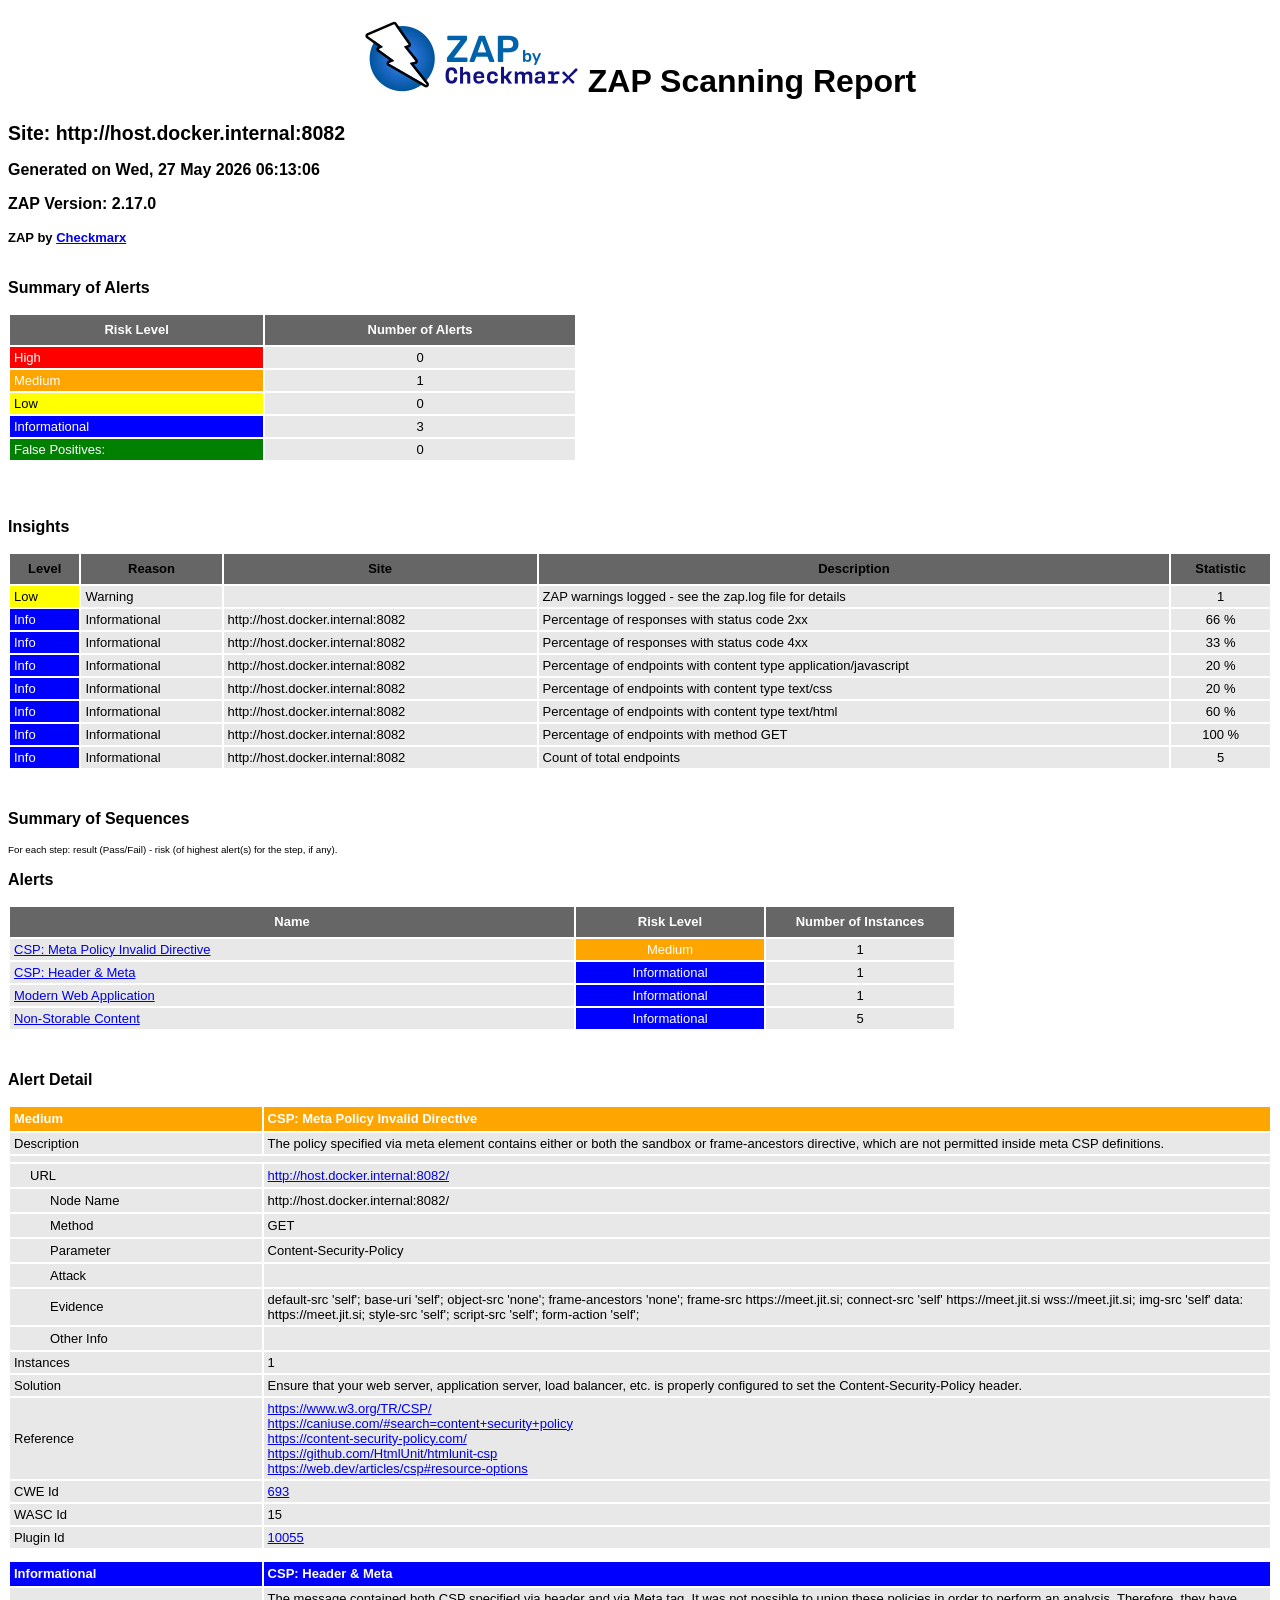
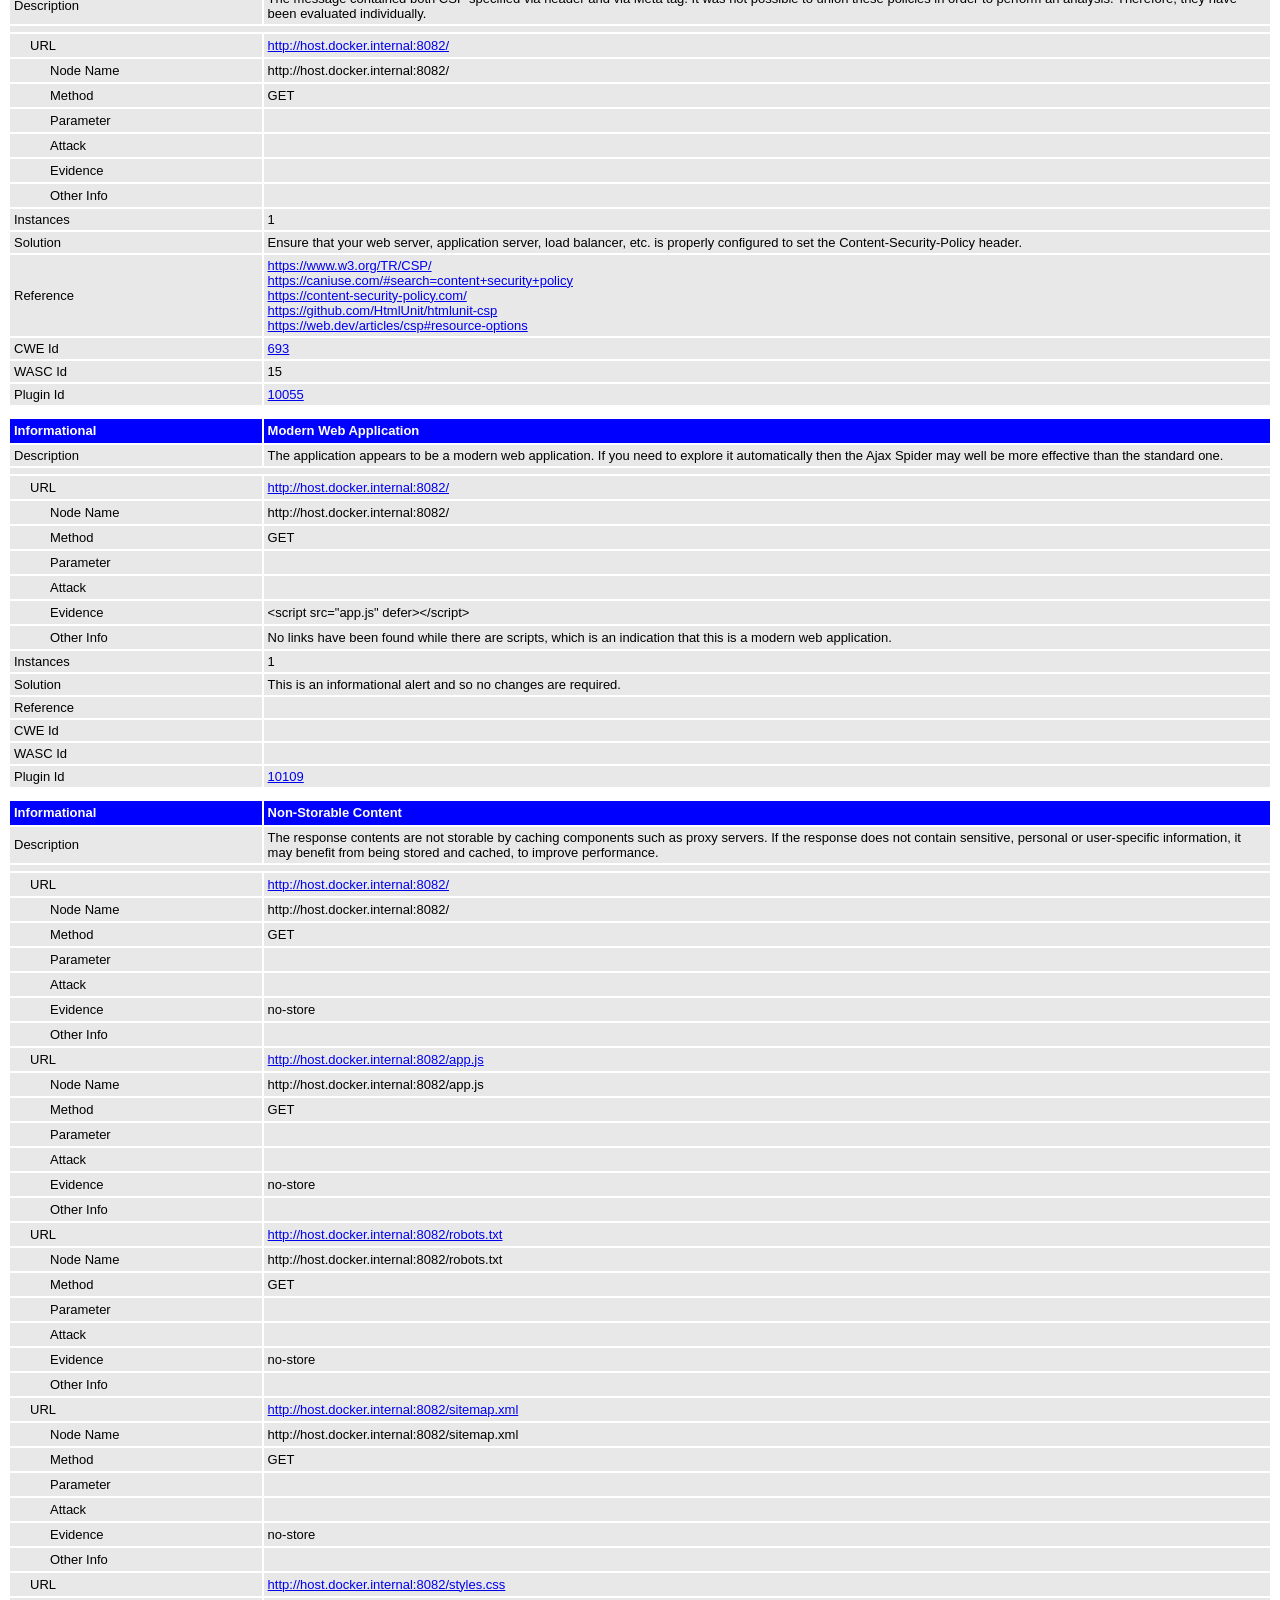
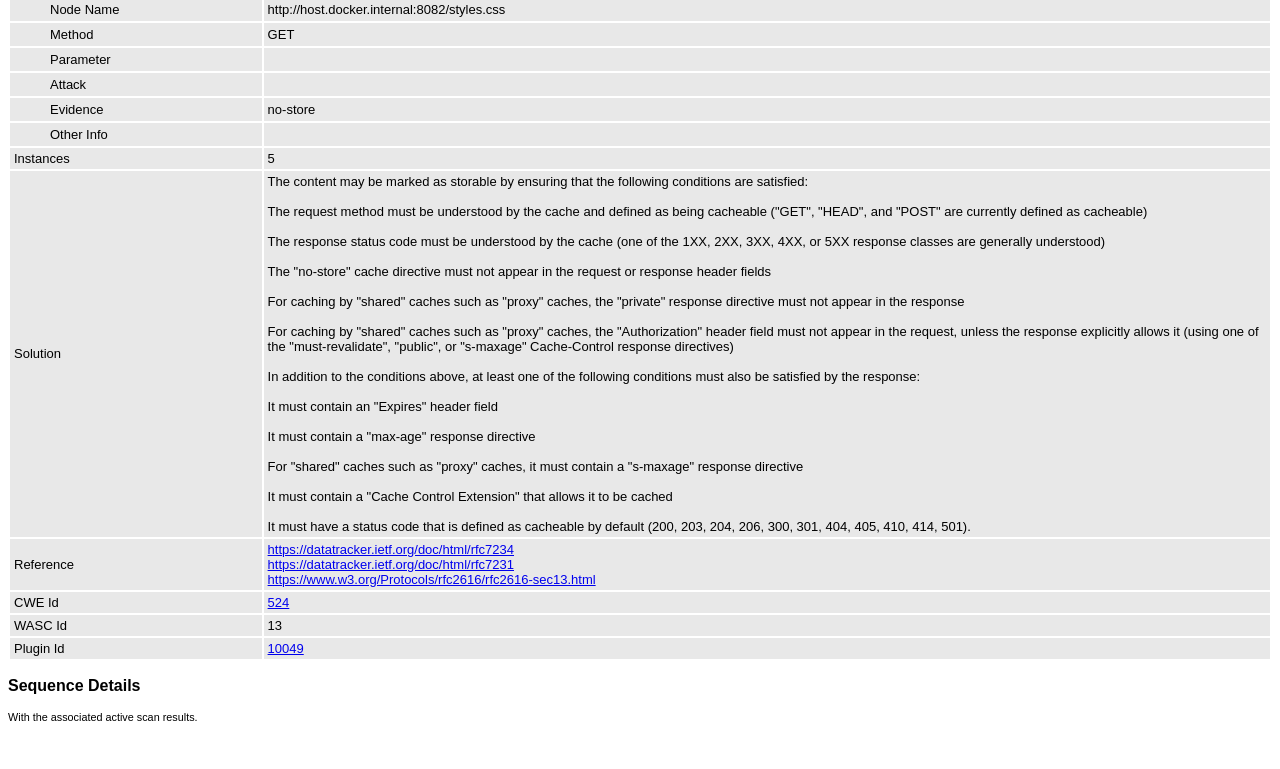
<file: reports/zap-secure-report.html>
<!DOCTYPE html>
<html>
<head>
<META http-equiv="Content-Type" content="text/html; charset=UTF-8" />
<title>ZAP Scanning Report</title>
<style type="text/css">
body {
	font-family: "Helvetica Neue", Helvetica, Arial, sans-serif;
	color: #000;
	font-size: 13px;
}

h1 {
	text-align: center;
	font-weight: bold;
	font-size: 32px
}

h3 {
	font-size: 16px;
}

table {
	border: none;
	font-size: 13px;
}

td, th {
	padding: 3px 4px;
	word-break: break-word;
}

th {
	font-weight: bold;
	background-color: #666666;
}

td {
	background-color: #e8e8e8;
}

.spacer {
	margin: 10px;
}

.spacer-lg {
	margin: 40px;
}

.indent1 {
	padding: 4px 20px;
}

.indent2 {
	padding: 4px 40px;
}

.risk-3 {
	background-color: red;
	color: #FFF;
}

.risk-2 {
	background-color: orange;
	color: #FFF;
}

.risk-1 {
	background-color: yellow;
	color: #000;
}

.risk-0 {
	background-color: blue;
	color: #FFF;
}

.risk--1 {
	background-color: green;
	color: #FFF;
}

.summary {
	width: 45%;
}

.summary th {
	color: #FFF;
}

.summary100 {
	width: 100%;
}

.summary80 {
	width: 80%;
}

.tdconstrainer {
	width: 9.1%;
	padding: 0
}

.alerts {
	width: 75%;
}

.alerts th {
	color: #FFF;
}

.results {
	width: 100%;
}

.results th {
	text-align: left;
}

.left-header {
	display: inline-block;
}

.pass {
	background: green;
	color: white
}

.pass::before {
	content: '\2714';
	color: white
}

.fail {
	background: red;
	color: white
}

.fail::before {
	content: '\2716';
	color: white
}

.alert-3b::before {
	content: '\2691';
	color: red
}

.alert-2b::before {
	content: '\2691 ';
	color: orange
}

.alert-1b::before {
	content: '\2691';
	color: yellow
}

.alert-0b::before {
	content: '\2691';
	color: blue
}

.alert-3a::after {
	content: '\2691';
	color: red
}

.alert-2a::after {
	content: '\2691 ';
	color: orange
}

.alert-1a::after {
	content: '\2691';
	color: yellow
}

.alert-0a::after {
	content: '\2691';
	color: blue
}

.lm2 {
	margin-left: 2em;
}

.smallnote {
	font-size: 0.75em
}

.alwayswhite {
	color: white
}
</style>
</head>
<body>
	<h1>
		<!-- The ZAP by Checkmark Logo -->
		<img
			src="[data-uri]"
			alt="" />
		ZAP Scanning Report
	</h1>
	<p />
	

	<h2>
		
		Site: http://host.docker.internal:8082
		
	</h2>

	<h3>
		Generated on Wed, 27 May 2026 06:13:06
	</h3>

	<h3>
		ZAP Version: 2.17.0
	</h3>

	<h4>
		ZAP by <a href="https://checkmarx.com/">Checkmarx</a>
	</h4>

	
		<h3 class="left-header">Summary of Alerts</h3>
		<table class="summary">
			<tr>
				<th width="45%"
					height="24">Risk Level</th>
				<th width="55%"
					align="center">Number of Alerts</th>
			</tr>
			<tr>
				<td class="risk-3">
					<div>High</div>
				</td>
				<td align="center">
					<div>0</div>
				</td>
			</tr>
			<tr>
				<td class="risk-2">
					<div>Medium</div>
				</td>
				<td align="center">
					<div>1</div>
				</td>
			</tr>
			<tr>
				<td class="risk-1">
					<div>Low</div>
				</td>
				<td align="center">
					<div>0</div>
				</td>
			</tr>
			<tr>
				<td class="risk-0">
					<div>Informational</div>
				</td>
				<td align="center">
					<div>3</div>
				</td>
			</tr>
			<tr>
				<td class="risk--1">
					<div>				False Positives:</div>
				</td>
				<td align="center">
					<div>0</div>
				</td>
			</tr>
		</table>
		<div class="spacer-lg"></div>
	
	
	
		<h3 class="left-header">Insights</h3>
		<table class="summary100">
			<tr>
				<th height="24">Level</th>
				<th>Reason</th>
				<th>Site</th>
				<th>Description</th>
				<th>Statistic</th>
			</tr>
			
				<tr>
				<td class="risk-1">
					<div>Low</div>
				</td>
				<td>
					<div>Warning</div>
				</td>
				<td>
					<div></div>
				</td>
				<td>
					<div>ZAP warnings logged - see the zap.log file for details</div>
				</td>
				<td align="center">
					<div>1   </div>
				</td>
				</tr>
			
				<tr>
				<td class="risk-0">
					<div>Info</div>
				</td>
				<td>
					<div>Informational</div>
				</td>
				<td>
					<div>http://host.docker.internal:8082</div>
				</td>
				<td>
					<div>Percentage of responses with status code 2xx</div>
				</td>
				<td align="center">
					<div>66 %</div>
				</td>
				</tr>
			
				<tr>
				<td class="risk-0">
					<div>Info</div>
				</td>
				<td>
					<div>Informational</div>
				</td>
				<td>
					<div>http://host.docker.internal:8082</div>
				</td>
				<td>
					<div>Percentage of responses with status code 4xx</div>
				</td>
				<td align="center">
					<div>33 %</div>
				</td>
				</tr>
			
				<tr>
				<td class="risk-0">
					<div>Info</div>
				</td>
				<td>
					<div>Informational</div>
				</td>
				<td>
					<div>http://host.docker.internal:8082</div>
				</td>
				<td>
					<div>Percentage of endpoints with content type application/javascript</div>
				</td>
				<td align="center">
					<div>20 %</div>
				</td>
				</tr>
			
				<tr>
				<td class="risk-0">
					<div>Info</div>
				</td>
				<td>
					<div>Informational</div>
				</td>
				<td>
					<div>http://host.docker.internal:8082</div>
				</td>
				<td>
					<div>Percentage of endpoints with content type text/css</div>
				</td>
				<td align="center">
					<div>20 %</div>
				</td>
				</tr>
			
				<tr>
				<td class="risk-0">
					<div>Info</div>
				</td>
				<td>
					<div>Informational</div>
				</td>
				<td>
					<div>http://host.docker.internal:8082</div>
				</td>
				<td>
					<div>Percentage of endpoints with content type text/html</div>
				</td>
				<td align="center">
					<div>60 %</div>
				</td>
				</tr>
			
				<tr>
				<td class="risk-0">
					<div>Info</div>
				</td>
				<td>
					<div>Informational</div>
				</td>
				<td>
					<div>http://host.docker.internal:8082</div>
				</td>
				<td>
					<div>Percentage of endpoints with method GET</div>
				</td>
				<td align="center">
					<div>100 %</div>
				</td>
				</tr>
			
				<tr>
				<td class="risk-0">
					<div>Info</div>
				</td>
				<td>
					<div>Informational</div>
				</td>
				<td>
					<div>http://host.docker.internal:8082</div>
				</td>
				<td>
					<div>Count of total endpoints</div>
				</td>
				<td align="center">
					<div>5   </div>
				</td>
				</tr>
			
		</table>
		<div class="spacer-lg"></div>
	

	
		
			<h3>Summary of Sequences</h3>
			<p class="smallnote">For each step: result (Pass/Fail) - risk (of highest alert(s) for the step, if any).</p>

			
				</table>
			
		
	</th:block>

	
		<h3>Alerts</h3>
		<table class="alerts">
			<tr>
				<th width="60%" height="24">Name</th>
				<th width="20%"
					align="center">Risk Level</th>
				<th width="20%"
					align="center">Number of Instances</th>
			</tr>
			<tr>
				<td><a href="#10055">CSP: Meta Policy Invalid Directive</a></td>
				<td align="center" class="risk-2">Medium</td>
				
				
				<td align="center">1</td>
				
			</tr>
			<tr>
				<td><a href="#10055">CSP: Header &amp; Meta</a></td>
				<td align="center" class="risk-0">Informational</td>
				
				
				<td align="center">1</td>
				
			</tr>
			<tr>
				<td><a href="#10109">Modern Web Application</a></td>
				<td align="center" class="risk-0">Informational</td>
				
				
				<td align="center">1</td>
				
			</tr>
			<tr>
				<td><a href="#10049">Non-Storable Content</a></td>
				<td align="center" class="risk-0">Informational</td>
				
				
				<td align="center">5</td>
				
			</tr>
		</table>
		<div class="spacer-lg"></div>
	

	
		<h3>Alert Detail</h3>
		
			<table class="results">
				<tr height="24">
					<th width="20%" class="risk-2"><a
						id="10055"></a>
						<div>Medium</div></th>
					<th class="risk-2">CSP: Meta Policy Invalid Directive</th>
				</tr>
				<tr>
					<td width="20%">Description</td>
					<td width="80%">
							<div>The policy specified via meta element contains either or both the sandbox or frame-ancestors directive, which are not permitted inside meta CSP definitions.</div>
							
						</td>
				</tr>
				<TR vAlign="top">
					<TD colspan="2"></TD>
				</TR>
				
					<tr>
						<td width="20%"
							class="indent1">URL</td>
						<td width="80%"><a href="http://host.docker.internal:8082/">http://host.docker.internal:8082/</a></td>
					</tr>
					<tr>
						<td width="20%"
							class="indent2">Node Name</td>
						<td width="80%">http://host.docker.internal:8082/</td>
					</tr>
					<tr>
						<td width="20%"
							class="indent2">Method</td>
						<td width="80%">GET</td>
					</tr>
					<tr>
						<td width="20%"
							class="indent2">Parameter</td>
						<td width="80%">Content-Security-Policy</td>
					</tr>
					<tr>
						<td width="20%"
							class="indent2">Attack</td>
						<td width="80%"></td>
					</tr>
					<tr>
						<td width="20%"
							class="indent2">Evidence</td>
						<td width="80%">default-src &#39;self&#39;; base-uri &#39;self&#39;; object-src &#39;none&#39;; frame-ancestors &#39;none&#39;; frame-src https://meet.jit.si; connect-src &#39;self&#39; https://meet.jit.si wss://meet.jit.si; img-src &#39;self&#39; data: https://meet.jit.si; style-src &#39;self&#39;; script-src &#39;self&#39;; form-action &#39;self&#39;;</td>
					</tr>
					<tr>
						<td width="20%"
							class="indent2">Other Info</td>
						<td width="80%"></td>
					</tr>
				
				<tr>
					<td width="20%">Instances</td>
					
					
					<td width="80%">1</td>
					
				</tr>
				<tr>
					<td width="20%">Solution</td>
					<td width="80%">
							<div>Ensure that your web server, application server, load balancer, etc. is properly configured to set the Content-Security-Policy header.</div>
							
						</td>
				</tr>
				<tr>
					<td width="20%">Reference</td>
					<td width="80%">
							<a href="https://www.w3.org/TR/CSP/">https://www.w3.org/TR/CSP/</a>
							<br />
						
							<a href="https://caniuse.com/#search=content+security+policy">https://caniuse.com/#search=content+security+policy</a>
							<br />
						
							<a href="https://content-security-policy.com/">https://content-security-policy.com/</a>
							<br />
						
							<a href="https://github.com/HtmlUnit/htmlunit-csp">https://github.com/HtmlUnit/htmlunit-csp</a>
							<br />
						
							<a href="https://web.dev/articles/csp#resource-options">https://web.dev/articles/csp#resource-options</a>
							
						</td>
				</tr>
				<tr>
					<td width="20%">CWE Id</td>
					<td width="80%"><a
						href="https://cwe.mitre.org/data/definitions/693.html">693</a></td>
				</tr>
				<tr>
					<td width="20%">WASC Id</td>
					<td width="80%">15</td>
				</tr>
				<tr>
					<td width="20%">Plugin Id</td>
					<td width="80%"><a
						href="https://www.zaproxy.org/docs/alerts/10055/">10055</a></td>
				</tr>
			</table>
			<div class="spacer"></div>
		
			<table class="results">
				<tr height="24">
					<th width="20%" class="risk-0"><a
						id="10055"></a>
						<div>Informational</div></th>
					<th class="risk-0">CSP: Header &amp; Meta</th>
				</tr>
				<tr>
					<td width="20%">Description</td>
					<td width="80%">
							<div>The message contained both CSP specified via header and via Meta tag. It was not possible to union these policies in order to perform an analysis. Therefore, they have been evaluated individually.</div>
							
						</td>
				</tr>
				<TR vAlign="top">
					<TD colspan="2"></TD>
				</TR>
				
					<tr>
						<td width="20%"
							class="indent1">URL</td>
						<td width="80%"><a href="http://host.docker.internal:8082/">http://host.docker.internal:8082/</a></td>
					</tr>
					<tr>
						<td width="20%"
							class="indent2">Node Name</td>
						<td width="80%">http://host.docker.internal:8082/</td>
					</tr>
					<tr>
						<td width="20%"
							class="indent2">Method</td>
						<td width="80%">GET</td>
					</tr>
					<tr>
						<td width="20%"
							class="indent2">Parameter</td>
						<td width="80%"></td>
					</tr>
					<tr>
						<td width="20%"
							class="indent2">Attack</td>
						<td width="80%"></td>
					</tr>
					<tr>
						<td width="20%"
							class="indent2">Evidence</td>
						<td width="80%"></td>
					</tr>
					<tr>
						<td width="20%"
							class="indent2">Other Info</td>
						<td width="80%"></td>
					</tr>
				
				<tr>
					<td width="20%">Instances</td>
					
					
					<td width="80%">1</td>
					
				</tr>
				<tr>
					<td width="20%">Solution</td>
					<td width="80%">
							<div>Ensure that your web server, application server, load balancer, etc. is properly configured to set the Content-Security-Policy header.</div>
							
						</td>
				</tr>
				<tr>
					<td width="20%">Reference</td>
					<td width="80%">
							<a href="https://www.w3.org/TR/CSP/">https://www.w3.org/TR/CSP/</a>
							<br />
						
							<a href="https://caniuse.com/#search=content+security+policy">https://caniuse.com/#search=content+security+policy</a>
							<br />
						
							<a href="https://content-security-policy.com/">https://content-security-policy.com/</a>
							<br />
						
							<a href="https://github.com/HtmlUnit/htmlunit-csp">https://github.com/HtmlUnit/htmlunit-csp</a>
							<br />
						
							<a href="https://web.dev/articles/csp#resource-options">https://web.dev/articles/csp#resource-options</a>
							
						</td>
				</tr>
				<tr>
					<td width="20%">CWE Id</td>
					<td width="80%"><a
						href="https://cwe.mitre.org/data/definitions/693.html">693</a></td>
				</tr>
				<tr>
					<td width="20%">WASC Id</td>
					<td width="80%">15</td>
				</tr>
				<tr>
					<td width="20%">Plugin Id</td>
					<td width="80%"><a
						href="https://www.zaproxy.org/docs/alerts/10055/">10055</a></td>
				</tr>
			</table>
			<div class="spacer"></div>
		
			<table class="results">
				<tr height="24">
					<th width="20%" class="risk-0"><a
						id="10109"></a>
						<div>Informational</div></th>
					<th class="risk-0">Modern Web Application</th>
				</tr>
				<tr>
					<td width="20%">Description</td>
					<td width="80%">
							<div>The application appears to be a modern web application. If you need to explore it automatically then the Ajax Spider may well be more effective than the standard one.</div>
							
						</td>
				</tr>
				<TR vAlign="top">
					<TD colspan="2"></TD>
				</TR>
				
					<tr>
						<td width="20%"
							class="indent1">URL</td>
						<td width="80%"><a href="http://host.docker.internal:8082/">http://host.docker.internal:8082/</a></td>
					</tr>
					<tr>
						<td width="20%"
							class="indent2">Node Name</td>
						<td width="80%">http://host.docker.internal:8082/</td>
					</tr>
					<tr>
						<td width="20%"
							class="indent2">Method</td>
						<td width="80%">GET</td>
					</tr>
					<tr>
						<td width="20%"
							class="indent2">Parameter</td>
						<td width="80%"></td>
					</tr>
					<tr>
						<td width="20%"
							class="indent2">Attack</td>
						<td width="80%"></td>
					</tr>
					<tr>
						<td width="20%"
							class="indent2">Evidence</td>
						<td width="80%">&lt;script src=&quot;app.js&quot; defer&gt;&lt;/script&gt;</td>
					</tr>
					<tr>
						<td width="20%"
							class="indent2">Other Info</td>
						<td width="80%">
							<div>No links have been found while there are scripts, which is an indication that this is a modern web application.</div>
							
						</td>
					</tr>
				
				<tr>
					<td width="20%">Instances</td>
					
					
					<td width="80%">1</td>
					
				</tr>
				<tr>
					<td width="20%">Solution</td>
					<td width="80%">
							<div>This is an informational alert and so no changes are required.</div>
							
						</td>
				</tr>
				<tr>
					<td width="20%">Reference</td>
					<td width="80%"></td>
				</tr>
				<tr>
					<td width="20%">CWE Id</td>
					<td width="80%"></td>
				</tr>
				<tr>
					<td width="20%">WASC Id</td>
					<td width="80%"></td>
				</tr>
				<tr>
					<td width="20%">Plugin Id</td>
					<td width="80%"><a
						href="https://www.zaproxy.org/docs/alerts/10109/">10109</a></td>
				</tr>
			</table>
			<div class="spacer"></div>
		
			<table class="results">
				<tr height="24">
					<th width="20%" class="risk-0"><a
						id="10049"></a>
						<div>Informational</div></th>
					<th class="risk-0">Non-Storable Content</th>
				</tr>
				<tr>
					<td width="20%">Description</td>
					<td width="80%">
							<div>The response contents are not storable by caching components such as proxy servers. If the response does not contain sensitive, personal or user-specific information, it may benefit from being stored and cached, to improve performance.</div>
							
						</td>
				</tr>
				<TR vAlign="top">
					<TD colspan="2"></TD>
				</TR>
				
					<tr>
						<td width="20%"
							class="indent1">URL</td>
						<td width="80%"><a href="http://host.docker.internal:8082/">http://host.docker.internal:8082/</a></td>
					</tr>
					<tr>
						<td width="20%"
							class="indent2">Node Name</td>
						<td width="80%">http://host.docker.internal:8082/</td>
					</tr>
					<tr>
						<td width="20%"
							class="indent2">Method</td>
						<td width="80%">GET</td>
					</tr>
					<tr>
						<td width="20%"
							class="indent2">Parameter</td>
						<td width="80%"></td>
					</tr>
					<tr>
						<td width="20%"
							class="indent2">Attack</td>
						<td width="80%"></td>
					</tr>
					<tr>
						<td width="20%"
							class="indent2">Evidence</td>
						<td width="80%">no-store</td>
					</tr>
					<tr>
						<td width="20%"
							class="indent2">Other Info</td>
						<td width="80%"></td>
					</tr>
				
					<tr>
						<td width="20%"
							class="indent1">URL</td>
						<td width="80%"><a href="http://host.docker.internal:8082/app.js">http://host.docker.internal:8082/app.js</a></td>
					</tr>
					<tr>
						<td width="20%"
							class="indent2">Node Name</td>
						<td width="80%">http://host.docker.internal:8082/app.js</td>
					</tr>
					<tr>
						<td width="20%"
							class="indent2">Method</td>
						<td width="80%">GET</td>
					</tr>
					<tr>
						<td width="20%"
							class="indent2">Parameter</td>
						<td width="80%"></td>
					</tr>
					<tr>
						<td width="20%"
							class="indent2">Attack</td>
						<td width="80%"></td>
					</tr>
					<tr>
						<td width="20%"
							class="indent2">Evidence</td>
						<td width="80%">no-store</td>
					</tr>
					<tr>
						<td width="20%"
							class="indent2">Other Info</td>
						<td width="80%"></td>
					</tr>
				
					<tr>
						<td width="20%"
							class="indent1">URL</td>
						<td width="80%"><a href="http://host.docker.internal:8082/robots.txt">http://host.docker.internal:8082/robots.txt</a></td>
					</tr>
					<tr>
						<td width="20%"
							class="indent2">Node Name</td>
						<td width="80%">http://host.docker.internal:8082/robots.txt</td>
					</tr>
					<tr>
						<td width="20%"
							class="indent2">Method</td>
						<td width="80%">GET</td>
					</tr>
					<tr>
						<td width="20%"
							class="indent2">Parameter</td>
						<td width="80%"></td>
					</tr>
					<tr>
						<td width="20%"
							class="indent2">Attack</td>
						<td width="80%"></td>
					</tr>
					<tr>
						<td width="20%"
							class="indent2">Evidence</td>
						<td width="80%">no-store</td>
					</tr>
					<tr>
						<td width="20%"
							class="indent2">Other Info</td>
						<td width="80%"></td>
					</tr>
				
					<tr>
						<td width="20%"
							class="indent1">URL</td>
						<td width="80%"><a href="http://host.docker.internal:8082/sitemap.xml">http://host.docker.internal:8082/sitemap.xml</a></td>
					</tr>
					<tr>
						<td width="20%"
							class="indent2">Node Name</td>
						<td width="80%">http://host.docker.internal:8082/sitemap.xml</td>
					</tr>
					<tr>
						<td width="20%"
							class="indent2">Method</td>
						<td width="80%">GET</td>
					</tr>
					<tr>
						<td width="20%"
							class="indent2">Parameter</td>
						<td width="80%"></td>
					</tr>
					<tr>
						<td width="20%"
							class="indent2">Attack</td>
						<td width="80%"></td>
					</tr>
					<tr>
						<td width="20%"
							class="indent2">Evidence</td>
						<td width="80%">no-store</td>
					</tr>
					<tr>
						<td width="20%"
							class="indent2">Other Info</td>
						<td width="80%"></td>
					</tr>
				
					<tr>
						<td width="20%"
							class="indent1">URL</td>
						<td width="80%"><a href="http://host.docker.internal:8082/styles.css">http://host.docker.internal:8082/styles.css</a></td>
					</tr>
					<tr>
						<td width="20%"
							class="indent2">Node Name</td>
						<td width="80%">http://host.docker.internal:8082/styles.css</td>
					</tr>
					<tr>
						<td width="20%"
							class="indent2">Method</td>
						<td width="80%">GET</td>
					</tr>
					<tr>
						<td width="20%"
							class="indent2">Parameter</td>
						<td width="80%"></td>
					</tr>
					<tr>
						<td width="20%"
							class="indent2">Attack</td>
						<td width="80%"></td>
					</tr>
					<tr>
						<td width="20%"
							class="indent2">Evidence</td>
						<td width="80%">no-store</td>
					</tr>
					<tr>
						<td width="20%"
							class="indent2">Other Info</td>
						<td width="80%"></td>
					</tr>
				
				<tr>
					<td width="20%">Instances</td>
					
					
					<td width="80%">5</td>
					
				</tr>
				<tr>
					<td width="20%">Solution</td>
					<td width="80%">
							<div>The content may be marked as storable by ensuring that the following conditions are satisfied:</div>
							<br />
						
							<div>The request method must be understood by the cache and defined as being cacheable (&quot;GET&quot;, &quot;HEAD&quot;, and &quot;POST&quot; are currently defined as cacheable)</div>
							<br />
						
							<div>The response status code must be understood by the cache (one of the 1XX, 2XX, 3XX, 4XX, or 5XX response classes are generally understood)</div>
							<br />
						
							<div>The &quot;no-store&quot; cache directive must not appear in the request or response header fields</div>
							<br />
						
							<div>For caching by &quot;shared&quot; caches such as &quot;proxy&quot; caches, the &quot;private&quot; response directive must not appear in the response</div>
							<br />
						
							<div>For caching by &quot;shared&quot; caches such as &quot;proxy&quot; caches, the &quot;Authorization&quot; header field must not appear in the request, unless the response explicitly allows it (using one of the &quot;must-revalidate&quot;, &quot;public&quot;, or &quot;s-maxage&quot; Cache-Control response directives)</div>
							<br />
						
							<div>In addition to the conditions above, at least one of the following conditions must also be satisfied by the response:</div>
							<br />
						
							<div>It must contain an &quot;Expires&quot; header field</div>
							<br />
						
							<div>It must contain a &quot;max-age&quot; response directive</div>
							<br />
						
							<div>For &quot;shared&quot; caches such as &quot;proxy&quot; caches, it must contain a &quot;s-maxage&quot; response directive</div>
							<br />
						
							<div>It must contain a &quot;Cache Control Extension&quot; that allows it to be cached</div>
							<br />
						
							<div>It must have a status code that is defined as cacheable by default (200, 203, 204, 206, 300, 301, 404, 405, 410, 414, 501).</div>
							
						</td>
				</tr>
				<tr>
					<td width="20%">Reference</td>
					<td width="80%">
							<a href="https://datatracker.ietf.org/doc/html/rfc7234">https://datatracker.ietf.org/doc/html/rfc7234</a>
							<br />
						
							<a href="https://datatracker.ietf.org/doc/html/rfc7231">https://datatracker.ietf.org/doc/html/rfc7231</a>
							<br />
						
							<a href="https://www.w3.org/Protocols/rfc2616/rfc2616-sec13.html">https://www.w3.org/Protocols/rfc2616/rfc2616-sec13.html</a>
							
						</td>
				</tr>
				<tr>
					<td width="20%">CWE Id</td>
					<td width="80%"><a
						href="https://cwe.mitre.org/data/definitions/524.html">524</a></td>
				</tr>
				<tr>
					<td width="20%">WASC Id</td>
					<td width="80%">13</td>
				</tr>
				<tr>
					<td width="20%">Plugin Id</td>
					<td width="80%"><a
						href="https://www.zaproxy.org/docs/alerts/10049/">10049</a></td>
				</tr>
			</table>
			<div class="spacer"></div>
		
	

	
		
			<h3>Sequence Details</h3>
			<sup>With the associated active scan results.</sup>

			

			<div class="spacer-lg"></div>

		
	

</body>
</html>
</file>
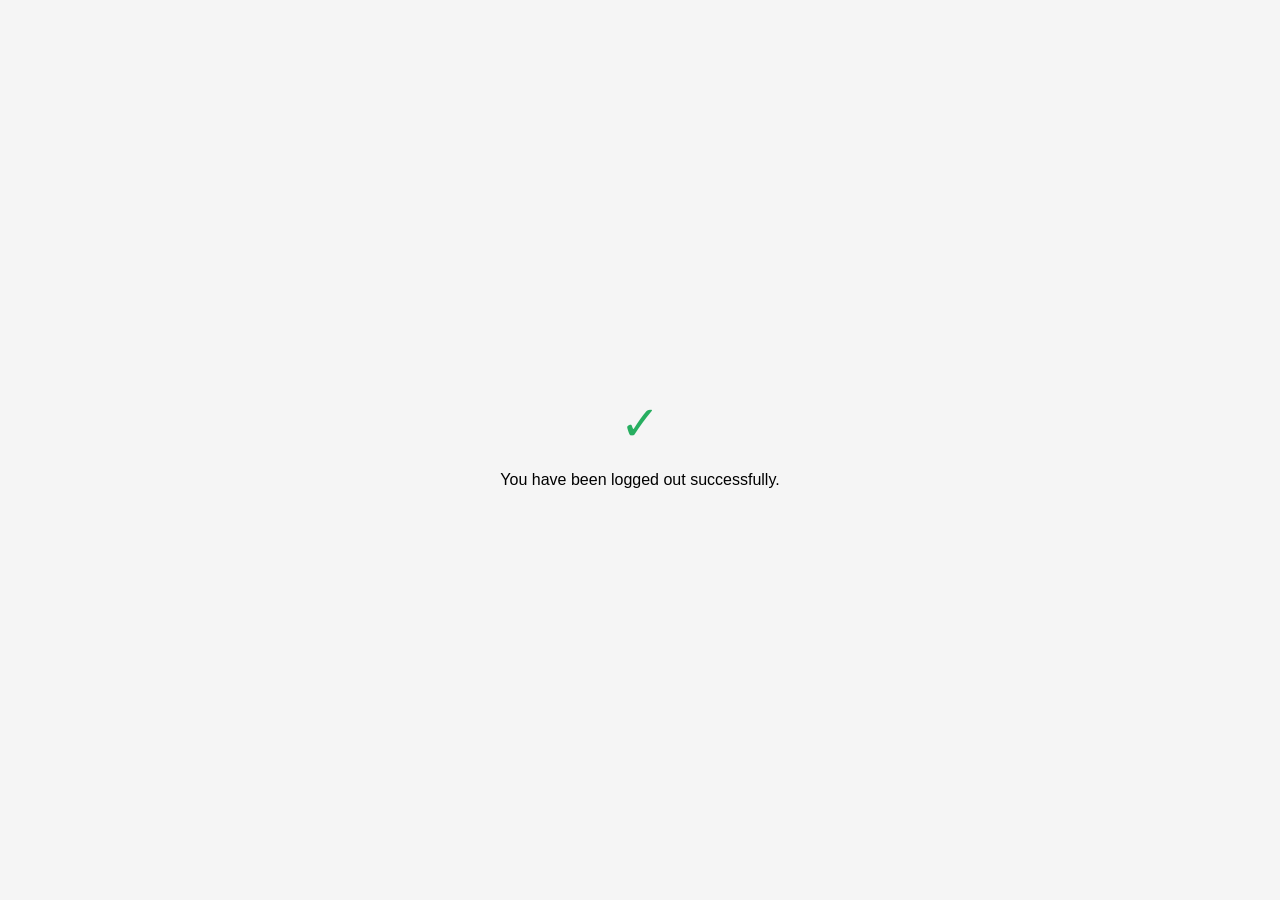
<file: jitsi-meet/static/logout.html>
<!DOCTYPE html>
<html lang="en">
<head>
    <meta charset="UTF-8">
    <meta name="viewport" content="width=device-width, initial-scale=1.0">
    <title>Logged Out</title>
    <style>
        body {
            font-family: Arial, sans-serif;
            display: flex;
            justify-content: center;
            align-items: center;
            height: 100vh;
            margin: 0;
            background-color: #f5f5f5;
        }
        .container {
            text-align: center;
            padding: 20px;
        }
        .success {
            color: #27ae60;
            font-size: 48px;
            margin-bottom: 20px;
        }
    </style>
</head>
<body>
<div class="container">
    <div class="success">✓</div>
    <p>You have been logged out successfully.</p>
</div>

<script>
    // Notify parent window that logout is complete
    if (window.parent) {
        window.parent.postMessage({
            type: 'logout-success'
        }, window.location.origin);
    }
</script>
</body>
</html>
</file>
<file: 화상회의/zoom-/client/styles.css>
:root {
            --bg: #111522;
            --panel: #1a1f2f;
            --panel-strong: #22283b;
            --line: rgba(255, 255, 255, 0.12);
            --text: #f7fafc;
            --muted: #aab4c4;
            --cyan: #64d8e8;
            --green: #83e5a7;
            --amber: #f4ca64;
        }

        * {
            box-sizing: border-box;
            margin: 0;
            padding: 0;
        }

        body {
            min-height: 100vh;
            color: var(--text);
            font-family: "Segoe UI", "Noto Sans KR", Tahoma, Geneva, Verdana, sans-serif;
            background:
                linear-gradient(180deg, rgba(31, 37, 55, 0.96) 0%, rgba(17, 21, 34, 1) 44%),
                var(--bg);
        }

        .container {
            max-width: 1180px;
            margin: 0 auto;
            padding: 24px;
        }

        .app-header {
            display: flex;
            align-items: center;
            justify-content: space-between;
            gap: 24px;
            padding: 24px 0;
        }

        .brand-group {
            display: flex;
            align-items: center;
            gap: 18px;
        }

        .brand-mark,
        .placeholder-mark {
            display: grid;
            width: 56px;
            height: 56px;
            place-items: center;
            border: 1px solid rgba(100, 216, 232, 0.5);
            border-radius: 8px;
            background: linear-gradient(135deg, rgba(100, 216, 232, 0.18), rgba(131, 229, 167, 0.14));
            color: var(--cyan);
            font-weight: 800;
            letter-spacing: 0;
        }

        .eyebrow {
            color: var(--green);
            font-size: 0.78rem;
            font-weight: 800;
            letter-spacing: 0;
            text-transform: uppercase;
        }

        h1 {
            margin: 4px 0;
            font-size: 2.15rem;
            line-height: 1.15;
        }

        h2 {
            margin-top: 4px;
            font-size: 1.35rem;
            line-height: 1.25;
        }

        .subtitle {
            color: var(--muted);
            font-size: 0.95rem;
        }

        .header-meta,
        .status-pill {
            display: flex;
            flex-wrap: wrap;
            justify-content: flex-end;
            gap: 8px;
        }

        .header-meta span,
        .status-pill span {
            border: 1px solid var(--line);
            border-radius: 999px;
            padding: 8px 12px;
            background: rgba(255, 255, 255, 0.05);
            color: var(--muted);
            font-size: 0.78rem;
            white-space: nowrap;
        }

        .login-container,
        .meeting-container {
            background: rgba(26, 31, 47, 0.96);
            border: 1px solid var(--line);
            border-radius: 8px;
            box-shadow: 0 24px 70px rgba(0, 0, 0, 0.24);
            overflow: hidden;
        }

        .login-container {
            max-width: 430px;
            margin: 34px auto;
        }

        .meeting-container {
            display: none;
            margin-top: 18px;
        }

        .meeting-banner {
            display: flex;
            align-items: center;
            justify-content: space-between;
            gap: 16px;
            padding: 22px 26px;
            background: #151a29;
            border-bottom: 1px solid var(--line);
        }

        .form-group {
            margin-bottom: 20px;
        }

        label {
            display: block;
            margin-bottom: 8px;
            color: var(--muted);
            font-size: 0.9rem;
        }

        input[type="text"],
        input[type="password"],
        input[type="email"] {
            width: 100%;
            padding: 13px 14px;
            border: 1px solid rgba(255, 255, 255, 0.2);
            border-radius: 8px;
            background: rgba(255, 255, 255, 0.06);
            color: var(--text);
            font-size: 1rem;
            transition: border-color 0.2s, box-shadow 0.2s, background 0.2s;
        }

        input:focus {
            outline: none;
            border-color: var(--cyan);
            background: rgba(255, 255, 255, 0.08);
            box-shadow: 0 0 0 3px rgba(100, 216, 232, 0.16);
        }

        .btn {
            width: 100%;
            border: none;
            border-radius: 8px;
            padding: 14px;
            color: #101522;
            cursor: pointer;
            font-size: 1rem;
            font-weight: 800;
            transition: transform 0.2s, box-shadow 0.2s;
        }

        .btn-primary {
            background: linear-gradient(90deg, var(--cyan), var(--green));
        }

        .btn-primary:hover {
            transform: translateY(-1px);
            box-shadow: 0 12px 28px rgba(100, 216, 232, 0.22);
        }

        .btn-secondary {
            margin-top: 10px;
            border: 1px solid rgba(255, 255, 255, 0.3);
            background: transparent;
            color: var(--text);
        }

        .btn-secondary:hover {
            background: rgba(255, 255, 255, 0.1);
        }

        .tabs {
            display: flex;
            border-bottom: 1px solid var(--line);
            background: var(--panel-strong);
        }

        .tab {
            appearance: none;
            background: transparent;
            border: 0;
            padding: 15px 28px;
            border-bottom: 2px solid transparent;
            color: var(--text);
            cursor: pointer;
            font: inherit;
            font-weight: 700;
            transition: color 0.2s, border-color 0.2s, background 0.2s;
        }

        .tab:hover {
            background: rgba(255, 255, 255, 0.04);
        }

        .tab.active {
            border-bottom-color: var(--cyan);
            color: var(--cyan);
        }

        .tab-content {
            display: none;
            padding: 26px;
        }

        .tab-content.active {
            display: block;
        }

        .alert {
            margin-bottom: 20px;
            border-radius: 8px;
            padding: 14px;
        }

        .alert-info {
            border: 1px solid rgba(100, 216, 232, 0.28);
            background: rgba(100, 216, 232, 0.09);
        }

        .alert-success {
            border: 1px solid rgba(131, 229, 167, 0.28);
            background: rgba(131, 229, 167, 0.09);
        }

        .conference-shell {
            position: relative;
            min-height: 600px;
            background: #03050a;
            border-top: 1px solid var(--line);
            overflow: hidden;
        }

        #conference-frame {
            display: block;
            width: 100%;
            height: 600px;
            border: none;
            background: #03050a;
        }

        .conference-placeholder {
            position: absolute;
            inset: 0;
            z-index: 3;
            display: grid;
            place-items: center;
            padding: 34px;
            background: #080b12;
            text-align: center;
        }

        .conference-placeholder > div {
            max-width: 460px;
        }

        .placeholder-mark {
            margin: 0 auto 18px;
            width: 70px;
            height: 70px;
            color: var(--green);
            font-size: 1.2rem;
        }

        .conference-placeholder strong {
            display: block;
            margin-bottom: 8px;
            font-size: 1.4rem;
        }

        .conference-placeholder span {
            color: var(--muted);
        }

        .conference-shell.is-live .conference-placeholder {
            display: none;
        }

        .conference-brand-overlay {
            position: absolute;
            top: 12px;
            left: 12px;
            z-index: 4;
            min-width: 188px;
            border: 1px solid rgba(100, 216, 232, 0.36);
            border-radius: 8px;
            padding: 10px 12px;
            background: linear-gradient(90deg, rgba(3, 5, 10, 0.98), rgba(17, 21, 34, 0.92));
            box-shadow: 0 10px 28px rgba(0, 0, 0, 0.28);
            pointer-events: none;
        }

        .conference-brand-overlay strong,
        .conference-brand-overlay span {
            display: block;
        }

        .conference-brand-overlay strong {
            color: var(--text);
            font-size: 0.95rem;
        }

        .conference-brand-overlay span {
            color: var(--green);
            font-size: 0.74rem;
            font-weight: 800;
        }

        .security-info {
            display: grid;
            grid-template-columns: repeat(4, minmax(0, 1fr));
            gap: 1px;
            background: var(--line);
            border-top: 1px solid var(--line);
        }

        .security-badge {
            padding: 18px 16px;
            background: #151a29;
            text-align: center;
        }

        .security-badge .icon {
            display: inline-grid;
            min-width: 48px;
            min-height: 30px;
            place-items: center;
            margin-bottom: 6px;
            border-radius: 8px;
            background: rgba(100, 216, 232, 0.1);
            color: var(--cyan);
            font-size: 0.8rem;
            font-weight: 900;
        }

        .security-badge .label {
            color: var(--muted);
            font-size: 0.8rem;
        }

        .security-badge .value {
            color: var(--green);
            font-weight: 800;
        }

        .feature-list {
            list-style: none;
        }

        .feature-list li {
            padding: 10px 0;
            border-bottom: 1px solid rgba(255, 255, 255, 0.06);
        }

        .feature-list li::before {
            content: "✓";
            margin-right: 10px;
            color: var(--green);
        }

        @media (max-width: 760px) {
            .container {
                padding: 16px;
            }

            .app-header,
            .meeting-banner {
                align-items: flex-start;
                flex-direction: column;
            }

            .tabs {
                overflow-x: auto;
            }

            .tab {
                flex: 0 0 auto;
                padding: 14px 18px;
            }

            .security-info {
                grid-template-columns: repeat(2, minmax(0, 1fr));
            }

            #conference-frame,
            .conference-shell {
                min-height: 480px;
                height: 480px;
            }
        }
</file>
